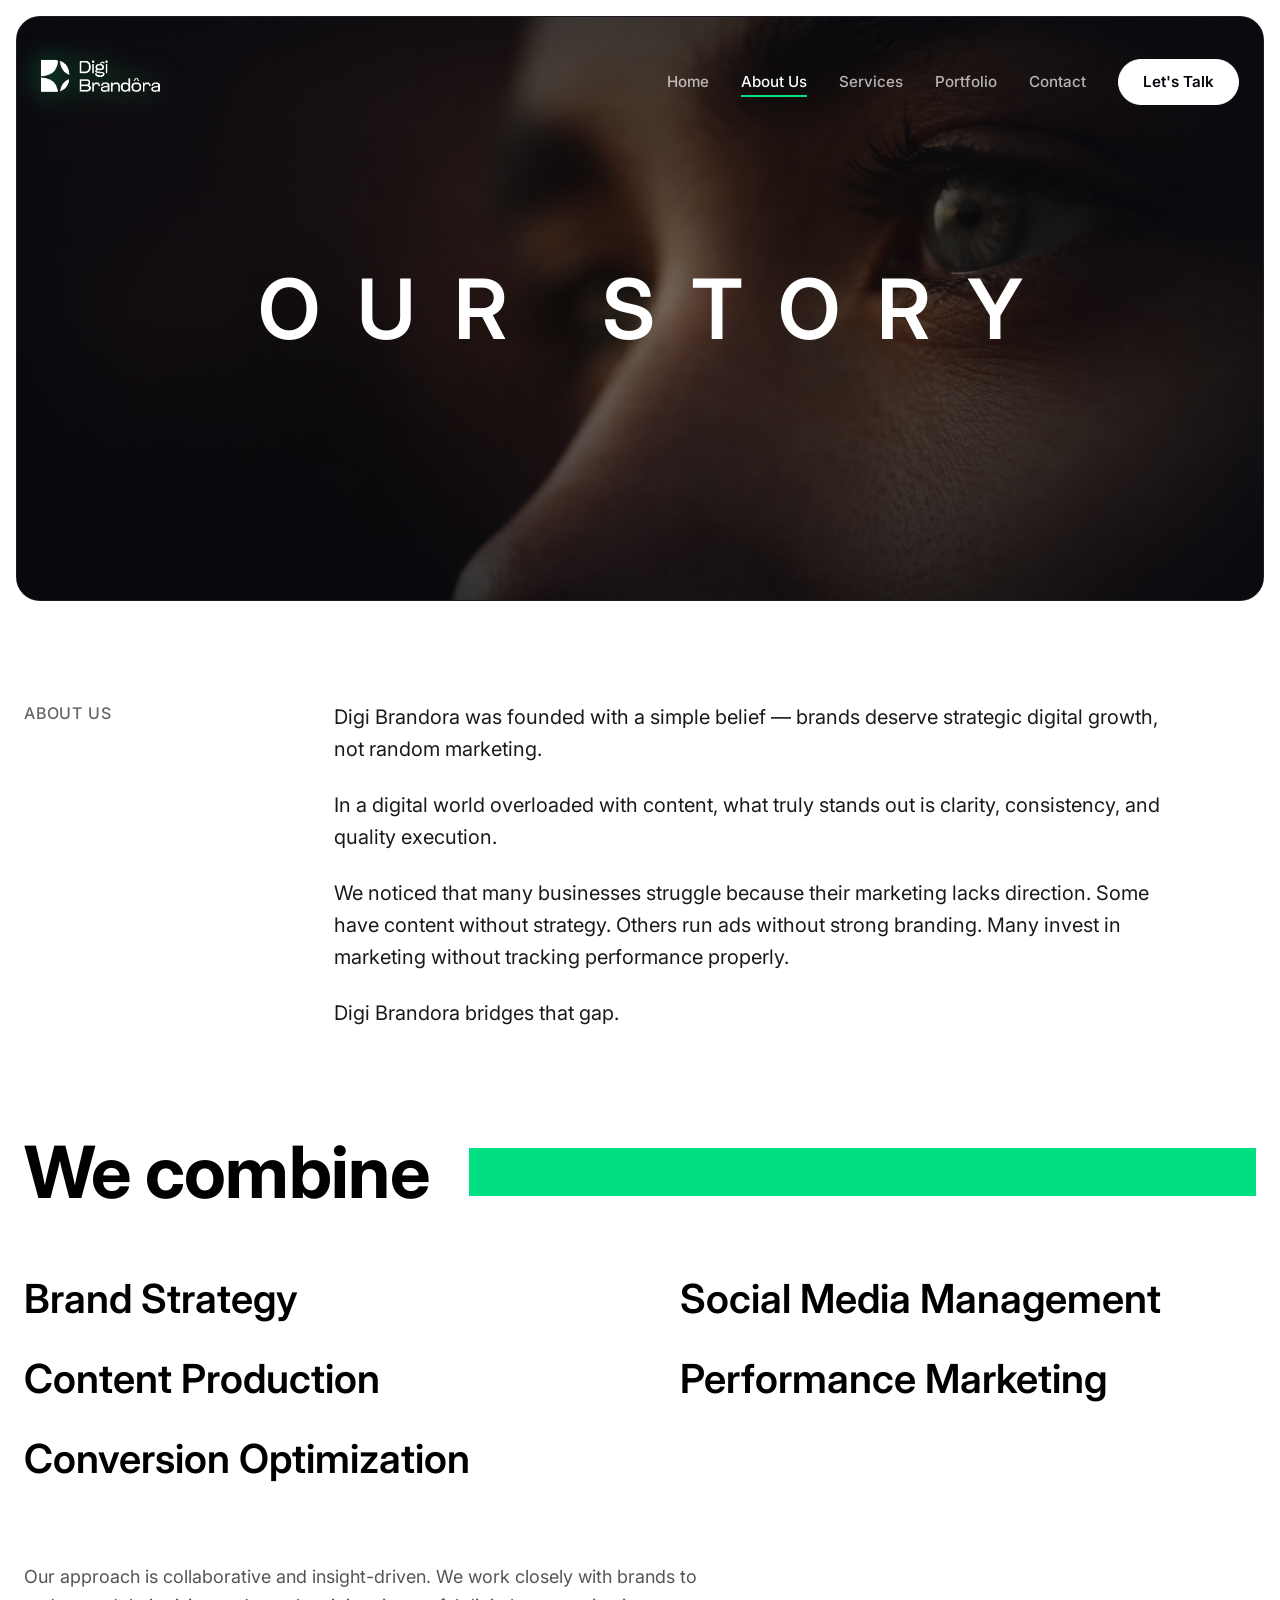
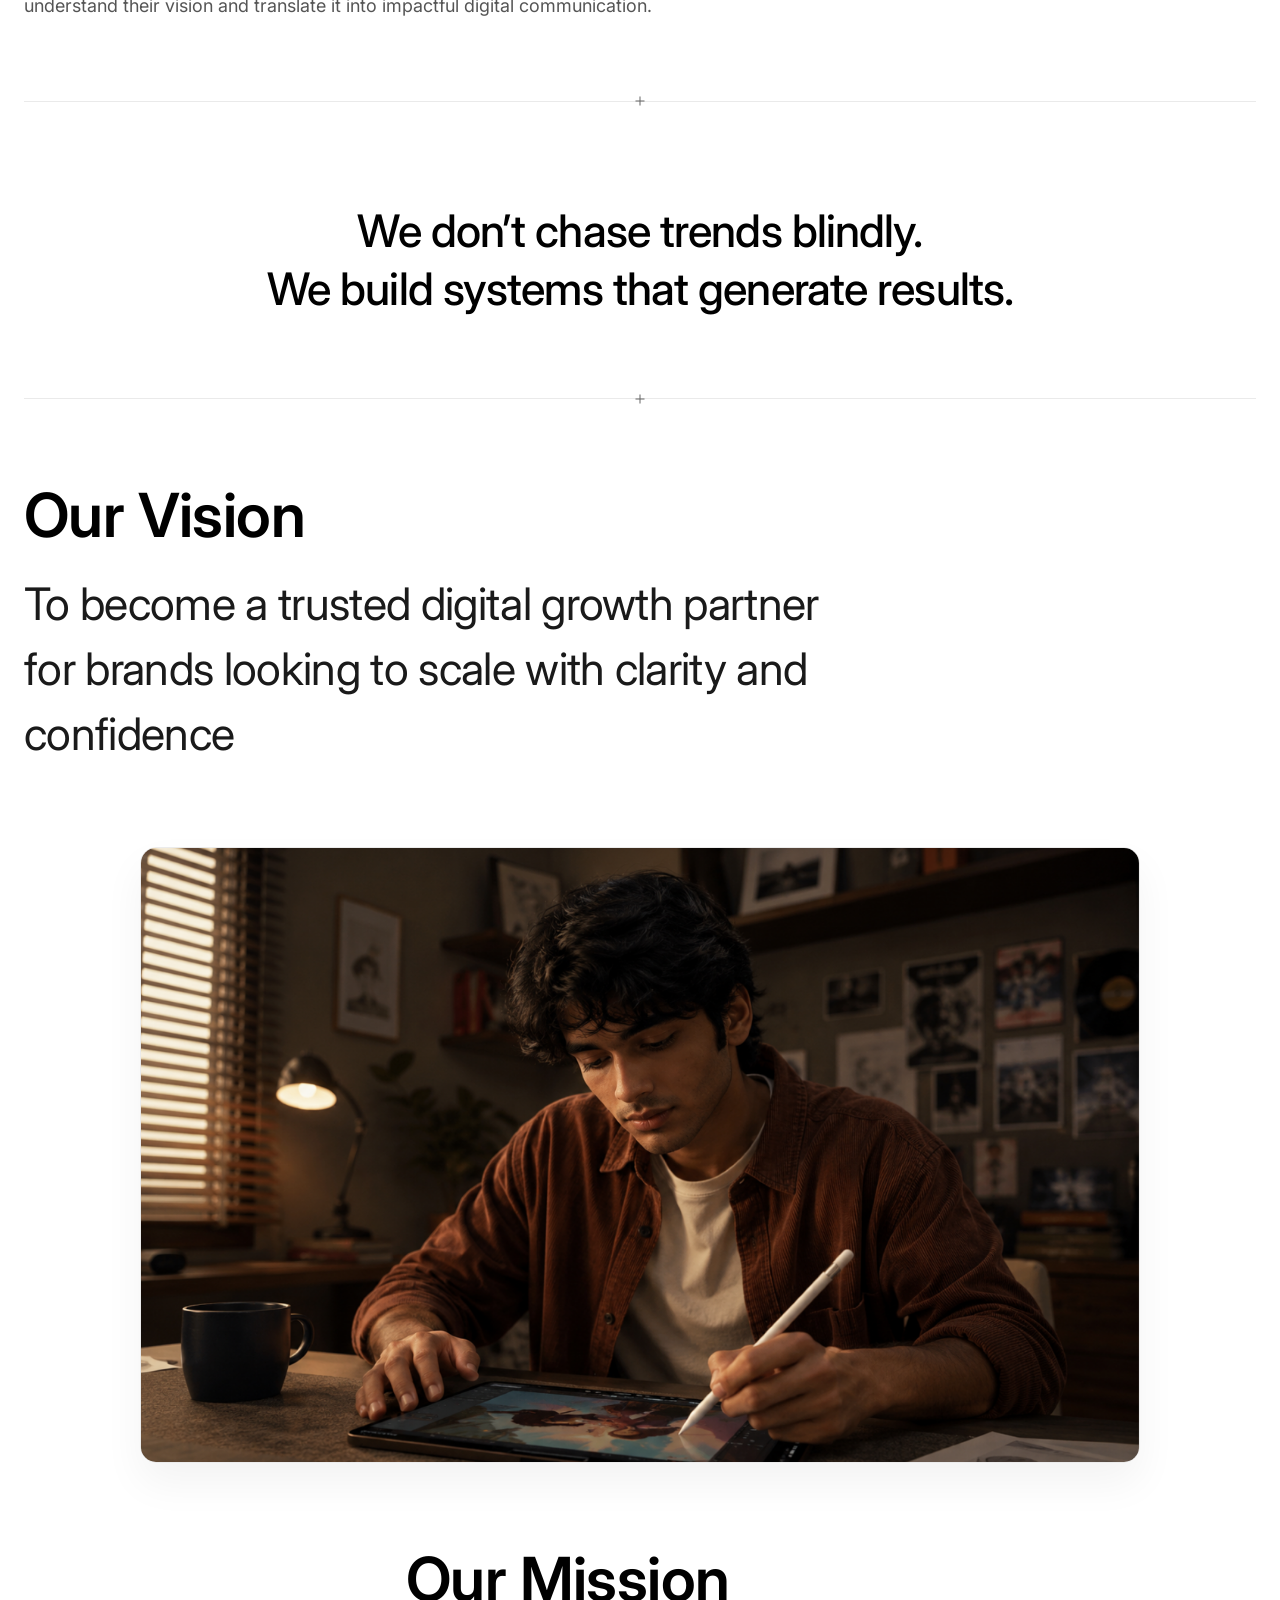
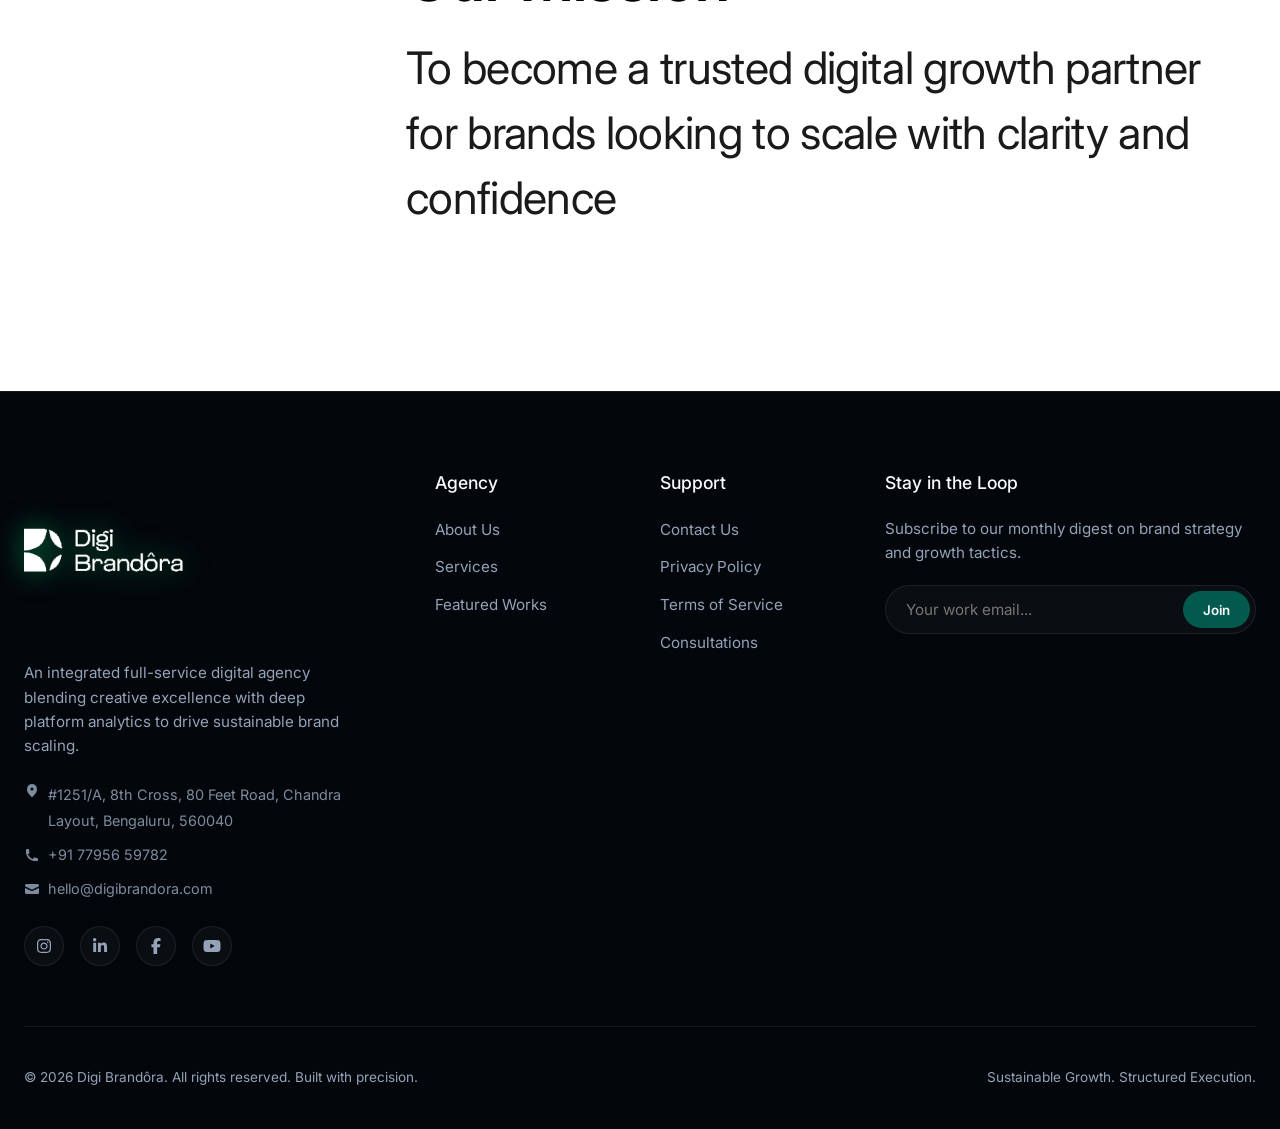
<file: about.html>
<!DOCTYPE html>
<html lang="en">
<head>
  <meta charset="UTF-8">
  <meta name="viewport" content="width=device-width, initial-scale=1.0">
  <meta name="description" content="Learn about Digi Brandora's origin story, our vision, and mission to deliver structured digital growth solutions for modern brands.">
  <title>About Us | Digi Brandora</title>
  <link rel="stylesheet" href="styles.css?v=2.7">
  <link rel="icon" type="image/svg+xml" href="data:image/svg+xml,<svg xmlns='http://www.w3.org/2000/svg' viewBox='0 0 32 32'><circle cx='16' cy='10' r='6' stroke='%2310b981' stroke-width='2.5' fill='none'/><circle cx='10' cy='18' r='6' stroke='%2310b981' stroke-width='2.5' fill='none'/><circle cx='22' cy='18' r='6' stroke='%2310b981' stroke-width='2.5' fill='none'/></svg>">
</head>
<body class="about-editorial-page ">
  

  <!-- --- HERO VIEWPORT CONTAINER CARD --- -->
  <div class="about-hero-container">
    <img src="Images/about-us-hero.avif" alt="Digi Brandora Story Hero" class="about-hero-bg">

    <!-- --- HEADER NAVBAR --- -->
    <header class="header" id="mainHeader">
      <div class="container">
        <a href="index.html" class="logo" id="logoLink">
          <span class="logo-icon">
            <img src="Images/logo.avif" alt="Digi Brandôra Logo" class="logo-img-mark">
          </span></a>
        
        <button class="menu-toggle" id="menuToggle" aria-label="Toggle Navigation Menu">
          <span></span>
          <span></span>
          <span></span>
        </button>

        <ul class="nav-menu" id="navMenu">
          <li><a href="index.html" class="nav-link">Home</a></li>
          <li><a href="about.html" class="nav-link active">About Us</a></li>
          <li><a href="services.html" class="nav-link">Services</a></li>
          <li><a href="portfolio.html" class="nav-link">Portfolio</a></li>
          <li><a href="contact.html" class="nav-link">Contact</a></li>
          <li><a href="#" class="btn btn-talk" data-open-modal="strategyModal">Let's Talk</a></li>
        </ul>
      </div>
    </header>

    <div class="about-hero-center">
      <h1 class="about-hero-title reveal">Our Story</h1>
    </div>
  </div>

  <!-- --- CORE EDITORIAL SECTION --- -->
  <section class="about-content-sec">
    <div class="container">
      
      <!-- Intro Grid Section -->
      <div class="about-intro-grid reveal">
        <div class="about-label">About us</div>
        <div class="about-intro-text-block">
          <p class="about-intro-desc">
            Digi Brandora was founded with a simple belief — brands deserve strategic digital growth, not random marketing.
          </p>
          <p class="about-intro-desc">
            In a digital world overloaded with content, what truly stands out is clarity, consistency, and quality execution.
          </p>
          <p class="about-intro-desc">
            We noticed that many businesses struggle because their marketing lacks direction. Some have content without strategy. Others run ads without strong branding. Many invest in marketing without tracking performance properly.
          </p>
          <p class="about-intro-desc">
            Digi Brandora bridges that gap.
          </p>
        </div>
      </div>

      <!-- "We combine" Section with solid green block -->
      <div class="we-combine-container reveal">
        <h2 class="we-combine-title">We combine</h2>
        <div class="we-combine-bar"></div>
      </div>

      <!-- 2-Column Pillars Grid -->
      <div class="about-pillars-grid reveal">
        <div class="about-pillar-item">Brand Strategy</div>
        <div class="about-pillar-item">Social Media Management</div>
        <div class="about-pillar-item">Content Production</div>
        <div class="about-pillar-item">Performance Marketing</div>
        <div class="about-pillar-item">Conversion Optimization</div>
      </div>

      <!-- Outro Paragraph -->
      <p class="about-outro-text reveal">
        Our approach is collaborative and insight-driven. We work closely with brands to understand their vision and translate it into impactful digital communication.
      </p>

      <!-- Blueprint Divider -->
      <div class="blueprint-line-x" style="margin: 80px 0;">
        <span class="blueprint-plus" style="left: 50%; transform: translate(-50%, -50%);"></span>
      </div>

      <!-- --- VISION & MISSION SECTION --- -->
      <div class="about-additions-sec reveal">
        <!-- Centered Main Quote -->
        <h2 class="about-additions-quote">
          We don’t chase trends blindly.<br>We build systems that generate results.
        </h2>

        <!-- Divider with centered plus -->
        <div class="blueprint-line-x" style="margin: 80px 0;">
          <span class="blueprint-plus" style="left: 50%; transform: translate(-50%, -50%);"></span>
        </div>

        <!-- Our Vision -->
        <div class="about-vision-sec">
          <h3 class="about-vision-title">Our Vision</h3>
          <p class="about-vision-desc">
            To become a trusted digital growth partner for brands looking to scale with clarity and confidence
          </p>
        </div>

        <!-- Centerpiece iPad man visual -->
        <div class="about-center-visual">
          <img src="Images/about-hero-figma.png" alt="Digi Brandora Core Vision Centerpiece" class="about-center-img">
        </div>

        <!-- Our Mission -->
        <div class="about-mission-sec" style="margin-bottom: 40px;">
          <h3 class="about-mission-title">Our Mission</h3>
          <p class="about-mission-desc">
            To become a trusted digital growth partner for brands looking to scale with clarity and confidence
          </p>
        </div>
      </div>

    </div>
  </section>

  <!-- --- FOOTER --- -->
  <footer class="footer">
    <div class="container">
      <div class="footer-grid">
        <div class="footer-brand">
          <a href="index.html" class="logo" style="color: var(--clr-text-light);">
            <span class="logo-icon">
              <img src="Images/logo.avif" alt="Digi Brandôra Logo" class="logo-img-mark">
            </span></a>
          <p>
            An integrated full-service digital agency blending creative excellence with deep platform analytics to drive sustainable brand scaling.
          </p>
                    <p style="margin-top: 15px; font-size: 0.9rem; opacity: 0.85; line-height: 1.8; display: flex; flex-direction: column; gap: 8px;">
            <span style="display: flex; align-items: flex-start; gap: 8px;">
              <svg xmlns="http://www.w3.org/2000/svg" viewBox="0 0 16 16" fill="currentColor" style="width: 16px; height: 16px; flex-shrink: 0;"><path fill-rule="evenodd" d="m7.539 14.841.003.003.002.002a.755.755 0 0 0 .912 0l.002-.002.003-.003.012-.009a5.57 5.57 0 0 0 .19-.153 15.588 15.588 0 0 0 2.046-2.082c1.101-1.362 2.291-3.342 2.291-5.597A5 5 0 0 0 3 7c0 2.255 1.19 4.235 2.292 5.597a15.591 15.591 0 0 0 2.046 2.082 8.916 8.916 0 0 0 .189.153l.012.01ZM8 8.5a1.5 1.5 0 1 0 0-3 1.5 1.5 0 0 0 0 3Z" clip-rule="evenodd" /></svg>
              <span>#1251/A, 8th Cross, 80 Feet Road, Chandra Layout, Bengaluru, 560040</span>
            </span>
            <span style="display: flex; align-items: center; gap: 8px;">
              <svg xmlns="http://www.w3.org/2000/svg" viewBox="0 0 16 16" fill="currentColor" style="width: 16px; height: 16px; flex-shrink: 0;"><path fill-rule="evenodd" d="m3.855 7.286 1.067-.534a1 1 0 0 0 .542-1.046l-.44-2.858A1 1 0 0 0 4.036 2H3a1 1 0 0 0-1 1v2c0 .709.082 1.4.238 2.062a9.012 9.012 0 0 0 6.7 6.7A9.024 9.024 0 0 0 11 14h2a1 1 0 0 0 1-1v-1.036a1 1 0 0 0-.848-.988l-2.858-.44a1 1 0 0 0-1.046.542l-.534 1.067a7.52 7.52 0 0 1-4.86-4.859Z" clip-rule="evenodd" /></svg>
              <a href="tel:7795659782" style="color: inherit;">+91 77956 59782</a>
            </span>
            <span style="display: flex; align-items: center; gap: 8px;">
              <svg xmlns="http://www.w3.org/2000/svg" viewBox="0 0 16 16" fill="currentColor" style="width: 16px; height: 16px; flex-shrink: 0;"><path d="M2.5 3A1.5 1.5 0 0 0 1 4.5v.793c.026.009.051.02.076.032L7.674 8.51c.206.1.446.1.652 0l6.598-3.185A.755.755 0 0 1 15 5.293V4.5A1.5 1.5 0 0 0 13.5 3h-11Z" /><path d="M15 6.954 8.978 9.86a2.25 2.25 0 0 1-1.956 0L1 6.954V11.5A1.5 1.5 0 0 0 2.5 13h11a1.5 1.5 0 0 0 1.5-1.5V6.954Z" /></svg>
              <a href="mailto:hello@digibrandora.com" style="color: inherit;">hello@digibrandora.com</a>
            </span>
          </p>
                    <div class="social-links">
            <a href="https://www.instagram.com/digi_brandora?igsh=MTI4Nm9yNnhmbGdydQ%3D%3D&utm_source=qr" class="social-link" aria-label="Instagram" target="_blank"><svg xmlns="http://www.w3.org/2000/svg" viewBox="0 0 640 640" fill="currentColor" style="width: 20px; height: 20px; flex-shrink: 0;"><path d="M320.3 205C256.8 204.8 205.2 256.2 205 319.7C204.8 383.2 256.2 434.8 319.7 435C383.2 435.2 434.8 383.8 435 320.3C435.2 256.8 383.8 205.2 320.3 205zM319.7 245.4C360.9 245.2 394.4 278.5 394.6 319.7C394.8 360.9 361.5 394.4 320.3 394.6C279.1 394.8 245.6 361.5 245.4 320.3C245.2 279.1 278.5 245.6 319.7 245.4zM413.1 200.3C413.1 185.5 425.1 173.5 439.9 173.5C454.7 173.5 466.7 185.5 466.7 200.3C466.7 215.1 454.7 227.1 439.9 227.1C425.1 227.1 413.1 215.1 413.1 200.3zM542.8 227.5C541.1 191.6 532.9 159.8 506.6 133.6C480.4 107.4 448.6 99.2 412.7 97.4C375.7 95.3 264.8 95.3 227.8 97.4C192 99.1 160.2 107.3 133.9 133.5C107.6 159.7 99.5 191.5 97.7 227.4C95.6 264.4 95.6 375.3 97.7 412.3C99.4 448.2 107.6 480 133.9 506.2C160.2 532.4 191.9 540.6 227.8 542.4C264.8 544.5 375.7 544.5 412.7 542.4C448.6 540.7 480.4 532.5 506.6 506.2C532.8 480 541 448.2 542.8 412.3C544.9 375.3 544.9 264.5 542.8 227.5zM495 452C487.2 471.6 472.1 486.7 452.4 494.6C422.9 506.3 352.9 503.6 320.3 503.6C287.7 503.6 217.6 506.2 188.2 494.6C168.6 486.8 153.5 471.7 145.6 452C133.9 422.5 136.6 352.5 136.6 319.9C136.6 287.3 134 217.2 145.6 187.8C153.4 168.2 168.5 153.1 188.2 145.2C217.7 133.5 287.7 136.2 320.3 136.2C352.9 136.2 423 133.6 452.4 145.2C472 153 487.1 168.1 495 187.8C506.7 217.3 504 287.3 504 319.9C504 352.5 506.7 422.6 495 452z"/></svg></a>
            <a href="https://www.linkedin.com/company/digi-brandora/" class="social-link" aria-label="LinkedIn" target="_blank"><svg xmlns="http://www.w3.org/2000/svg" viewBox="0 0 640 640" fill="currentColor" style="width: 20px; height: 20px; flex-shrink: 0;"><path d="M196.3 512L103.4 512L103.4 212.9L196.3 212.9L196.3 512zM149.8 172.1C120.1 172.1 96 147.5 96 117.8C96 103.5 101.7 89.9 111.8 79.8C121.9 69.7 135.6 64 149.8 64C164 64 177.7 69.7 187.8 79.8C197.9 89.9 203.6 103.6 203.6 117.8C203.6 147.5 179.5 172.1 149.8 172.1zM543.9 512L451.2 512L451.2 366.4C451.2 331.7 450.5 287.2 402.9 287.2C354.6 287.2 347.2 324.9 347.2 363.9L347.2 512L254.4 512L254.4 212.9L343.5 212.9L343.5 253.7L344.8 253.7C357.2 230.2 387.5 205.4 432.7 205.4C526.7 205.4 544 267.3 544 347.7L544 512L543.9 512z"/></svg></a>
            <a href="https://www.facebook.com/share/1Gtc6aXpwQ/?mibextid=wwXIfr" class="social-link" aria-label="Facebook" target="_blank"><svg xmlns="http://www.w3.org/2000/svg" viewBox="0 0 640 640" fill="currentColor" style="width: 20px; height: 20px; flex-shrink: 0;"><path d="M240 363.3L240 576L356 576L356 363.3L442.5 363.3L460.5 265.5L356 265.5L356 230.9C356 179.2 376.3 159.4 428.7 159.4C445 159.4 458.1 159.8 465.7 160.6L465.7 71.9C451.4 68 416.4 64 396.2 64C289.3 64 240 114.5 240 223.4L240 265.5L174 265.5L174 363.3L240 363.3z"/></svg></a>
            <a href="https://youtube.com/@digibrandora?si=7ONaBwd1D4lMhy1C" class="social-link" aria-label="YouTube" target="_blank"><svg xmlns="http://www.w3.org/2000/svg" viewBox="0 0 640 640" fill="currentColor" style="width: 20px; height: 20px; flex-shrink: 0;"><path d="M581.7 188.1C575.5 164.4 556.9 145.8 533.4 139.5C490.9 128 320.1 128 320.1 128C320.1 128 149.3 128 106.7 139.5C83.2 145.8 64.7 164.4 58.4 188.1C47 231 47 320.4 47 320.4C47 320.4 47 409.8 58.4 452.7C64.7 476.3 83.2 494.2 106.7 500.5C149.3 512 320.1 512 320.1 512C320.1 512 490.9 512 533.5 500.5C557 494.2 575.5 476.3 581.8 452.7C593.2 409.8 593.2 320.4 593.2 320.4C593.2 320.4 593.2 231 581.8 188.1zM264.2 401.6L264.2 239.2L406.9 320.4L264.2 401.6z"/></svg></a>
          </div>
        </div>

        <div class="footer-links">
          <h5>Agency</h5>
          <ul>
            <li><a href="about.html">About Us</a></li>
            <li><a href="services.html">Services</a></li>
            <li><a href="portfolio.html">Featured Works</a></li>
          </ul>
        </div>

        <div class="footer-links">
          <h5>Support</h5>
          <ul>
            <li><a href="contact.html">Contact Us</a></li>
            <li><a href="about.html">Privacy Policy</a></li>
            <li><a href="about.html">Terms of Service</a></li>
            <li><a href="contact.html">Consultations</a></li>
          </ul>
        </div>

        <div class="footer-newsletter">
          <h5>Stay in the Loop</h5>
          <p>Subscribe to our monthly digest on brand strategy and growth tactics.</p>
          <form class="newsletter-form">
            <input type="email" class="newsletter-input" placeholder="Your work email..." required>
            <button type="submit" class="newsletter-submit">Join</button>
          </form>
        </div>
      </div>

      <div class="footer-bottom">
        <p>&copy; 2026 Digi Brandôra. All rights reserved. Built with precision.</p>
        <p>Sustainable Growth. Structured Execution.</p>
      </div>
    </div>
  </footer>

  <!-- --- BOOKING CALENDAR MODAL --- -->
  <div class="modal-overlay" id="strategyModal">
    <div class="modal-box">
      <button class="modal-close-btn">&times;</button>
      <h3 class="modal-title">Book a Free Strategy Call</h3>
      <p class="modal-desc">Select a date and preferred slot below. Our strategist will align directly with you.</p>
      
      <div class="booking-calendar-wrapper">
        <div class="form-group">
          <label for="bookingDate" class="form-label">1. Preferred Date *</label>
          <input type="date" id="bookingDate" class="form-control" min="2026-05-30">
        </div>

        <div class="form-group">
          <label class="form-label">2. Preferred Time Slot (IST) *</label>
          <div class="time-slot-grid">
            <button class="time-slot-btn">10:00 AM</button>
            <button class="time-slot-btn">11:30 AM</button>
            <button class="time-slot-btn">01:00 PM</button>
            <button class="time-slot-btn">02:30 PM</button>
            <button class="time-slot-btn">04:00 PM</button>
            <button class="time-slot-btn">05:30 PM</button>
          </div>
        </div>

        <button class="btn btn-primary" id="bookConfirmBtn" style="margin-top: 20px; width: 100%;">Confirm Booking slot</button>
      </div>
    </div>
  </div>

  <!-- GSAP & SplitType -->
  <script src="app.js"></script>
</body>
</html>
</file>
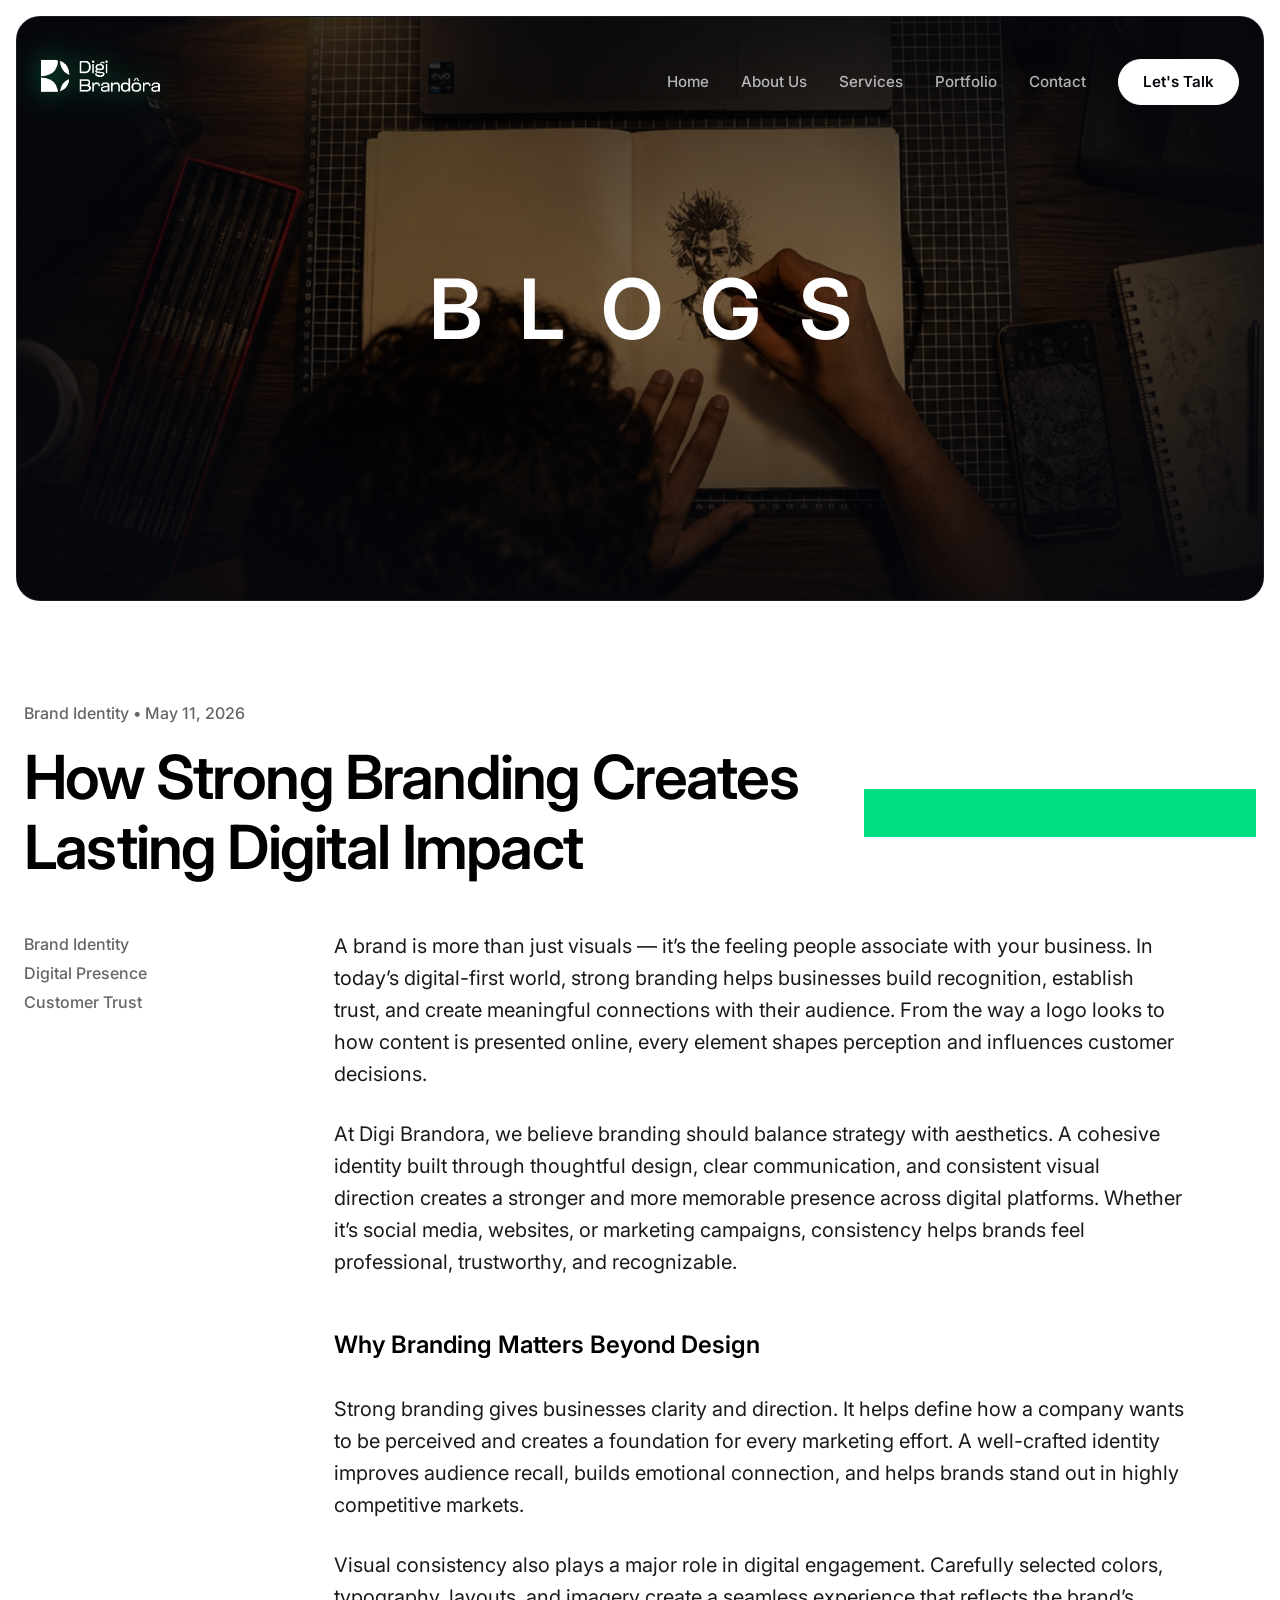
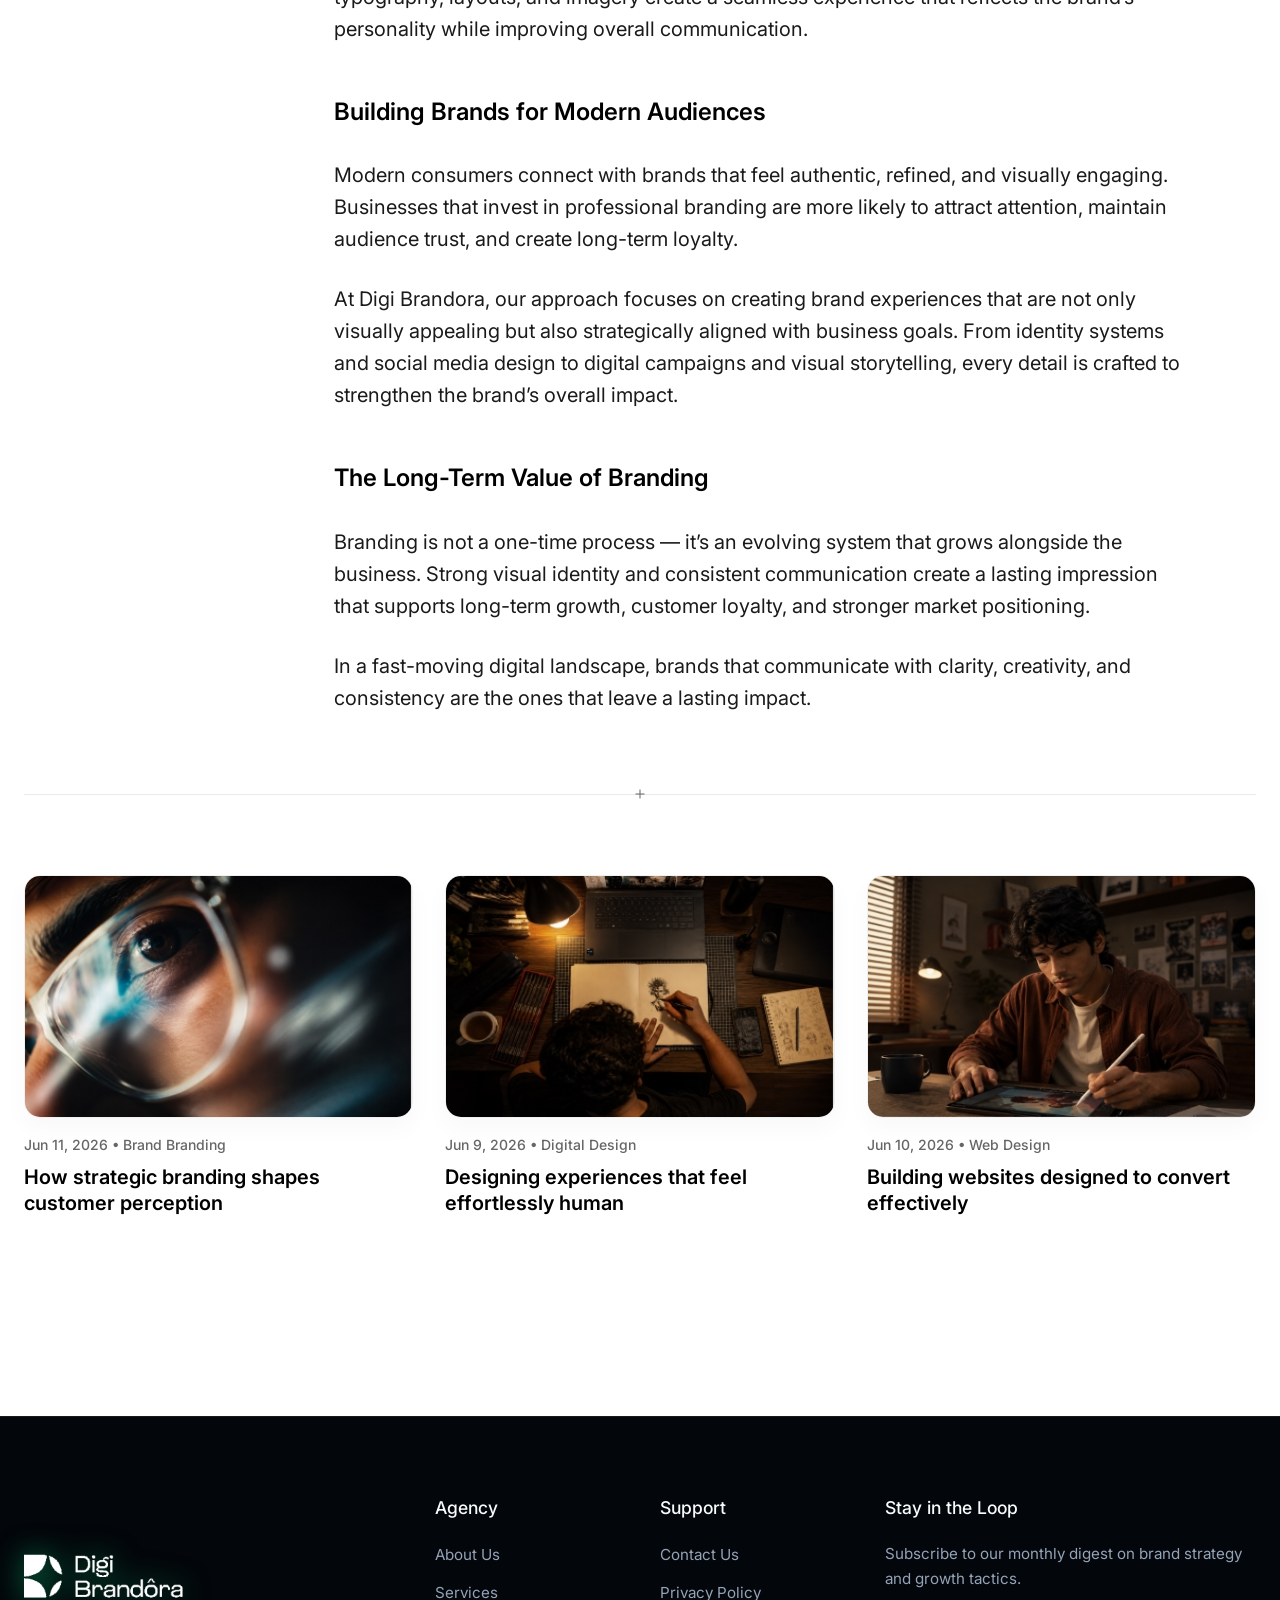
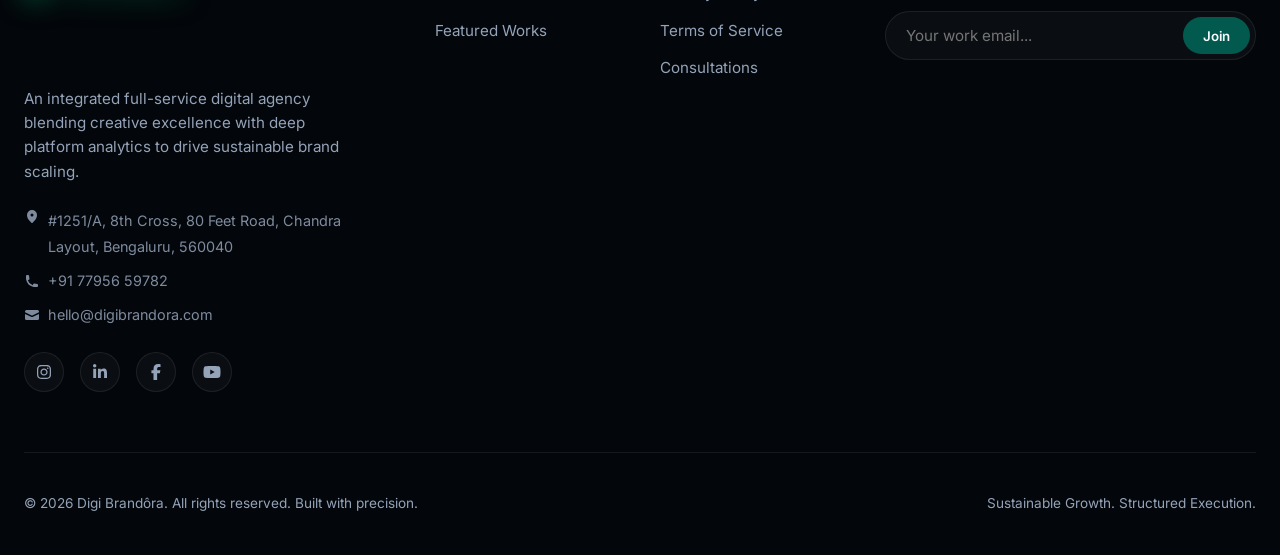
<file: blog.html>
<!DOCTYPE html>
<html lang="en">
<head>
  <meta charset="UTF-8">
  <meta name="viewport" content="width=device-width, initial-scale=1.0">
  <meta name="description" content="Explore Digi Brandora's insights on brand strategy, digital presence, visual production, and conversion design.">
  <title>Blog | Digi Brandora</title>
  <link rel="stylesheet" href="styles.css?v=2.7">
  <link rel="icon" type="image/svg+xml" href="data:image/svg+xml,<svg xmlns='http://www.w3.org/2000/svg' viewBox='0 0 32 32'><circle cx='16' cy='10' r='6' stroke='%2310b981' stroke-width='2.5' fill='none'/><circle cx='10' cy='18' r='6' stroke='%2310b981' stroke-width='2.5' fill='none'/><circle cx='22' cy='18' r='6' stroke='%2310b981' stroke-width='2.5' fill='none'/></svg>">
</head>
<body >
  

  <!-- --- BLOG HERO VIEWPORT CONTAINER CARD --- -->
  <div class="blog-hero-container">
    <img src="Images/Blog-page/blog-page-hero.avif" alt="Digi Brandora Insights Blog Hero" class="blog-hero-bg">

    <!-- --- HEADER NAVBAR --- -->
    <header class="header" id="mainHeader">
      <div class="container">
        <a href="index.html" class="logo" id="logoLink">
          <span class="logo-icon">
            <img src="Images/logo.avif" alt="Digi Brandôra Logo" class="logo-img-mark">
          </span></a>
        
        <button class="menu-toggle" id="menuToggle" aria-label="Toggle Navigation Menu">
          <span></span>
          <span></span>
          <span></span>
        </button>

        <ul class="nav-menu" id="navMenu">
          <li><a href="index.html" class="nav-link">Home</a></li>
          <li><a href="about.html" class="nav-link">About Us</a></li>
          <li><a href="services.html" class="nav-link">Services</a></li>
          <li><a href="portfolio.html" class="nav-link">Portfolio</a></li>
          <li><a href="contact.html" class="nav-link">Contact</a></li>
          <li><a href="#" class="btn btn-talk" data-open-modal="strategyModal">Let's Talk</a></li>
        </ul>
      </div>
    </header>

    <!-- Centered title -->
    <div class="blog-hero-center">
      <h1 class="blog-hero-title reveal">Blogs</h1>
    </div>
  </div>

  <!-- --- BLOG MAIN CONTENT SECTION --- -->
  <section class="blog-content-sec">
    <div class="container">
      
      <!-- Top Title Block with Green bar -->
      <div class="blog-header-block reveal">
        <span class="blog-meta-top">Brand Identity &bull; May 11, 2026</span>
        <div class="blog-title-row">
          <h1 class="blog-main-title">How Strong Branding Creates Lasting Digital Impact</h1>
          <div class="blog-green-bar"></div>
        </div>
      </div>

      <!-- Main Body Content Grid -->
      <div class="blog-body-grid reveal">
        
        <!-- Left: Meta categories stacked -->
        <div class="blog-sidebar-meta">
          <div>Brand Identity</div>
          <div>Digital Presence</div>
          <div>Customer Trust</div>
        </div>

        <!-- Right: Paragraph blocks -->
        <div class="blog-paragraphs">
          <p>
            A brand is more than just visuals — it’s the feeling people associate with your business. In today’s digital-first world, strong branding helps businesses build recognition, establish trust, and create meaningful connections with their audience. From the way a logo looks to how content is presented online, every element shapes perception and influences customer decisions.
          </p>
          <p>
            At Digi Brandora, we believe branding should balance strategy with aesthetics. A cohesive identity built through thoughtful design, clear communication, and consistent visual direction creates a stronger and more memorable presence across digital platforms. Whether it’s social media, websites, or marketing campaigns, consistency helps brands feel professional, trustworthy, and recognizable.
          </p>

          <strong>Why Branding Matters Beyond Design</strong>
          <p>
            Strong branding gives businesses clarity and direction. It helps define how a company wants to be perceived and creates a foundation for every marketing effort. A well-crafted identity improves audience recall, builds emotional connection, and helps brands stand out in highly competitive markets.
          </p>
          <p>
            Visual consistency also plays a major role in digital engagement. Carefully selected colors, typography, layouts, and imagery create a seamless experience that reflects the brand’s personality while improving overall communication.
          </p>

          <strong>Building Brands for Modern Audiences</strong>
          <p>
            Modern consumers connect with brands that feel authentic, refined, and visually engaging. Businesses that invest in professional branding are more likely to attract attention, maintain audience trust, and create long-term loyalty.
          </p>
          <p>
            At Digi Brandora, our approach focuses on creating brand experiences that are not only visually appealing but also strategically aligned with business goals. From identity systems and social media design to digital campaigns and visual storytelling, every detail is crafted to strengthen the brand’s overall impact.
          </p>

          <strong>The Long-Term Value of Branding</strong>
          <p>
            Branding is not a one-time process — it’s an evolving system that grows alongside the business. Strong visual identity and consistent communication create a lasting impression that supports long-term growth, customer loyalty, and stronger market positioning.
          </p>
          <p>
            In a fast-moving digital landscape, brands that communicate with clarity, creativity, and consistency are the ones that leave a lasting impact.
          </p>
        </div>

      </div>

      <!-- Blueprint Divider -->
      <div class="blueprint-line-x" style="margin: 80px 0;">
        <span class="blueprint-plus" style="left: 50%; transform: translate(-50%, -50%);"></span>
      </div>

      <!-- Bottom 3-Card Grid Showcase -->
      <div class="blog-posts-grid reveal">
        
        <!-- Post 1 -->
        <a href="#" class="blog-post-card">
          <div class="blog-post-img-frame">
            <img src="Images/Blog-page/blog-2.avif" alt="How strategic branding shapes customer perception" class="blog-post-img">
          </div>
          <div class="blog-post-meta">Jun 11, 2026 &bull; Brand Branding</div>
          <h4 class="blog-post-title">How strategic branding shapes customer perception</h4>
        </a>

        <!-- Post 2 -->
        <a href="#" class="blog-post-card">
          <div class="blog-post-img-frame">
            <img src="Images/Blog-page/blog-3.avif" alt="Designing experiences that feel effortlessly human" class="blog-post-img">
          </div>
          <div class="blog-post-meta">Jun 9, 2026 &bull; Digital Design</div>
          <h4 class="blog-post-title">Designing experiences that feel effortlessly human</h4>
        </a>

        <!-- Post 3 -->
        <a href="#" class="blog-post-card">
          <div class="blog-post-img-frame">
            <img src="Images/Blog-page/blog-4.avif" alt="Building websites designed to convert effectively" class="blog-post-img">
          </div>
          <div class="blog-post-meta">Jun 10, 2026 &bull; Web Design</div>
          <h4 class="blog-post-title">Building websites designed to convert effectively</h4>
        </a>

      </div>

    </div>
  </section>

  <!-- --- FOOTER --- -->
  <footer class="footer">
    <div class="container">
      <div class="footer-grid">
        <div class="footer-brand">
          <a href="index.html" class="logo" style="color: var(--clr-text-light);">
            <span class="logo-icon">
              <img src="Images/logo.avif" alt="Digi Brandôra Logo" class="logo-img-mark">
            </span></a>
          <p>
            An integrated full-service digital agency blending creative excellence with deep platform analytics to drive sustainable brand scaling.
          </p>
                    <p style="margin-top: 15px; font-size: 0.9rem; opacity: 0.85; line-height: 1.8; display: flex; flex-direction: column; gap: 8px;">
            <span style="display: flex; align-items: flex-start; gap: 8px;">
              <svg xmlns="http://www.w3.org/2000/svg" viewBox="0 0 16 16" fill="currentColor" style="width: 16px; height: 16px; flex-shrink: 0;"><path fill-rule="evenodd" d="m7.539 14.841.003.003.002.002a.755.755 0 0 0 .912 0l.002-.002.003-.003.012-.009a5.57 5.57 0 0 0 .19-.153 15.588 15.588 0 0 0 2.046-2.082c1.101-1.362 2.291-3.342 2.291-5.597A5 5 0 0 0 3 7c0 2.255 1.19 4.235 2.292 5.597a15.591 15.591 0 0 0 2.046 2.082 8.916 8.916 0 0 0 .189.153l.012.01ZM8 8.5a1.5 1.5 0 1 0 0-3 1.5 1.5 0 0 0 0 3Z" clip-rule="evenodd" /></svg>
              <span>#1251/A, 8th Cross, 80 Feet Road, Chandra Layout, Bengaluru, 560040</span>
            </span>
            <span style="display: flex; align-items: center; gap: 8px;">
              <svg xmlns="http://www.w3.org/2000/svg" viewBox="0 0 16 16" fill="currentColor" style="width: 16px; height: 16px; flex-shrink: 0;"><path fill-rule="evenodd" d="m3.855 7.286 1.067-.534a1 1 0 0 0 .542-1.046l-.44-2.858A1 1 0 0 0 4.036 2H3a1 1 0 0 0-1 1v2c0 .709.082 1.4.238 2.062a9.012 9.012 0 0 0 6.7 6.7A9.024 9.024 0 0 0 11 14h2a1 1 0 0 0 1-1v-1.036a1 1 0 0 0-.848-.988l-2.858-.44a1 1 0 0 0-1.046.542l-.534 1.067a7.52 7.52 0 0 1-4.86-4.859Z" clip-rule="evenodd" /></svg>
              <a href="tel:7795659782" style="color: inherit;">+91 77956 59782</a>
            </span>
            <span style="display: flex; align-items: center; gap: 8px;">
              <svg xmlns="http://www.w3.org/2000/svg" viewBox="0 0 16 16" fill="currentColor" style="width: 16px; height: 16px; flex-shrink: 0;"><path d="M2.5 3A1.5 1.5 0 0 0 1 4.5v.793c.026.009.051.02.076.032L7.674 8.51c.206.1.446.1.652 0l6.598-3.185A.755.755 0 0 1 15 5.293V4.5A1.5 1.5 0 0 0 13.5 3h-11Z" /><path d="M15 6.954 8.978 9.86a2.25 2.25 0 0 1-1.956 0L1 6.954V11.5A1.5 1.5 0 0 0 2.5 13h11a1.5 1.5 0 0 0 1.5-1.5V6.954Z" /></svg>
              <a href="mailto:hello@digibrandora.com" style="color: inherit;">hello@digibrandora.com</a>
            </span>
          </p>
                    <div class="social-links">
            <a href="https://www.instagram.com/digi_brandora?igsh=MTI4Nm9yNnhmbGdydQ%3D%3D&utm_source=qr" class="social-link" aria-label="Instagram" target="_blank"><svg xmlns="http://www.w3.org/2000/svg" viewBox="0 0 640 640" fill="currentColor" style="width: 20px; height: 20px; flex-shrink: 0;"><path d="M320.3 205C256.8 204.8 205.2 256.2 205 319.7C204.8 383.2 256.2 434.8 319.7 435C383.2 435.2 434.8 383.8 435 320.3C435.2 256.8 383.8 205.2 320.3 205zM319.7 245.4C360.9 245.2 394.4 278.5 394.6 319.7C394.8 360.9 361.5 394.4 320.3 394.6C279.1 394.8 245.6 361.5 245.4 320.3C245.2 279.1 278.5 245.6 319.7 245.4zM413.1 200.3C413.1 185.5 425.1 173.5 439.9 173.5C454.7 173.5 466.7 185.5 466.7 200.3C466.7 215.1 454.7 227.1 439.9 227.1C425.1 227.1 413.1 215.1 413.1 200.3zM542.8 227.5C541.1 191.6 532.9 159.8 506.6 133.6C480.4 107.4 448.6 99.2 412.7 97.4C375.7 95.3 264.8 95.3 227.8 97.4C192 99.1 160.2 107.3 133.9 133.5C107.6 159.7 99.5 191.5 97.7 227.4C95.6 264.4 95.6 375.3 97.7 412.3C99.4 448.2 107.6 480 133.9 506.2C160.2 532.4 191.9 540.6 227.8 542.4C264.8 544.5 375.7 544.5 412.7 542.4C448.6 540.7 480.4 532.5 506.6 506.2C532.8 480 541 448.2 542.8 412.3C544.9 375.3 544.9 264.5 542.8 227.5zM495 452C487.2 471.6 472.1 486.7 452.4 494.6C422.9 506.3 352.9 503.6 320.3 503.6C287.7 503.6 217.6 506.2 188.2 494.6C168.6 486.8 153.5 471.7 145.6 452C133.9 422.5 136.6 352.5 136.6 319.9C136.6 287.3 134 217.2 145.6 187.8C153.4 168.2 168.5 153.1 188.2 145.2C217.7 133.5 287.7 136.2 320.3 136.2C352.9 136.2 423 133.6 452.4 145.2C472 153 487.1 168.1 495 187.8C506.7 217.3 504 287.3 504 319.9C504 352.5 506.7 422.6 495 452z"/></svg></a>
            <a href="https://www.linkedin.com/company/digi-brandora/" class="social-link" aria-label="LinkedIn" target="_blank"><svg xmlns="http://www.w3.org/2000/svg" viewBox="0 0 640 640" fill="currentColor" style="width: 20px; height: 20px; flex-shrink: 0;"><path d="M196.3 512L103.4 512L103.4 212.9L196.3 212.9L196.3 512zM149.8 172.1C120.1 172.1 96 147.5 96 117.8C96 103.5 101.7 89.9 111.8 79.8C121.9 69.7 135.6 64 149.8 64C164 64 177.7 69.7 187.8 79.8C197.9 89.9 203.6 103.6 203.6 117.8C203.6 147.5 179.5 172.1 149.8 172.1zM543.9 512L451.2 512L451.2 366.4C451.2 331.7 450.5 287.2 402.9 287.2C354.6 287.2 347.2 324.9 347.2 363.9L347.2 512L254.4 512L254.4 212.9L343.5 212.9L343.5 253.7L344.8 253.7C357.2 230.2 387.5 205.4 432.7 205.4C526.7 205.4 544 267.3 544 347.7L544 512L543.9 512z"/></svg></a>
            <a href="https://www.facebook.com/share/1Gtc6aXpwQ/?mibextid=wwXIfr" class="social-link" aria-label="Facebook" target="_blank"><svg xmlns="http://www.w3.org/2000/svg" viewBox="0 0 640 640" fill="currentColor" style="width: 20px; height: 20px; flex-shrink: 0;"><path d="M240 363.3L240 576L356 576L356 363.3L442.5 363.3L460.5 265.5L356 265.5L356 230.9C356 179.2 376.3 159.4 428.7 159.4C445 159.4 458.1 159.8 465.7 160.6L465.7 71.9C451.4 68 416.4 64 396.2 64C289.3 64 240 114.5 240 223.4L240 265.5L174 265.5L174 363.3L240 363.3z"/></svg></a>
            <a href="https://youtube.com/@digibrandora?si=7ONaBwd1D4lMhy1C" class="social-link" aria-label="YouTube" target="_blank"><svg xmlns="http://www.w3.org/2000/svg" viewBox="0 0 640 640" fill="currentColor" style="width: 20px; height: 20px; flex-shrink: 0;"><path d="M581.7 188.1C575.5 164.4 556.9 145.8 533.4 139.5C490.9 128 320.1 128 320.1 128C320.1 128 149.3 128 106.7 139.5C83.2 145.8 64.7 164.4 58.4 188.1C47 231 47 320.4 47 320.4C47 320.4 47 409.8 58.4 452.7C64.7 476.3 83.2 494.2 106.7 500.5C149.3 512 320.1 512 320.1 512C320.1 512 490.9 512 533.5 500.5C557 494.2 575.5 476.3 581.8 452.7C593.2 409.8 593.2 320.4 593.2 320.4C593.2 320.4 593.2 231 581.8 188.1zM264.2 401.6L264.2 239.2L406.9 320.4L264.2 401.6z"/></svg></a>
          </div>
        </div>

        <div class="footer-links">
          <h5>Agency</h5>
          <ul>
            <li><a href="about.html">About Us</a></li>
            <li><a href="services.html">Services</a></li>
            <li><a href="portfolio.html">Featured Works</a></li>
          </ul>
        </div>

        <div class="footer-links">
          <h5>Support</h5>
          <ul>
            <li><a href="contact.html">Contact Us</a></li>
            <li><a href="about.html">Privacy Policy</a></li>
            <li><a href="about.html">Terms of Service</a></li>
            <li><a href="contact.html">Consultations</a></li>
          </ul>
        </div>

        <div class="footer-newsletter">
          <h5>Stay in the Loop</h5>
          <p>Subscribe to our monthly digest on brand strategy and growth tactics.</p>
          <form class="newsletter-form">
            <input type="email" class="newsletter-input" placeholder="Your work email..." required>
            <button type="submit" class="newsletter-submit">Join</button>
          </form>
        </div>
      </div>

      <div class="footer-bottom">
        <p>&copy; 2026 Digi Brandôra. All rights reserved. Built with precision.</p>
        <p>Sustainable Growth. Structured Execution.</p>
      </div>
    </div>
  </footer>

  <!-- --- BOOKING CALENDAR MODAL --- -->
  <div class="modal-overlay" id="strategyModal">
    <div class="modal-box">
      <button class="modal-close-btn">&times;</button>
      <h3 class="modal-title">Book a Free Strategy Call</h3>
      <p class="modal-desc">Select a date and preferred slot below. Our strategist will align directly with you.</p>
      
      <div class="booking-calendar-wrapper">
        <div class="form-group">
          <label for="bookingDate" class="form-label">1. Preferred Date *</label>
          <input type="date" id="bookingDate" class="form-control" min="2026-05-30">
        </div>

        <div class="form-group">
          <label class="form-label">2. Preferred Time Slot (IST) *</label>
          <div class="time-slot-grid">
            <button class="time-slot-btn">10:00 AM</button>
            <button class="time-slot-btn">11:30 AM</button>
            <button class="time-slot-btn">01:00 PM</button>
            <button class="time-slot-btn">02:30 PM</button>
            <button class="time-slot-btn">04:00 PM</button>
            <button class="time-slot-btn">05:30 PM</button>
          </div>
        </div>

        <button class="btn btn-primary" id="bookConfirmBtn" style="margin-top: 20px; width: 100%;">Confirm Booking slot</button>
      </div>
    </div>
  </div>

  <!-- GSAP & SplitType -->
  <script src="app.js"></script>
</body>
</html>
</file>
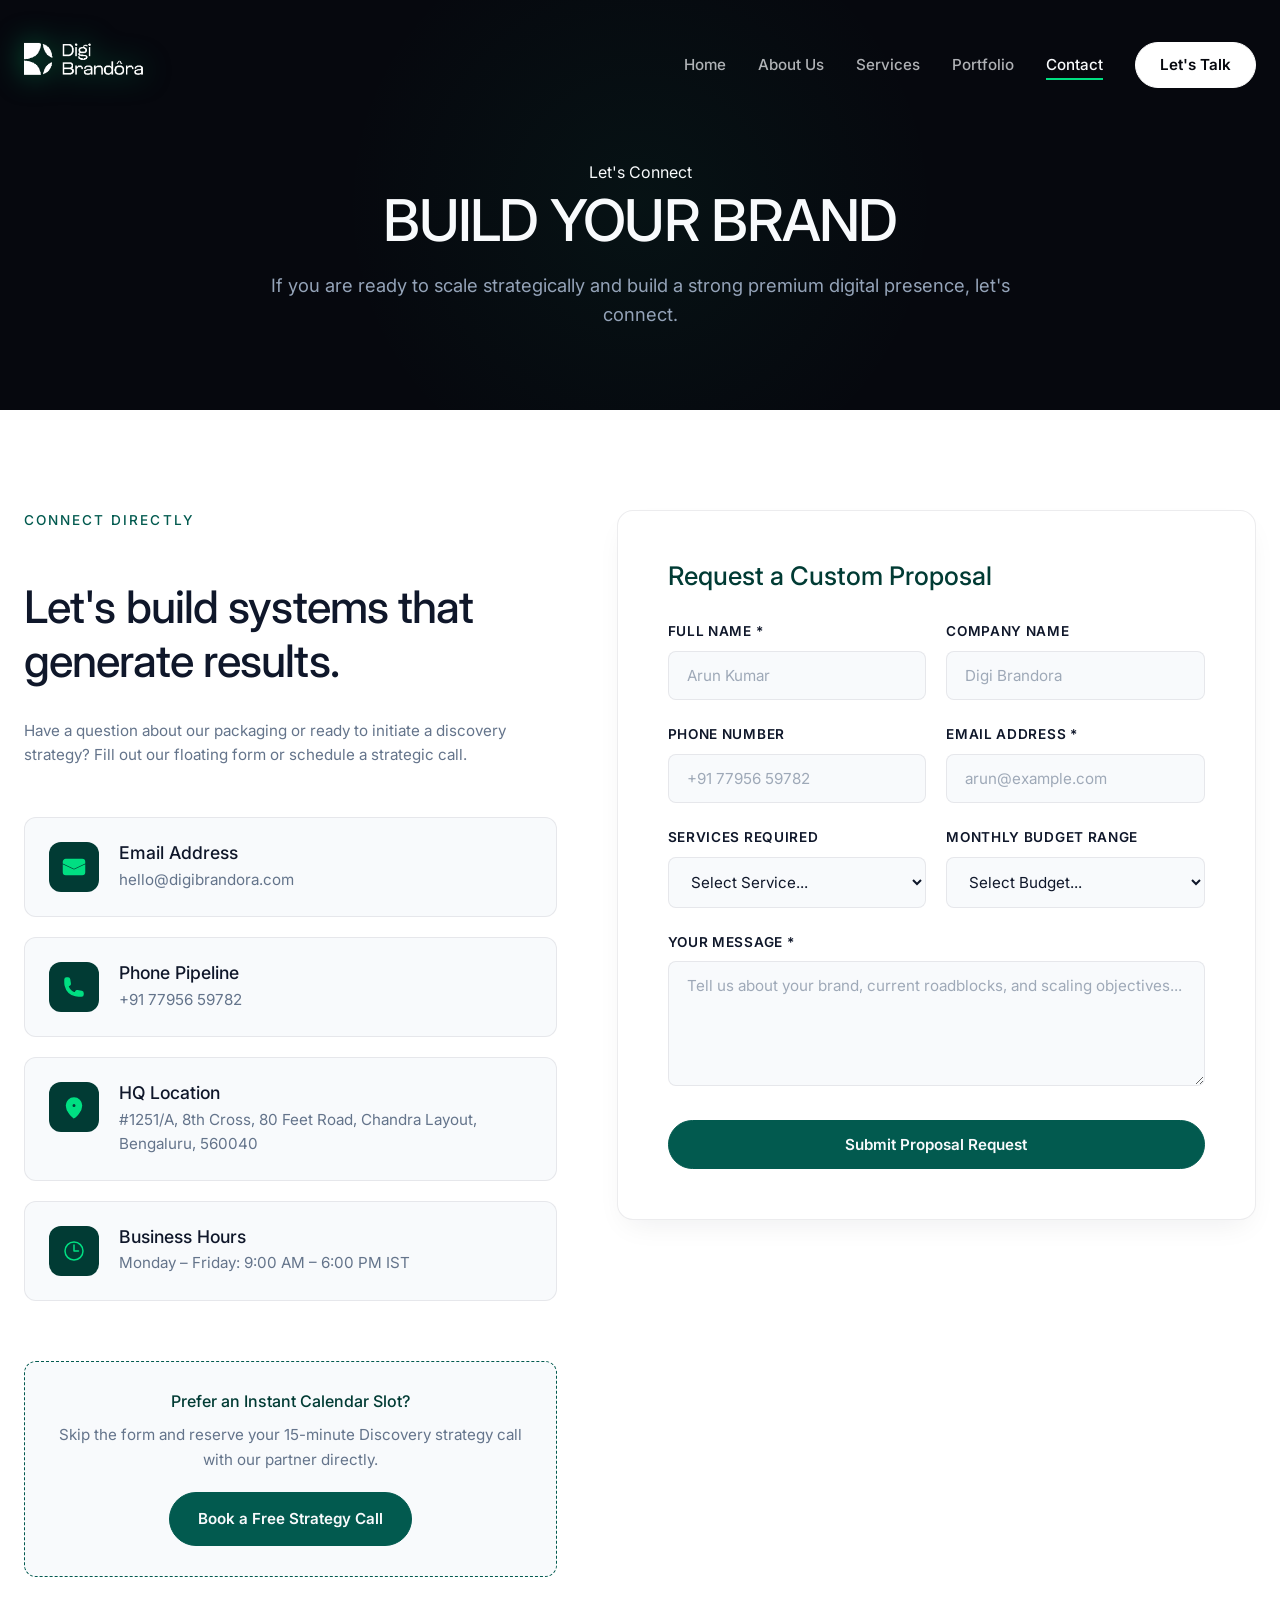
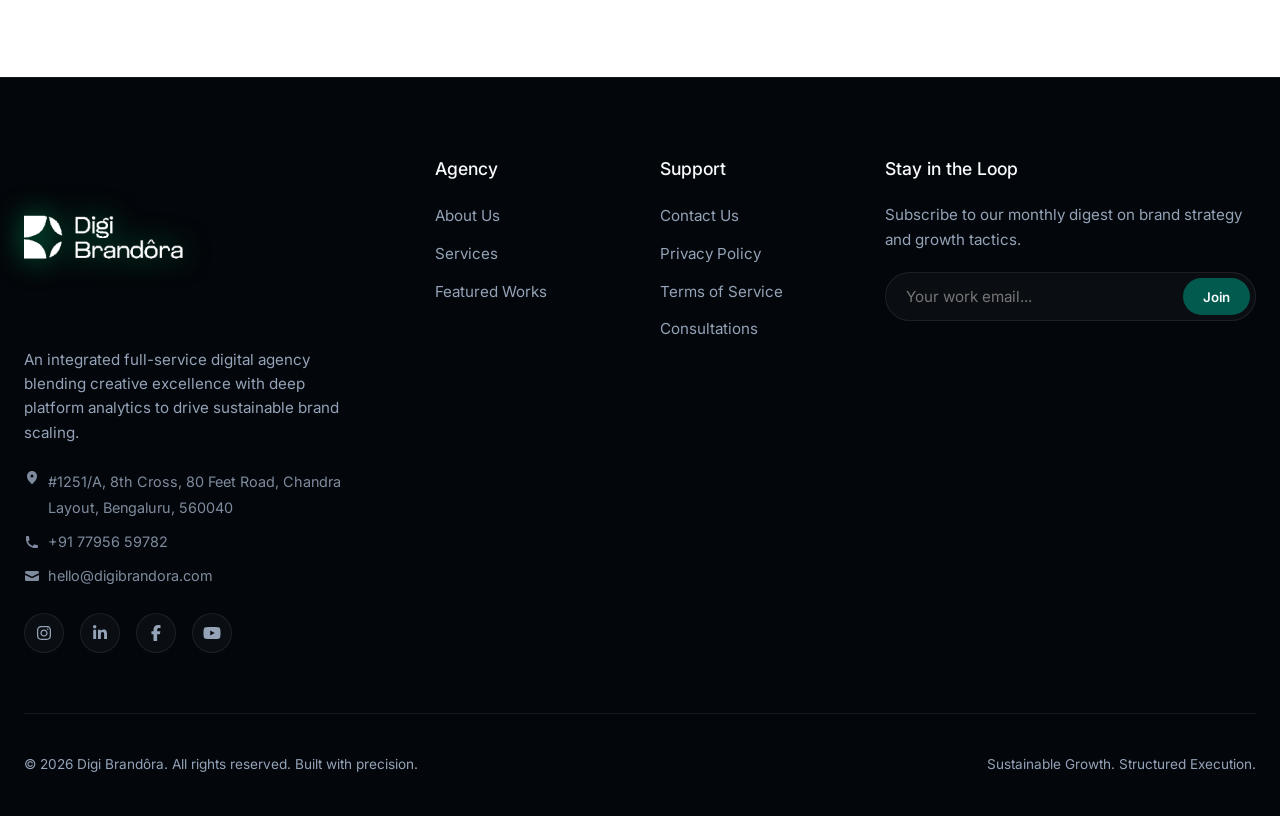
<file: contact.html>
<!DOCTYPE html>
<html lang="en">

<head>
  <meta charset="UTF-8">
  <meta name="viewport" content="width=device-width, initial-scale=1.0">
  <meta name="description"
    content="Get in touch with Digi Brandora's digital strategists and request your custom performance marketing roadmap.">
  <title>Contact Us | Digi Brandora</title>
  <link rel="stylesheet" href="styles.css?v=2.0">
  <link rel="icon" type="image/svg+xml"
    href="data:image/svg+xml,<svg xmlns='http://www.w3.org/2000/svg' viewBox='0 0 32 32'><circle cx='16' cy='10' r='6' stroke='%2310b981' stroke-width='2.5' fill='none'/><circle cx='10' cy='18' r='6' stroke='%2310b981' stroke-width='2.5' fill='none'/><circle cx='22' cy='18' r='6' stroke='%2310b981' stroke-width='2.5' fill='none'/></svg>">
</head>

<body >
  

  <!-- --- HEADER NAVBAR --- -->
  <header class="header scrolled" id="mainHeader">
    <div class="container">
      <a href="index.html" class="logo" id="logoLink">
        <span class="logo-icon">
          <img src="Images/logo.avif" alt="Digi Brandôra Logo" class="logo-img-mark">
        </span></a>

      <button class="menu-toggle" id="menuToggle" aria-label="Toggle Navigation Menu">
        <span></span>
        <span></span>
        <span></span>
      </button>

      <ul class="nav-menu" id="navMenu">
        <li><a href="index.html" class="nav-link">Home</a></li>
        <li><a href="about.html" class="nav-link">About Us</a></li>
        <li><a href="services.html" class="nav-link">Services</a></li>
        <li><a href="portfolio.html" class="nav-link">Portfolio</a></li>
        <li><a href="contact.html" class="nav-link active">Contact</a></li>
        <li><a href="#" class="btn btn-talk" data-open-modal="strategyModal">Let's Talk</a></li>
      </ul>
    </div>
  </header>

  <!-- --- PAGE BANNER --- -->
  <section class="page-banner">
    <div class="page-banner-glow"></div>
    <div class="container">
      <div class="page-banner-content">
        <span class="hero-sub" style="animation: none;">Let's Connect</span>
        <h1>Build Your Brand</h1>
        <p>If you are ready to scale strategically and build a strong premium digital presence, let's connect.</p>
      </div>
    </div>
  </section>

  <!-- --- CONTACT CONTENT GRID --- -->
  <section class="contact-section-padding section-padding">
    <div class="container">
      <div class="contact-grid">

        <!-- Left Side: Details & Live Location Details -->
        <div class="contact-info-block reveal-left">
          <span class="section-label">Connect Directly</span>
          <h2>Let's build systems that generate results.</h2>
          <p style="color: var(--clr-text-muted-dark); margin-bottom: 20px;">
            Have a question about our packaging or ready to initiate a discovery strategy? Fill out our floating form or
            schedule a strategic call.
          </p>

          <div style="display: flex; flex-direction: column; gap: 20px;">

            <div class="contact-method-card">
              <div class="contact-method-icon"><svg xmlns="http://www.w3.org/2000/svg" viewBox="0 0 16 16" fill="currentColor" stroke="none"><path d="M2.5 3A1.5 1.5 0 0 0 1 4.5v.793c.026.009.051.02.076.032L7.674 8.51c.206.1.446.1.652 0l6.598-3.185A.755.755 0 0 1 15 5.293V4.5A1.5 1.5 0 0 0 13.5 3h-11Z" /><path d="M15 6.954 8.978 9.86a2.25 2.25 0 0 1-1.956 0L1 6.954V11.5A1.5 1.5 0 0 0 2.5 13h11a1.5 1.5 0 0 0 1.5-1.5V6.954Z" /></svg></div>
              <div class="contact-method-text">
                <h4>Email Address</h4>
                <p><a href="mailto:hello@digibrandora.com">hello@digibrandora.com</a></p>
              </div>
            </div>

            <div class="contact-method-card">
              <div class="contact-method-icon"><svg xmlns="http://www.w3.org/2000/svg" viewBox="0 0 16 16" fill="currentColor" stroke="none"><path fill-rule="evenodd" d="m3.855 7.286 1.067-.534a1 1 0 0 0 .542-1.046l-.44-2.858A1 1 0 0 0 4.036 2H3a1 1 0 0 0-1 1v2c0 .709.082 1.4.238 2.062a9.012 9.012 0 0 0 6.7 6.7A9.024 9.024 0 0 0 11 14h2a1 1 0 0 0 1-1v-1.036a1 1 0 0 0-.848-.988l-2.858-.44a1 1 0 0 0-1.046.542l-.534 1.067a7.52 7.52 0 0 1-4.86-4.859Z" clip-rule="evenodd" /></svg></div>
              <div class="contact-method-text">
                <h4>Phone Pipeline</h4>
                <p><a href="tel:7795659782">+91 77956 59782</a></p>
              </div>
            </div>

            <div class="contact-method-card">
              <div class="contact-method-icon"><svg xmlns="http://www.w3.org/2000/svg" viewBox="0 0 16 16" fill="currentColor" stroke="none"><path fill-rule="evenodd" d="m7.539 14.841.003.003.002.002a.755.755 0 0 0 .912 0l.002-.002.003-.003.012-.009a5.57 5.57 0 0 0 .19-.153 15.588 15.588 0 0 0 2.046-2.082c1.101-1.362 2.291-3.342 2.291-5.597A5 5 0 0 0 3 7c0 2.255 1.19 4.235 2.292 5.597a15.591 15.591 0 0 0 2.046 2.082 8.916 8.916 0 0 0 .189.153l.012.01ZM8 8.5a1.5 1.5 0 1 0 0-3 1.5 1.5 0 0 0 0 3Z" clip-rule="evenodd" /></svg></div>
              <div class="contact-method-text">
                <h4>HQ Location</h4>
                <p>#1251/A, 8th Cross, 80 Feet Road, Chandra Layout, Bengaluru, 560040</p>
              </div>
            </div>

            <div class="contact-method-card">
              <div class="contact-method-icon"><svg xmlns="http://www.w3.org/2000/svg" fill="none" viewBox="0 0 24 24" stroke-width="1.5" stroke="currentColor"><path stroke-linecap="round" stroke-linejoin="round" d="M12 6v6h4.5m4.5 0a9 9 0 1 1-18 0 9 9 0 0 1 18 0Z" /></svg></div>
              <div class="contact-method-text">
                <h4>Business Hours</h4>
                <p>Monday – Friday: 9:00 AM – 6:00 PM IST</p>
              </div>
            </div>

          </div>

          <!-- Strategy CTA button -->
          <div
            style="margin-top: 30px; background-color: var(--clr-bg-slate); border: 1px dashed var(--clr-primary); padding: 30px; border-radius: 12px; text-align: center;">
            <h4 style="margin-bottom: 12px; color: var(--clr-primary-dark);">Prefer an Instant Calendar Slot?</h4>
            <p style="font-size: 0.95rem; color: var(--clr-text-muted-dark); margin-bottom: 20px;">Skip the form and
              reserve your 15-minute Discovery strategy call with our partner directly.</p>
            <a href="#" class="btn btn-primary" data-open-modal="strategyModal">Book a Free Strategy Call</a>
          </div>
        </div>

        <!-- Right Side: Stunning Floating Form -->
        <div class="reveal-right delay-200">
          <div class="contact-form-card">
            <h3 style="margin-bottom: 30px; color: var(--clr-primary-dark);">Request a Custom Proposal</h3>

            <form class="contact-form" id="contactForm">

              <div class="form-group-row">
                <div class="form-group">
                  <label for="contactName" class="form-label">Full Name *</label>
                  <input type="text" id="contactName" class="form-control" placeholder="Arun Kumar" required>
                </div>
                <div class="form-group">
                  <label for="contactCompany" class="form-label">Company Name</label>
                  <input type="text" id="contactCompany" class="form-control" placeholder="Digi Brandora">
                </div>
              </div>

              <div class="form-group-row">
                <div class="form-group">
                  <label for="contactPhone" class="form-label">Phone Number</label>
                  <input type="tel" id="contactPhone" class="form-control" placeholder="+91 77956 59782">
                </div>
                <div class="form-group">
                  <label for="contactEmail" class="form-label">Email Address *</label>
                  <input type="email" id="contactEmail" class="form-control" placeholder="arun@example.com" required>
                </div>
              </div>

              <div class="form-group-row">
                <div class="form-group">
                  <label for="contactService" class="form-label">Services Required</label>
                  <select id="contactService" class="form-control">
                    <option value="">Select Service...</option>
                    <option value="strategy">Strategy & Brand Development</option>
                    <option value="photography">Photography & Visual Production</option>
                    <option value="video">Video Production</option>
                    <option value="social">Social Media Marketing</option>
                    <option value="performance">Performance Ad Campaigns</option>
                    <option value="web">Website Optimization</option>
                    <option value="omnichannel">Complete Integrated Growth (All)</option>
                  </select>
                </div>
                <div class="form-group">
                  <label for="contactBudget" class="form-label">Monthly Budget Range</label>
                  <select id="contactBudget" class="form-control">
                    <option value="">Select Budget...</option>
                    <option value="starter">₹75,000 – ₹2,00,000 / mo</option>
                    <option value="growth">₹2,00,000 – ₹4,00,000 / mo</option>
                    <option value="enterprise">₹4,00,000 – ₹8,00,000 / mo</option>
                    <option value="leader">₹8,00,000+ / mo</option>
                  </select>
                </div>
              </div>

              <div class="form-group">
                <label for="contactMessage" class="form-label">Your Message *</label>
                <textarea id="contactMessage" class="form-control" rows="5"
                  placeholder="Tell us about your brand, current roadblocks, and scaling objectives..."
                  required></textarea>
              </div>

              <button type="submit" class="btn btn-primary" style="margin-top: 10px; width: 100%;">Submit Proposal
                Request</button>

            </form>
          </div>
        </div>

      </div>
    </div>
  </section>

  <!-- --- FOOTER --- -->
  <footer class="footer">
    <div class="container">
      <div class="footer-grid">
        <div class="footer-brand">
          <a href="index.html" class="logo" style="color: var(--clr-text-light);">
            <span class="logo-icon">
              <img src="Images/logo.avif" alt="Digi Brandôra Logo" class="logo-img-mark">
            </span></a>
          <p>
            An integrated full-service digital agency blending creative excellence with deep platform analytics to drive
            sustainable brand scaling.
          </p>
                    <p style="margin-top: 15px; font-size: 0.9rem; opacity: 0.85; line-height: 1.8; display: flex; flex-direction: column; gap: 8px;">
            <span style="display: flex; align-items: flex-start; gap: 8px;">
              <svg xmlns="http://www.w3.org/2000/svg" viewBox="0 0 16 16" fill="currentColor" style="width: 16px; height: 16px; flex-shrink: 0;"><path fill-rule="evenodd" d="m7.539 14.841.003.003.002.002a.755.755 0 0 0 .912 0l.002-.002.003-.003.012-.009a5.57 5.57 0 0 0 .19-.153 15.588 15.588 0 0 0 2.046-2.082c1.101-1.362 2.291-3.342 2.291-5.597A5 5 0 0 0 3 7c0 2.255 1.19 4.235 2.292 5.597a15.591 15.591 0 0 0 2.046 2.082 8.916 8.916 0 0 0 .189.153l.012.01ZM8 8.5a1.5 1.5 0 1 0 0-3 1.5 1.5 0 0 0 0 3Z" clip-rule="evenodd" /></svg>
              <span>#1251/A, 8th Cross, 80 Feet Road, Chandra Layout, Bengaluru, 560040</span>
            </span>
            <span style="display: flex; align-items: center; gap: 8px;">
              <svg xmlns="http://www.w3.org/2000/svg" viewBox="0 0 16 16" fill="currentColor" style="width: 16px; height: 16px; flex-shrink: 0;"><path fill-rule="evenodd" d="m3.855 7.286 1.067-.534a1 1 0 0 0 .542-1.046l-.44-2.858A1 1 0 0 0 4.036 2H3a1 1 0 0 0-1 1v2c0 .709.082 1.4.238 2.062a9.012 9.012 0 0 0 6.7 6.7A9.024 9.024 0 0 0 11 14h2a1 1 0 0 0 1-1v-1.036a1 1 0 0 0-.848-.988l-2.858-.44a1 1 0 0 0-1.046.542l-.534 1.067a7.52 7.52 0 0 1-4.86-4.859Z" clip-rule="evenodd" /></svg>
              <a href="tel:7795659782" style="color: inherit;">+91 77956 59782</a>
            </span>
            <span style="display: flex; align-items: center; gap: 8px;">
              <svg xmlns="http://www.w3.org/2000/svg" viewBox="0 0 16 16" fill="currentColor" style="width: 16px; height: 16px; flex-shrink: 0;"><path d="M2.5 3A1.5 1.5 0 0 0 1 4.5v.793c.026.009.051.02.076.032L7.674 8.51c.206.1.446.1.652 0l6.598-3.185A.755.755 0 0 1 15 5.293V4.5A1.5 1.5 0 0 0 13.5 3h-11Z" /><path d="M15 6.954 8.978 9.86a2.25 2.25 0 0 1-1.956 0L1 6.954V11.5A1.5 1.5 0 0 0 2.5 13h11a1.5 1.5 0 0 0 1.5-1.5V6.954Z" /></svg>
              <a href="mailto:hello@digibrandora.com" style="color: inherit;">hello@digibrandora.com</a>
            </span>
          </p>
                    <div class="social-links">
            <a href="https://www.instagram.com/digi_brandora?igsh=MTI4Nm9yNnhmbGdydQ%3D%3D&utm_source=qr" class="social-link" aria-label="Instagram" target="_blank"><svg xmlns="http://www.w3.org/2000/svg" viewBox="0 0 640 640" fill="currentColor" style="width: 20px; height: 20px; flex-shrink: 0;"><path d="M320.3 205C256.8 204.8 205.2 256.2 205 319.7C204.8 383.2 256.2 434.8 319.7 435C383.2 435.2 434.8 383.8 435 320.3C435.2 256.8 383.8 205.2 320.3 205zM319.7 245.4C360.9 245.2 394.4 278.5 394.6 319.7C394.8 360.9 361.5 394.4 320.3 394.6C279.1 394.8 245.6 361.5 245.4 320.3C245.2 279.1 278.5 245.6 319.7 245.4zM413.1 200.3C413.1 185.5 425.1 173.5 439.9 173.5C454.7 173.5 466.7 185.5 466.7 200.3C466.7 215.1 454.7 227.1 439.9 227.1C425.1 227.1 413.1 215.1 413.1 200.3zM542.8 227.5C541.1 191.6 532.9 159.8 506.6 133.6C480.4 107.4 448.6 99.2 412.7 97.4C375.7 95.3 264.8 95.3 227.8 97.4C192 99.1 160.2 107.3 133.9 133.5C107.6 159.7 99.5 191.5 97.7 227.4C95.6 264.4 95.6 375.3 97.7 412.3C99.4 448.2 107.6 480 133.9 506.2C160.2 532.4 191.9 540.6 227.8 542.4C264.8 544.5 375.7 544.5 412.7 542.4C448.6 540.7 480.4 532.5 506.6 506.2C532.8 480 541 448.2 542.8 412.3C544.9 375.3 544.9 264.5 542.8 227.5zM495 452C487.2 471.6 472.1 486.7 452.4 494.6C422.9 506.3 352.9 503.6 320.3 503.6C287.7 503.6 217.6 506.2 188.2 494.6C168.6 486.8 153.5 471.7 145.6 452C133.9 422.5 136.6 352.5 136.6 319.9C136.6 287.3 134 217.2 145.6 187.8C153.4 168.2 168.5 153.1 188.2 145.2C217.7 133.5 287.7 136.2 320.3 136.2C352.9 136.2 423 133.6 452.4 145.2C472 153 487.1 168.1 495 187.8C506.7 217.3 504 287.3 504 319.9C504 352.5 506.7 422.6 495 452z"/></svg></a>
            <a href="https://www.linkedin.com/company/digi-brandora/" class="social-link" aria-label="LinkedIn" target="_blank"><svg xmlns="http://www.w3.org/2000/svg" viewBox="0 0 640 640" fill="currentColor" style="width: 20px; height: 20px; flex-shrink: 0;"><path d="M196.3 512L103.4 512L103.4 212.9L196.3 212.9L196.3 512zM149.8 172.1C120.1 172.1 96 147.5 96 117.8C96 103.5 101.7 89.9 111.8 79.8C121.9 69.7 135.6 64 149.8 64C164 64 177.7 69.7 187.8 79.8C197.9 89.9 203.6 103.6 203.6 117.8C203.6 147.5 179.5 172.1 149.8 172.1zM543.9 512L451.2 512L451.2 366.4C451.2 331.7 450.5 287.2 402.9 287.2C354.6 287.2 347.2 324.9 347.2 363.9L347.2 512L254.4 512L254.4 212.9L343.5 212.9L343.5 253.7L344.8 253.7C357.2 230.2 387.5 205.4 432.7 205.4C526.7 205.4 544 267.3 544 347.7L544 512L543.9 512z"/></svg></a>
            <a href="https://www.facebook.com/share/1Gtc6aXpwQ/?mibextid=wwXIfr" class="social-link" aria-label="Facebook" target="_blank"><svg xmlns="http://www.w3.org/2000/svg" viewBox="0 0 640 640" fill="currentColor" style="width: 20px; height: 20px; flex-shrink: 0;"><path d="M240 363.3L240 576L356 576L356 363.3L442.5 363.3L460.5 265.5L356 265.5L356 230.9C356 179.2 376.3 159.4 428.7 159.4C445 159.4 458.1 159.8 465.7 160.6L465.7 71.9C451.4 68 416.4 64 396.2 64C289.3 64 240 114.5 240 223.4L240 265.5L174 265.5L174 363.3L240 363.3z"/></svg></a>
            <a href="https://youtube.com/@digibrandora?si=7ONaBwd1D4lMhy1C" class="social-link" aria-label="YouTube" target="_blank"><svg xmlns="http://www.w3.org/2000/svg" viewBox="0 0 640 640" fill="currentColor" style="width: 20px; height: 20px; flex-shrink: 0;"><path d="M581.7 188.1C575.5 164.4 556.9 145.8 533.4 139.5C490.9 128 320.1 128 320.1 128C320.1 128 149.3 128 106.7 139.5C83.2 145.8 64.7 164.4 58.4 188.1C47 231 47 320.4 47 320.4C47 320.4 47 409.8 58.4 452.7C64.7 476.3 83.2 494.2 106.7 500.5C149.3 512 320.1 512 320.1 512C320.1 512 490.9 512 533.5 500.5C557 494.2 575.5 476.3 581.8 452.7C593.2 409.8 593.2 320.4 593.2 320.4C593.2 320.4 593.2 231 581.8 188.1zM264.2 401.6L264.2 239.2L406.9 320.4L264.2 401.6z"/></svg></a>
          </div>
        </div>

        <div class="footer-links">
          <h5>Agency</h5>
          <ul>
            <li><a href="about.html">About Us</a></li>
            <li><a href="services.html">Services</a></li>
            <li><a href="portfolio.html">Featured Works</a></li>
          </ul>
        </div>

        <div class="footer-links">
          <h5>Support</h5>
          <ul>
            <li><a href="contact.html">Contact Us</a></li>
            <li><a href="about.html">Privacy Policy</a></li>
            <li><a href="about.html">Terms of Service</a></li>
            <li><a href="contact.html">Consultations</a></li>
          </ul>
        </div>

        <div class="footer-newsletter">
          <h5>Stay in the Loop</h5>
          <p>Subscribe to our monthly digest on brand strategy and growth tactics.</p>
          <form class="newsletter-form">
            <input type="email" class="newsletter-input" placeholder="Your work email..." required>
            <button type="submit" class="newsletter-submit">Join</button>
          </form>
        </div>
      </div>

      <div class="footer-bottom">
        <p>&copy; 2026 Digi Brandôra. All rights reserved. Built with precision.</p>
        <p>Sustainable Growth. Structured Execution.</p>
      </div>
    </div>
  </footer>

  <!-- --- BOOKING CALENDAR MODAL --- -->
  <div class="modal-overlay" id="strategyModal">
    <div class="modal-box">
      <button class="modal-close-btn">&times;</button>
      <h3 class="modal-title">Book a Free Strategy Call</h3>
      <p class="modal-desc">Select a date and preferred slot below. Our strategist will align directly with you.</p>

      <div class="booking-calendar-wrapper">
        <div class="form-group">
          <label for="bookingDate" class="form-label">1. Preferred Date *</label>
          <input type="date" id="bookingDate" class="form-control" min="2026-05-30">
        </div>

        <div class="form-group">
          <label class="form-label">2. Preferred Time Slot (IST) *</label>
          <div class="time-slot-grid">
            <button class="time-slot-btn">10:00 AM</button>
            <button class="time-slot-btn">11:30 AM</button>
            <button class="time-slot-btn">01:00 PM</button>
            <button class="time-slot-btn">02:30 PM</button>
            <button class="time-slot-btn">04:00 PM</button>
            <button class="time-slot-btn">05:30 PM</button>
          </div>
        </div>

        <button class="btn btn-primary" id="bookConfirmBtn" style="margin-top: 20px; width: 100%;">Confirm Booking
          slot</button>
      </div>
    </div>
  </div>

  <!-- GSAP & SplitType -->
  <script src="app.js"></script>
</body>

</html>
</file>
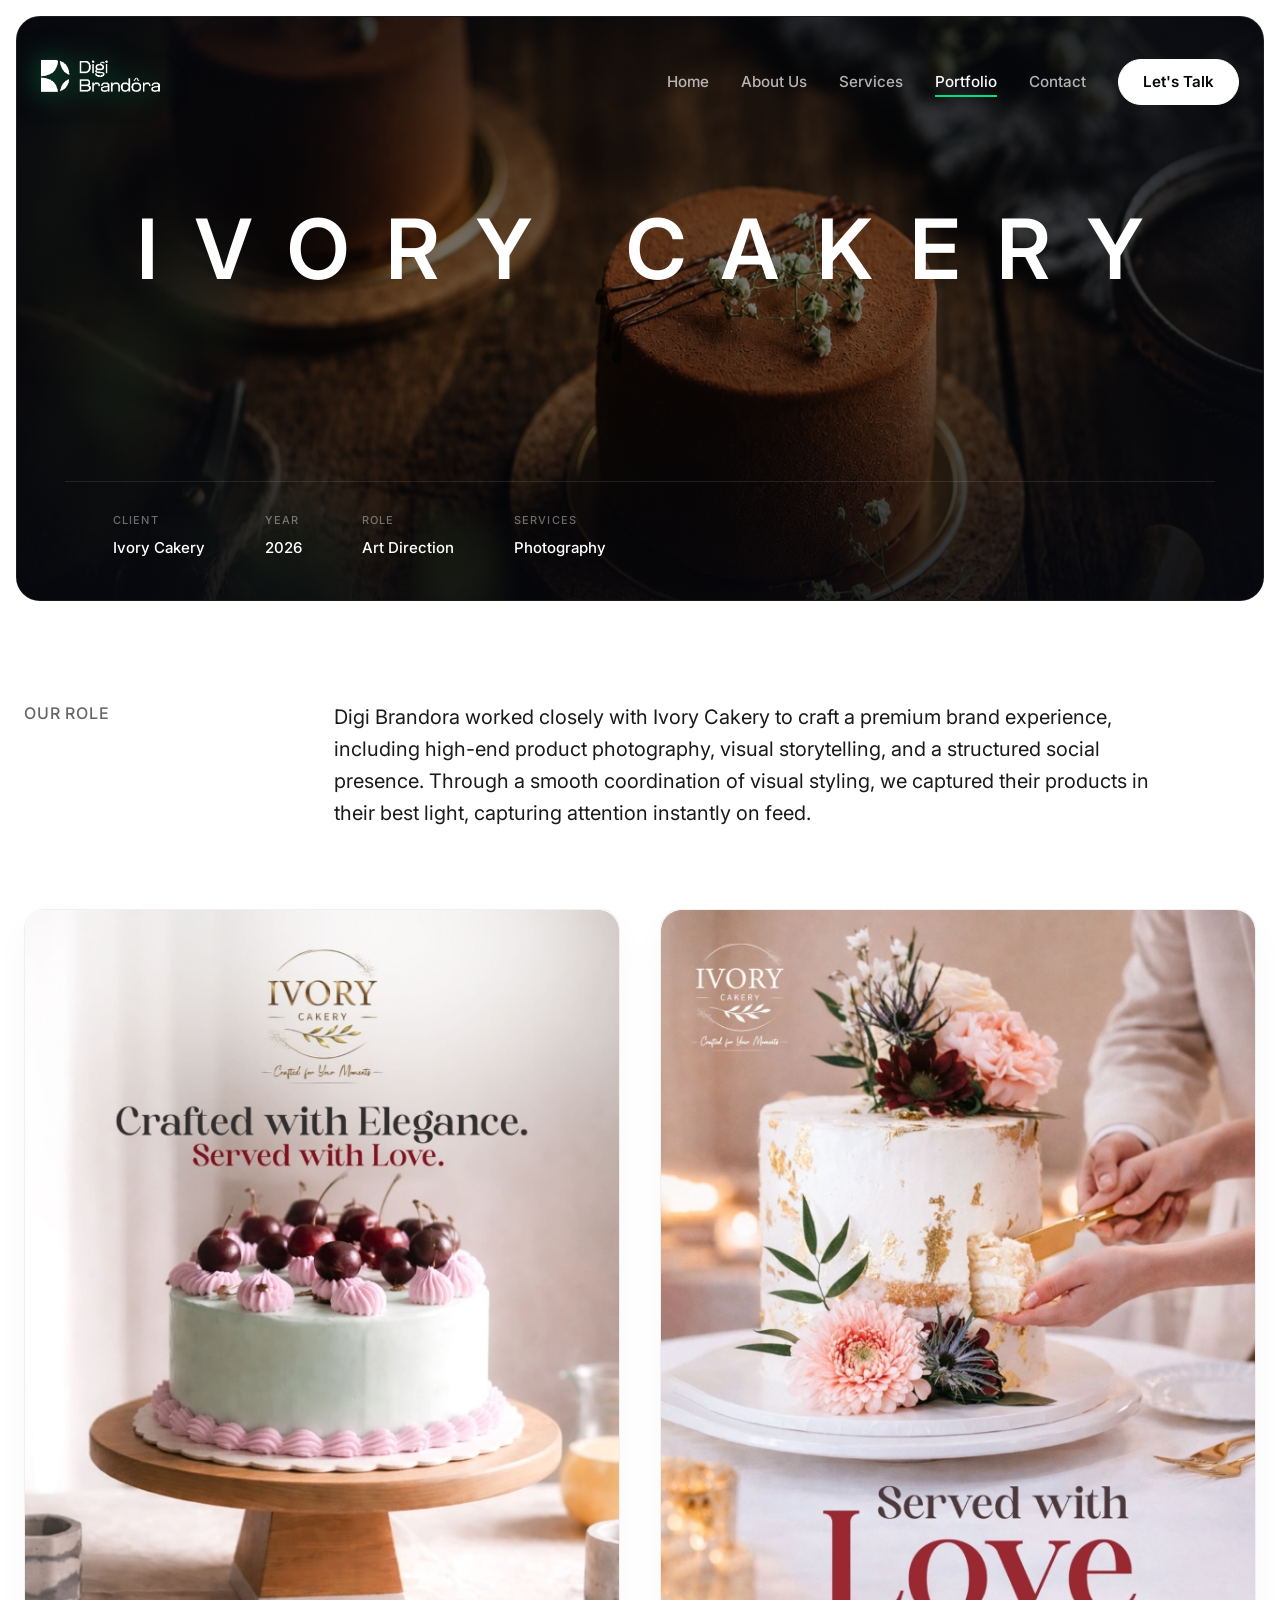
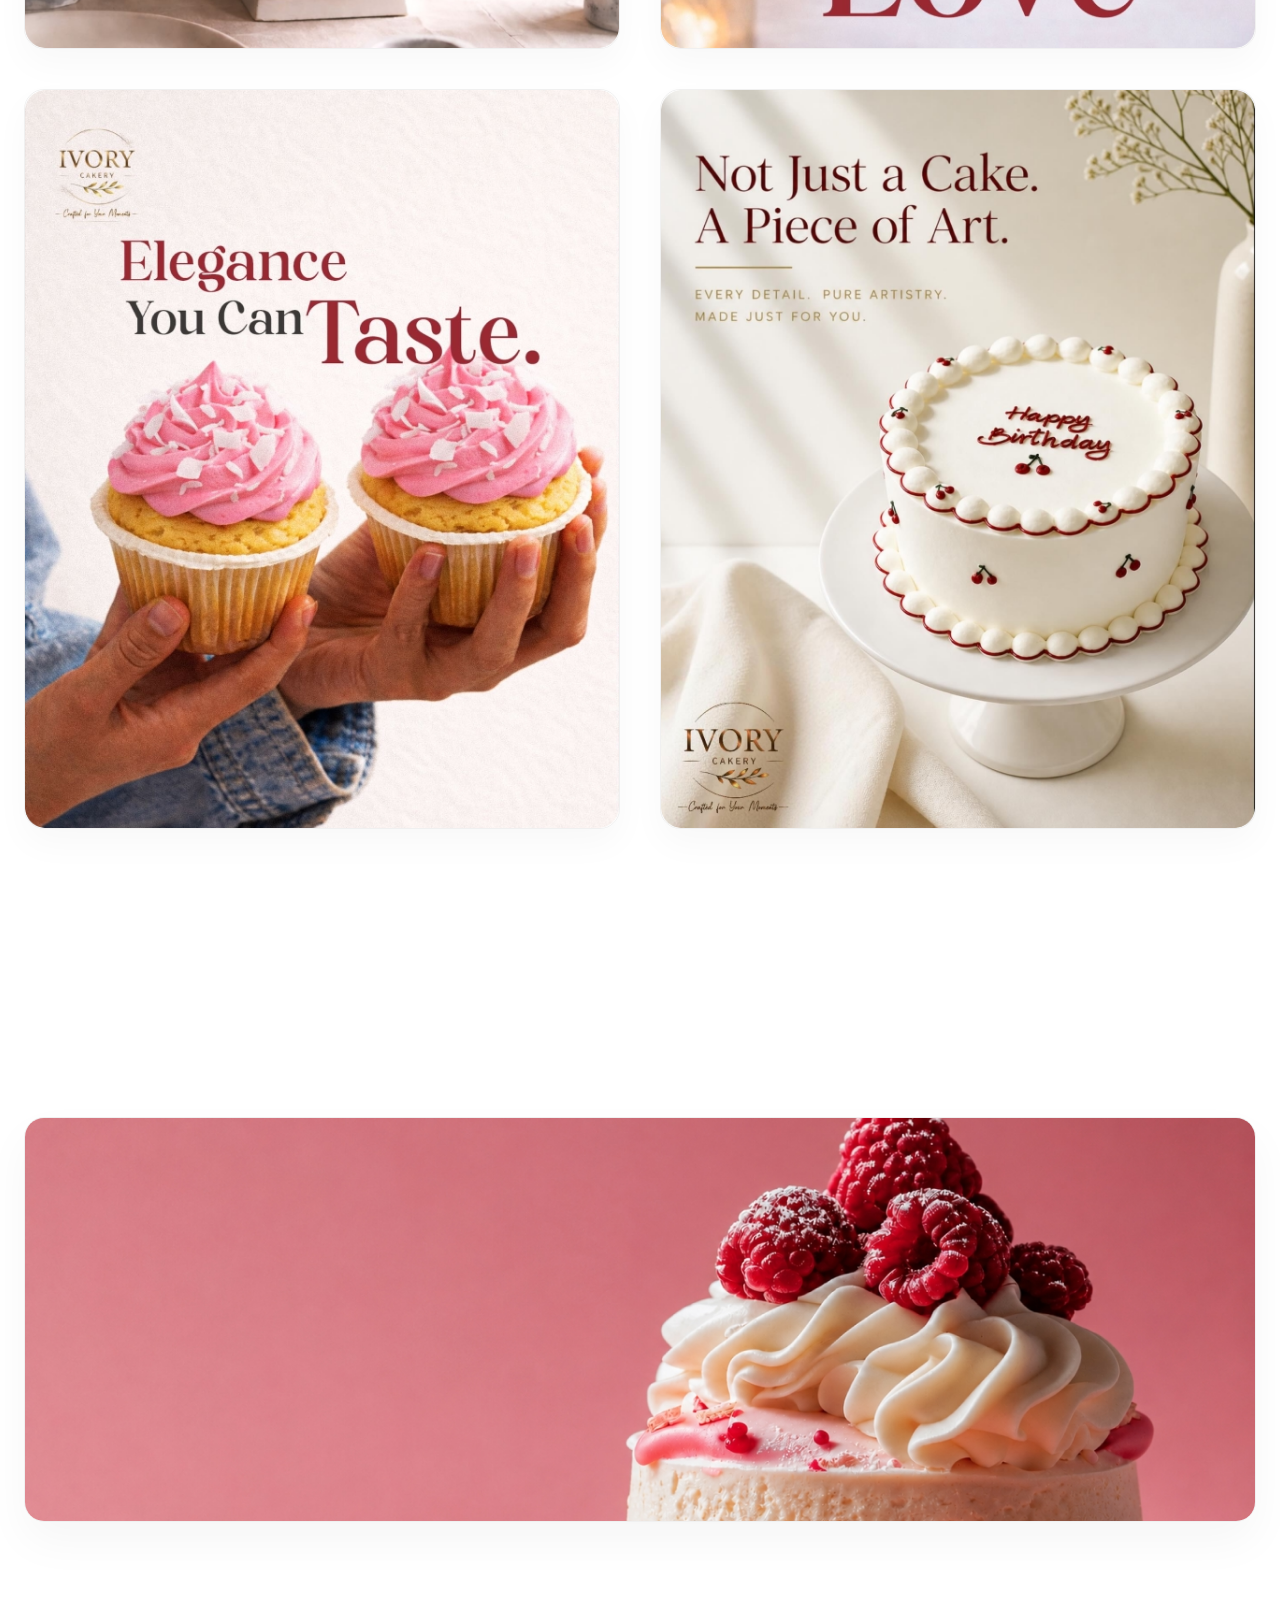
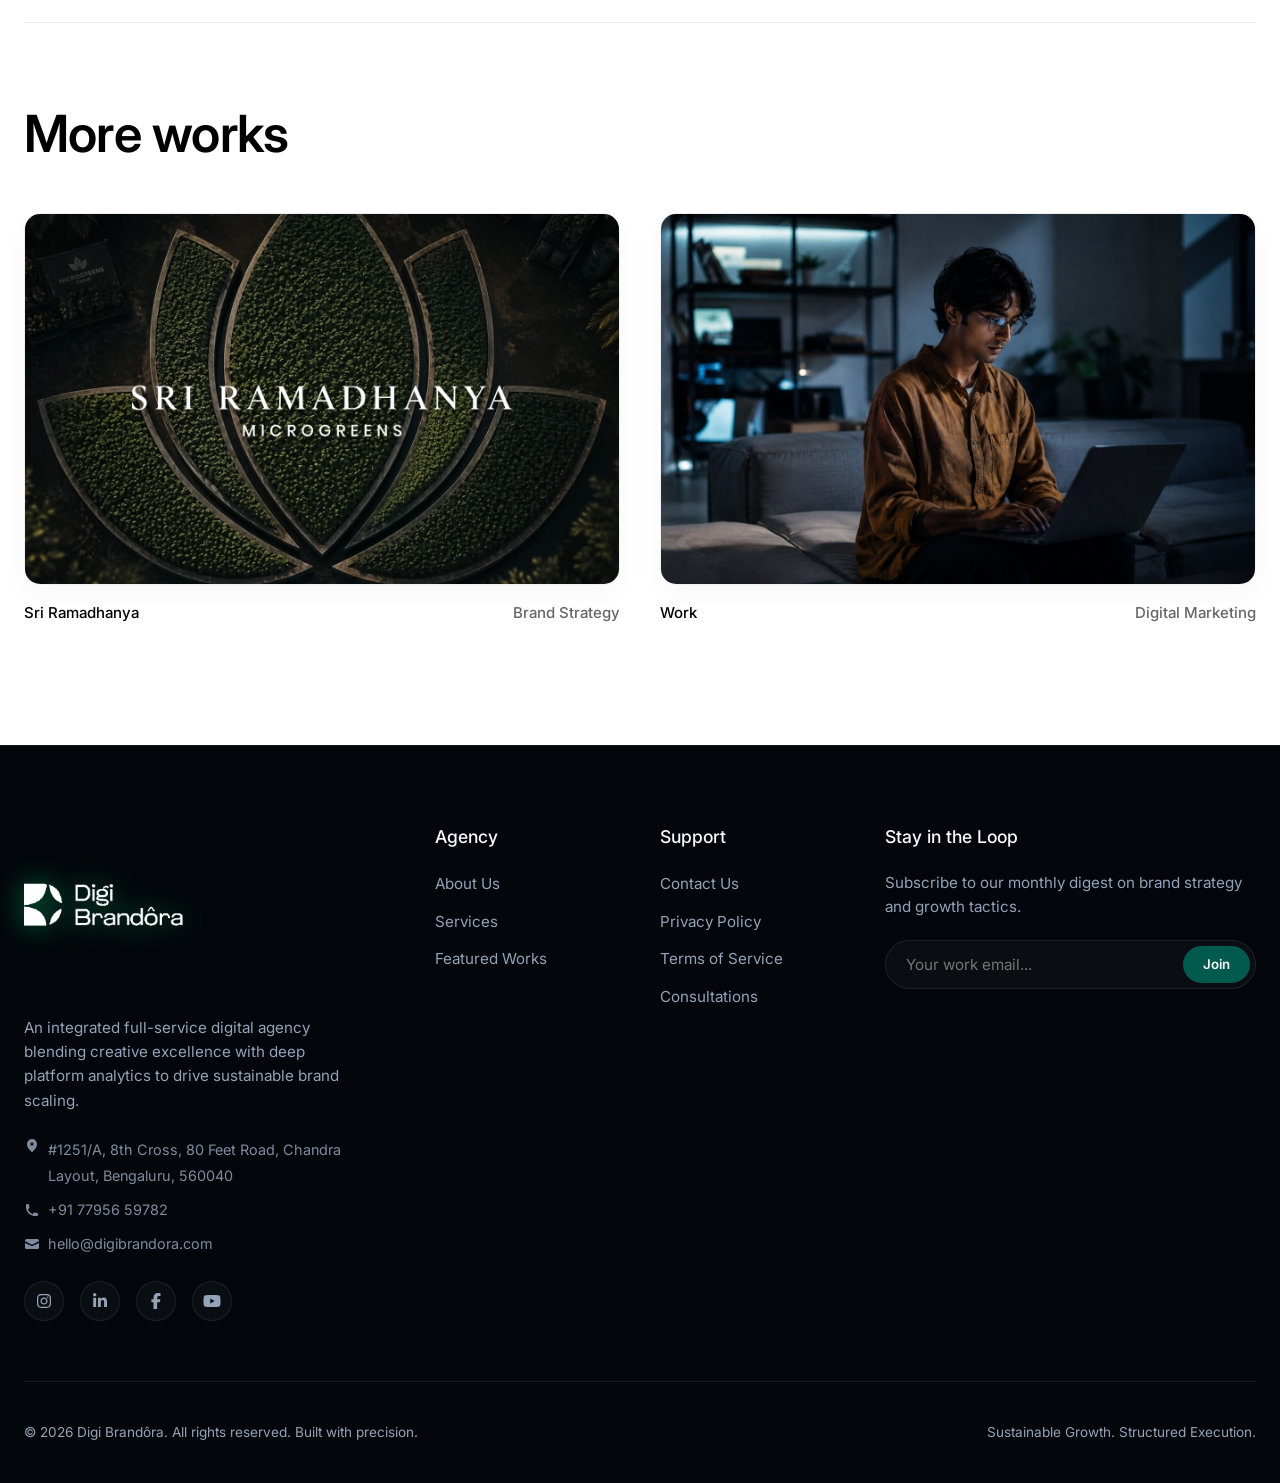
<file: portfolio.html>
<!DOCTYPE html>
<html lang="en">
<head>
  <meta charset="UTF-8">
  <meta name="viewport" content="width=device-width, initial-scale=1.0">
  <meta name="description" content="Explore Digi Brandora's portfolio, showcasing real digital growth campaigns, visual production, brand strategies, and websites.">
  <title>Portfolio | Digi Brandora</title>
  <link rel="stylesheet" href="styles.css?v=2.7">
  <link rel="icon" type="image/svg+xml" href="data:image/svg+xml,<svg xmlns='http://www.w3.org/2000/svg' viewBox='0 0 32 32'><circle cx='16' cy='10' r='6' stroke='%2310b981' stroke-width='2.5' fill='none'/><circle cx='10' cy='18' r='6' stroke='%2310b981' stroke-width='2.5' fill='none'/><circle cx='22' cy='18' r='6' stroke='%2310b981' stroke-width='2.5' fill='none'/></svg>">
</head>
<body >
  

  <!-- --- PORTFOLIO HERO VIEWPORT CONTAINER CARD --- -->
  <div class="portfolio-hero-container">
    <img src="Images/portfolio-page-images/portfolio-page-hero.avif" alt="Ivory Cakery Case Study Hero" class="portfolio-hero-bg">

    <!-- --- HEADER NAVBAR --- -->
    <header class="header" id="mainHeader">
      <div class="container">
        <a href="index.html" class="logo" id="logoLink">
          <span class="logo-icon">
            <img src="Images/logo.avif" alt="Digi Brandôra Logo" class="logo-img-mark">
          </span></a>
        
        <button class="menu-toggle" id="menuToggle" aria-label="Toggle Navigation Menu">
          <span></span>
          <span></span>
          <span></span>
        </button>

        <ul class="nav-menu" id="navMenu">
          <li><a href="index.html" class="nav-link">Home</a></li>
          <li><a href="about.html" class="nav-link">About Us</a></li>
          <li><a href="services.html" class="nav-link">Services</a></li>
          <li><a href="portfolio.html" class="nav-link active">Portfolio</a></li>
          <li><a href="contact.html" class="nav-link">Contact</a></li>
          <li><a href="#" class="btn btn-talk" data-open-modal="strategyModal">Let's Talk</a></li>
        </ul>
      </div>
    </header>

    <!-- Centered giant title -->
    <div class="portfolio-hero-center">
      <h1 class="portfolio-hero-title reveal">Ivory Cakery</h1>
    </div>

    <!-- Metadata Bottom Bar -->
    <div class="portfolio-hero-meta reveal">
      <div class="portfolio-meta-item">
        <span class="portfolio-meta-label">Client</span>
        <span class="portfolio-meta-value">Ivory Cakery</span>
      </div>
      <div class="portfolio-meta-item">
        <span class="portfolio-meta-label">Year</span>
        <span class="portfolio-meta-value">2026</span>
      </div>
      <div class="portfolio-meta-item">
        <span class="portfolio-meta-label">Role</span>
        <span class="portfolio-meta-value">Art Direction</span>
      </div>
      <div class="portfolio-meta-item">
        <span class="portfolio-meta-label">Services</span>
        <span class="portfolio-meta-value">Photography</span>
      </div>
    </div>
  </div>

  <!-- --- PORTFOLIO CONTENT SECTION --- -->
  <section class="portfolio-content-sec">
    <div class="container">
      
      <!-- Introduction Section -->
      <div class="portfolio-intro-grid reveal">
        <div class="portfolio-label">Our Role</div>
        <p class="portfolio-intro-desc">
          Digi Brandora worked closely with Ivory Cakery to craft a premium brand experience, including high-end product photography, visual storytelling, and a structured social presence. Through a smooth coordination of visual styling, we captured their products in their best light, capturing attention instantly on feed.
        </p>
      </div>

      <!-- 4-Image Grid Showcase -->
      <div class="portfolio-showcase-grid reveal">
        <div class="portfolio-showcase-card">
          <img src="Images/portfolio-page-images/frame-2.avif" alt="Ivory Cakery Cake - Crafted with Elegance" class="portfolio-showcase-img">
        </div>
        <div class="portfolio-showcase-card">
          <img src="Images/portfolio-page-images/frame-3.avif" alt="Ivory Cakery - Served with Love" class="portfolio-showcase-img">
        </div>
        <div class="portfolio-showcase-card">
          <img src="Images/portfolio-page-images/frame-4.avif" alt="Ivory Cakery Cupcakes - Elegance You Can Taste" class="portfolio-showcase-img">
        </div>
        <div class="portfolio-showcase-card">
          <img src="Images/portfolio-page-images/frame-5.avif" alt="Ivory Cakery Cakes - A Piece of Art" class="portfolio-showcase-img">
        </div>
      </div>

      <!-- Campaign Section (Same text block) -->
      <div class="portfolio-intro-grid reveal">
        <div class="portfolio-label">Campaign</div>
        <p class="portfolio-intro-desc">
          Digi Brandora worked closely with Ivory Cakery to craft a premium brand experience, including high-end product photography, visual storytelling, and a structured social presence. Through a smooth coordination of visual styling, we captured their products in their best light, capturing attention instantly on feed.
        </p>
      </div>

      <!-- Wide Panoramic Raspberry Cake Banner -->
      <div class="portfolio-banner-container reveal">
        <img src="Images/portfolio-page-images/frame-6.avif" alt="Ivory Cakery Raspberry Cake Showcase" class="portfolio-banner-img">
      </div>

      <!-- "More works" Gallery Grid -->
      <div class="more-works-sec reveal">
        <h3 class="more-works-title">More works</h3>
        
        <div class="more-works-grid">
          
          <!-- More Work 1: Sri Ramadhanya -->
          <a href="#" class="more-works-item">
            <div class="more-works-img-frame">
              <img src="Images/portfolio-page-images/image-thumbnail-xekyvbvzfr75so5bpe2x8dadtrcwebp.avif" alt="Sri Ramadhanya brand visual" class="more-works-img">
            </div>
            <div class="more-works-caption">
              <span class="more-works-client">Sri Ramadhanya</span>
              <span class="more-works-cat">Brand Strategy</span>
            </div>
          </a>

          <!-- More Work 2: Laptop Work -->
          <a href="#" class="more-works-item">
            <div class="more-works-img-frame">
              <img src="Images/portfolio-page-images/thumbnail.avif" alt="Digital Marketing Campaign overview" class="more-works-img">
            </div>
            <div class="more-works-caption">
              <span class="more-works-client">Work</span>
              <span class="more-works-cat">Digital Marketing</span>
            </div>
          </a>

        </div>
      </div>

    </div>
  </section>

  <!-- --- FOOTER --- -->
  <footer class="footer">
    <div class="container">
      <div class="footer-grid">
        <div class="footer-brand">
          <a href="index.html" class="logo" style="color: var(--clr-text-light);">
            <span class="logo-icon">
              <img src="Images/logo.avif" alt="Digi Brandôra Logo" class="logo-img-mark">
            </span></a>
          <p>
            An integrated full-service digital agency blending creative excellence with deep platform analytics to drive sustainable brand scaling.
          </p>
                    <p style="margin-top: 15px; font-size: 0.9rem; opacity: 0.85; line-height: 1.8; display: flex; flex-direction: column; gap: 8px;">
            <span style="display: flex; align-items: flex-start; gap: 8px;">
              <svg xmlns="http://www.w3.org/2000/svg" viewBox="0 0 16 16" fill="currentColor" style="width: 16px; height: 16px; flex-shrink: 0;"><path fill-rule="evenodd" d="m7.539 14.841.003.003.002.002a.755.755 0 0 0 .912 0l.002-.002.003-.003.012-.009a5.57 5.57 0 0 0 .19-.153 15.588 15.588 0 0 0 2.046-2.082c1.101-1.362 2.291-3.342 2.291-5.597A5 5 0 0 0 3 7c0 2.255 1.19 4.235 2.292 5.597a15.591 15.591 0 0 0 2.046 2.082 8.916 8.916 0 0 0 .189.153l.012.01ZM8 8.5a1.5 1.5 0 1 0 0-3 1.5 1.5 0 0 0 0 3Z" clip-rule="evenodd" /></svg>
              <span>#1251/A, 8th Cross, 80 Feet Road, Chandra Layout, Bengaluru, 560040</span>
            </span>
            <span style="display: flex; align-items: center; gap: 8px;">
              <svg xmlns="http://www.w3.org/2000/svg" viewBox="0 0 16 16" fill="currentColor" style="width: 16px; height: 16px; flex-shrink: 0;"><path fill-rule="evenodd" d="m3.855 7.286 1.067-.534a1 1 0 0 0 .542-1.046l-.44-2.858A1 1 0 0 0 4.036 2H3a1 1 0 0 0-1 1v2c0 .709.082 1.4.238 2.062a9.012 9.012 0 0 0 6.7 6.7A9.024 9.024 0 0 0 11 14h2a1 1 0 0 0 1-1v-1.036a1 1 0 0 0-.848-.988l-2.858-.44a1 1 0 0 0-1.046.542l-.534 1.067a7.52 7.52 0 0 1-4.86-4.859Z" clip-rule="evenodd" /></svg>
              <a href="tel:7795659782" style="color: inherit;">+91 77956 59782</a>
            </span>
            <span style="display: flex; align-items: center; gap: 8px;">
              <svg xmlns="http://www.w3.org/2000/svg" viewBox="0 0 16 16" fill="currentColor" style="width: 16px; height: 16px; flex-shrink: 0;"><path d="M2.5 3A1.5 1.5 0 0 0 1 4.5v.793c.026.009.051.02.076.032L7.674 8.51c.206.1.446.1.652 0l6.598-3.185A.755.755 0 0 1 15 5.293V4.5A1.5 1.5 0 0 0 13.5 3h-11Z" /><path d="M15 6.954 8.978 9.86a2.25 2.25 0 0 1-1.956 0L1 6.954V11.5A1.5 1.5 0 0 0 2.5 13h11a1.5 1.5 0 0 0 1.5-1.5V6.954Z" /></svg>
              <a href="mailto:hello@digibrandora.com" style="color: inherit;">hello@digibrandora.com</a>
            </span>
          </p>
                    <div class="social-links">
            <a href="https://www.instagram.com/digi_brandora?igsh=MTI4Nm9yNnhmbGdydQ%3D%3D&utm_source=qr" class="social-link" aria-label="Instagram" target="_blank"><svg xmlns="http://www.w3.org/2000/svg" viewBox="0 0 640 640" fill="currentColor" style="width: 20px; height: 20px; flex-shrink: 0;"><path d="M320.3 205C256.8 204.8 205.2 256.2 205 319.7C204.8 383.2 256.2 434.8 319.7 435C383.2 435.2 434.8 383.8 435 320.3C435.2 256.8 383.8 205.2 320.3 205zM319.7 245.4C360.9 245.2 394.4 278.5 394.6 319.7C394.8 360.9 361.5 394.4 320.3 394.6C279.1 394.8 245.6 361.5 245.4 320.3C245.2 279.1 278.5 245.6 319.7 245.4zM413.1 200.3C413.1 185.5 425.1 173.5 439.9 173.5C454.7 173.5 466.7 185.5 466.7 200.3C466.7 215.1 454.7 227.1 439.9 227.1C425.1 227.1 413.1 215.1 413.1 200.3zM542.8 227.5C541.1 191.6 532.9 159.8 506.6 133.6C480.4 107.4 448.6 99.2 412.7 97.4C375.7 95.3 264.8 95.3 227.8 97.4C192 99.1 160.2 107.3 133.9 133.5C107.6 159.7 99.5 191.5 97.7 227.4C95.6 264.4 95.6 375.3 97.7 412.3C99.4 448.2 107.6 480 133.9 506.2C160.2 532.4 191.9 540.6 227.8 542.4C264.8 544.5 375.7 544.5 412.7 542.4C448.6 540.7 480.4 532.5 506.6 506.2C532.8 480 541 448.2 542.8 412.3C544.9 375.3 544.9 264.5 542.8 227.5zM495 452C487.2 471.6 472.1 486.7 452.4 494.6C422.9 506.3 352.9 503.6 320.3 503.6C287.7 503.6 217.6 506.2 188.2 494.6C168.6 486.8 153.5 471.7 145.6 452C133.9 422.5 136.6 352.5 136.6 319.9C136.6 287.3 134 217.2 145.6 187.8C153.4 168.2 168.5 153.1 188.2 145.2C217.7 133.5 287.7 136.2 320.3 136.2C352.9 136.2 423 133.6 452.4 145.2C472 153 487.1 168.1 495 187.8C506.7 217.3 504 287.3 504 319.9C504 352.5 506.7 422.6 495 452z"/></svg></a>
            <a href="https://www.linkedin.com/company/digi-brandora/" class="social-link" aria-label="LinkedIn" target="_blank"><svg xmlns="http://www.w3.org/2000/svg" viewBox="0 0 640 640" fill="currentColor" style="width: 20px; height: 20px; flex-shrink: 0;"><path d="M196.3 512L103.4 512L103.4 212.9L196.3 212.9L196.3 512zM149.8 172.1C120.1 172.1 96 147.5 96 117.8C96 103.5 101.7 89.9 111.8 79.8C121.9 69.7 135.6 64 149.8 64C164 64 177.7 69.7 187.8 79.8C197.9 89.9 203.6 103.6 203.6 117.8C203.6 147.5 179.5 172.1 149.8 172.1zM543.9 512L451.2 512L451.2 366.4C451.2 331.7 450.5 287.2 402.9 287.2C354.6 287.2 347.2 324.9 347.2 363.9L347.2 512L254.4 512L254.4 212.9L343.5 212.9L343.5 253.7L344.8 253.7C357.2 230.2 387.5 205.4 432.7 205.4C526.7 205.4 544 267.3 544 347.7L544 512L543.9 512z"/></svg></a>
            <a href="https://www.facebook.com/share/1Gtc6aXpwQ/?mibextid=wwXIfr" class="social-link" aria-label="Facebook" target="_blank"><svg xmlns="http://www.w3.org/2000/svg" viewBox="0 0 640 640" fill="currentColor" style="width: 20px; height: 20px; flex-shrink: 0;"><path d="M240 363.3L240 576L356 576L356 363.3L442.5 363.3L460.5 265.5L356 265.5L356 230.9C356 179.2 376.3 159.4 428.7 159.4C445 159.4 458.1 159.8 465.7 160.6L465.7 71.9C451.4 68 416.4 64 396.2 64C289.3 64 240 114.5 240 223.4L240 265.5L174 265.5L174 363.3L240 363.3z"/></svg></a>
            <a href="https://youtube.com/@digibrandora?si=7ONaBwd1D4lMhy1C" class="social-link" aria-label="YouTube" target="_blank"><svg xmlns="http://www.w3.org/2000/svg" viewBox="0 0 640 640" fill="currentColor" style="width: 20px; height: 20px; flex-shrink: 0;"><path d="M581.7 188.1C575.5 164.4 556.9 145.8 533.4 139.5C490.9 128 320.1 128 320.1 128C320.1 128 149.3 128 106.7 139.5C83.2 145.8 64.7 164.4 58.4 188.1C47 231 47 320.4 47 320.4C47 320.4 47 409.8 58.4 452.7C64.7 476.3 83.2 494.2 106.7 500.5C149.3 512 320.1 512 320.1 512C320.1 512 490.9 512 533.5 500.5C557 494.2 575.5 476.3 581.8 452.7C593.2 409.8 593.2 320.4 593.2 320.4C593.2 320.4 593.2 231 581.8 188.1zM264.2 401.6L264.2 239.2L406.9 320.4L264.2 401.6z"/></svg></a>
          </div>
        </div>

        <div class="footer-links">
          <h5>Agency</h5>
          <ul>
            <li><a href="about.html">About Us</a></li>
            <li><a href="services.html">Services</a></li>
            <li><a href="portfolio.html">Featured Works</a></li>
          </ul>
        </div>

        <div class="footer-links">
          <h5>Support</h5>
          <ul>
            <li><a href="contact.html">Contact Us</a></li>
            <li><a href="about.html">Privacy Policy</a></li>
            <li><a href="about.html">Terms of Service</a></li>
            <li><a href="contact.html">Consultations</a></li>
          </ul>
        </div>

        <div class="footer-newsletter">
          <h5>Stay in the Loop</h5>
          <p>Subscribe to our monthly digest on brand strategy and growth tactics.</p>
          <form class="newsletter-form">
            <input type="email" class="newsletter-input" placeholder="Your work email..." required>
            <button type="submit" class="newsletter-submit">Join</button>
          </form>
        </div>
      </div>

      <div class="footer-bottom">
        <p>&copy; 2026 Digi Brandôra. All rights reserved. Built with precision.</p>
        <p>Sustainable Growth. Structured Execution.</p>
      </div>
    </div>
  </footer>

  <!-- --- BOOKING CALENDAR MODAL --- -->
  <div class="modal-overlay" id="strategyModal">
    <div class="modal-box">
      <button class="modal-close-btn">&times;</button>
      <h3 class="modal-title">Book a Free Strategy Call</h3>
      <p class="modal-desc">Select a date and preferred slot below. Our strategist will align directly with you.</p>
      
      <div class="booking-calendar-wrapper">
        <div class="form-group">
          <label for="bookingDate" class="form-label">1. Preferred Date *</label>
          <input type="date" id="bookingDate" class="form-control" min="2026-05-30">
        </div>

        <div class="form-group">
          <label class="form-label">2. Preferred Time Slot (IST) *</label>
          <div class="time-slot-grid">
            <button class="time-slot-btn">10:00 AM</button>
            <button class="time-slot-btn">11:30 AM</button>
            <button class="time-slot-btn">01:00 PM</button>
            <button class="time-slot-btn">02:30 PM</button>
            <button class="time-slot-btn">04:00 PM</button>
            <button class="time-slot-btn">05:30 PM</button>
          </div>
        </div>

        <button class="btn btn-primary" id="bookConfirmBtn" style="margin-top: 20px; width: 100%;">Confirm Booking slot</button>
      </div>
    </div>
  </div>

  <!-- GSAP & SplitType -->
  <script src="app.js"></script>
</body>
</html>
</file>
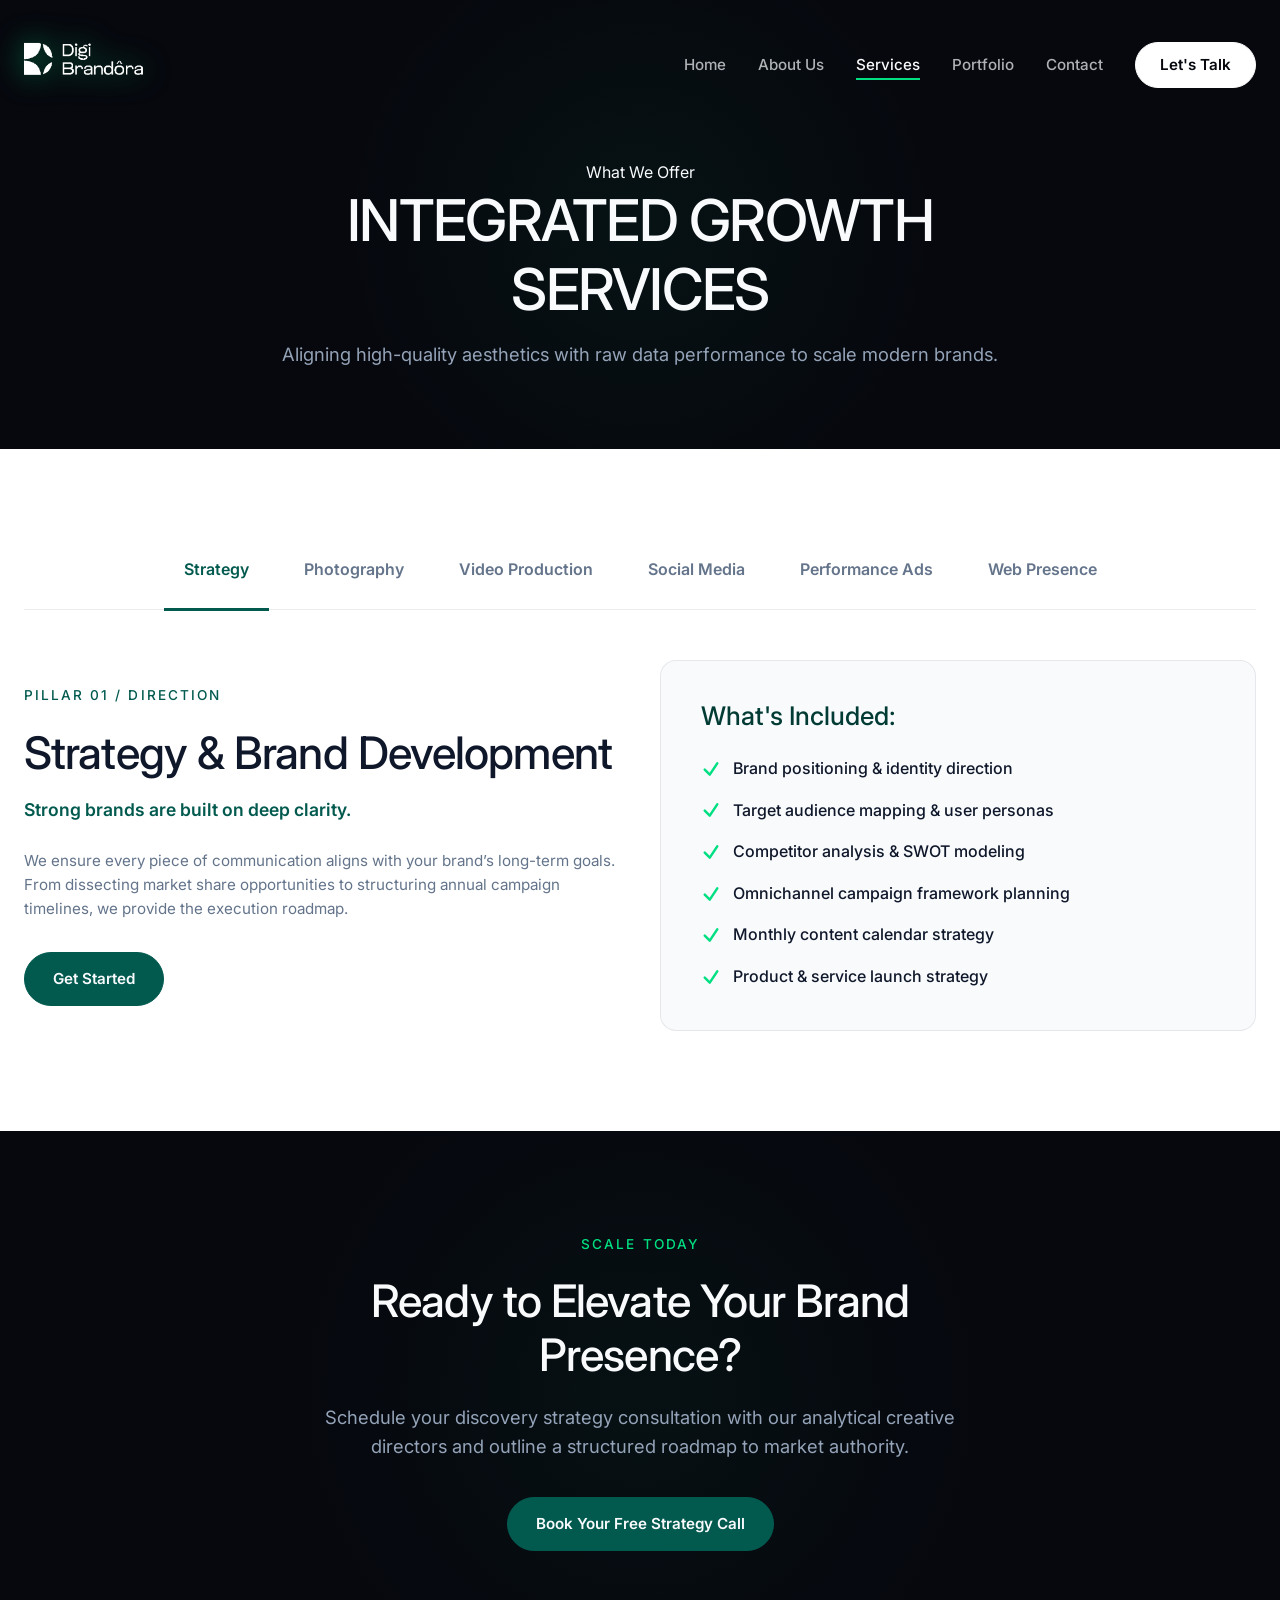
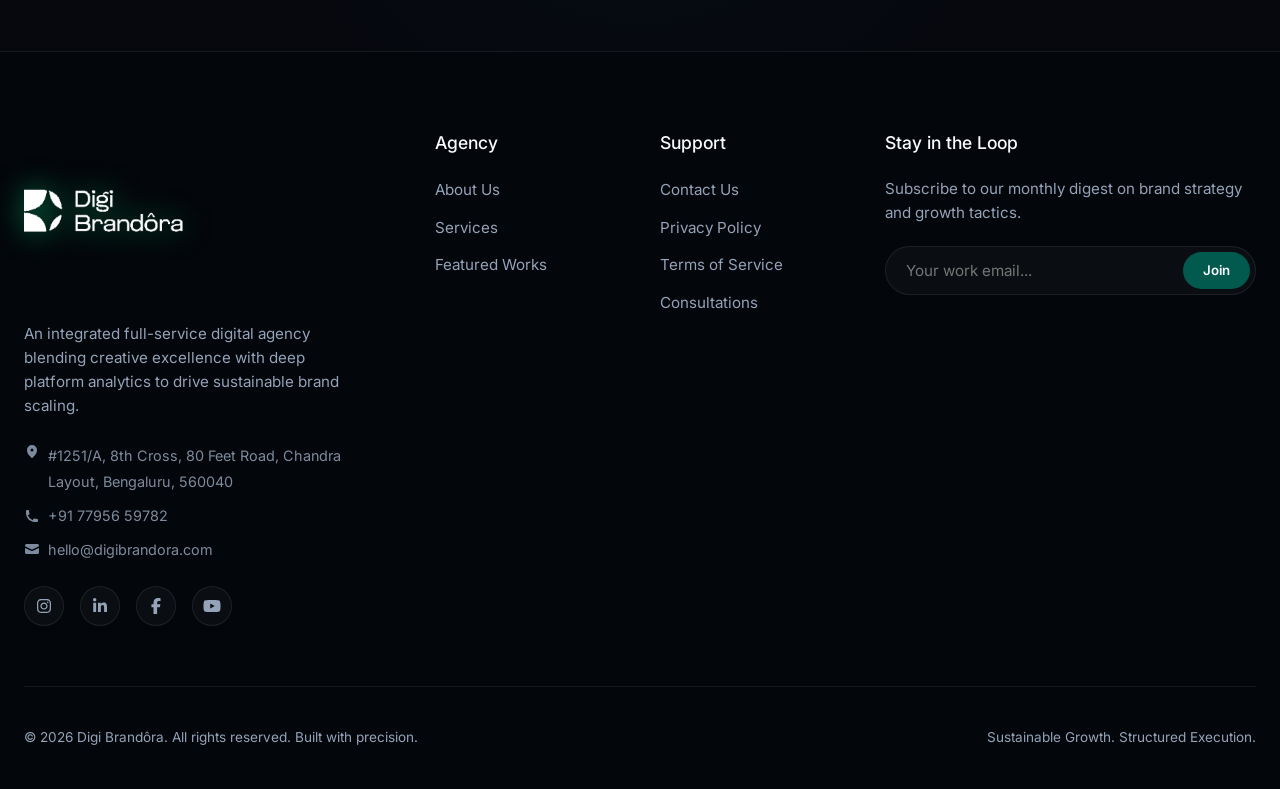
<file: services.html>
<!DOCTYPE html>
<html lang="en">
<head>
  <meta charset="UTF-8">
  <meta name="viewport" content="width=device-width, initial-scale=1.0">
  <meta name="description" content="Discover our full suite of integrated digital services, including brand strategy, photography, video production, social media, ads, and website conversions.">
  <title>Services | Digi Brandora</title>
  <link rel="stylesheet" href="styles.css?v=2.0">
  <link rel="icon" type="image/svg+xml" href="data:image/svg+xml,<svg xmlns='http://www.w3.org/2000/svg' viewBox='0 0 32 32'><circle cx='16' cy='10' r='6' stroke='%2310b981' stroke-width='2.5' fill='none'/><circle cx='10' cy='18' r='6' stroke='%2310b981' stroke-width='2.5' fill='none'/><circle cx='22' cy='18' r='6' stroke='%2310b981' stroke-width='2.5' fill='none'/></svg>">
</head>
<body >
  

  <!-- --- HEADER NAVBAR --- -->
  <header class="header scrolled" id="mainHeader">
    <div class="container">
      <a href="index.html" class="logo" id="logoLink">
        <span class="logo-icon">
          <img src="Images/logo.avif" alt="Digi Brandôra Logo" class="logo-img-mark">
        </span></a>
      
      <button class="menu-toggle" id="menuToggle" aria-label="Toggle Navigation Menu">
        <span></span>
        <span></span>
        <span></span>
      </button>

      <ul class="nav-menu" id="navMenu">
        <li><a href="index.html" class="nav-link">Home</a></li>
        <li><a href="about.html" class="nav-link">About Us</a></li>
        <li><a href="services.html" class="nav-link active">Services</a></li>
        <li><a href="portfolio.html" class="nav-link">Portfolio</a></li>
        <li><a href="contact.html" class="nav-link">Contact</a></li>
        <li><a href="#" class="btn btn-talk" data-open-modal="strategyModal">Let's Talk</a></li>
      </ul>
    </div>
  </header>

  <!-- --- PAGE BANNER --- -->
  <section class="page-banner">
    <div class="page-banner-glow"></div>
    <div class="container">
      <div class="page-banner-content">
        <span class="hero-sub" style="animation: none;">What We Offer</span>
        <h1>Integrated Growth Services</h1>
        <p>Aligning high-quality aesthetics with raw data performance to scale modern brands.</p>
      </div>
    </div>
  </section>

  <!-- --- SERVICES TABS SECTION --- -->
  <section class="services-details-section section-padding">
    <div class="container">
      
      <!-- Interactive Navigation Tabs -->
      <div class="tabs-nav reveal">
        <button class="tab-btn active" data-tab="tab-strategy">Strategy</button>
        <button class="tab-btn" data-tab="tab-photography">Photography</button>
        <button class="tab-btn" data-tab="tab-video">Video Production</button>
        <button class="tab-btn" data-tab="tab-social">Social Media</button>
        <button class="tab-btn" data-tab="tab-performance">Performance Ads</button>
        <button class="tab-btn" data-tab="tab-web">Web Presence</button>
      </div>

      <!-- Tab Panes Content -->
      <div class="tabs-content">
        
        <!-- Pillar 1: Strategy -->
        <div class="tab-pane active" id="tab-strategy">
          <div class="grid-2">
            <div class="reveal-left" style="display: flex; flex-direction: column; justify-content: center;">
              <span class="section-label">Pillar 01 / Direction</span>
              <h2>Strategy & Brand Development</h2>
              <p class="section-header-desc" style="color: var(--clr-primary); font-weight: 600; margin-bottom: 24px;">
                Strong brands are built on deep clarity.
              </p>
              <p style="color: var(--clr-text-muted-dark); margin-bottom: 30px;">
                We ensure every piece of communication aligns with your brand’s long-term goals. From dissecting market share opportunities to structuring annual campaign timelines, we provide the execution roadmap.
              </p>
              <a href="contact.html" class="btn btn-primary" style="align-self: flex-start;">Get Started</a>
            </div>
            
            <div class="reveal-right delay-200">
              <div style="background-color: var(--clr-bg-slate); border: 1px solid var(--clr-border-light); border-radius: 16px; padding: 40px;">
                <h3 style="margin-bottom: 24px; color: var(--clr-primary-dark);">What's Included:</h3>
                <ul style="list-style: none; display: flex; flex-direction: column; gap: 16px;">
                  <li style="display: flex; align-items: center; gap: 12px; font-weight: 500;">
                    <svg xmlns="http://www.w3.org/2000/svg" fill="none" viewBox="0 0 24 24" stroke-width="3" stroke="var(--clr-accent)" style="width: 20px; height: 20px; flex-shrink: 0;"><path stroke-linecap="round" stroke-linejoin="round" d="m4.5 12.75 6 6 9-13.5" /></svg>
                    Brand positioning & identity direction
                  </li>
                  <li style="display: flex; align-items: center; gap: 12px; font-weight: 500;">
                    <svg xmlns="http://www.w3.org/2000/svg" fill="none" viewBox="0 0 24 24" stroke-width="3" stroke="var(--clr-accent)" style="width: 20px; height: 20px; flex-shrink: 0;"><path stroke-linecap="round" stroke-linejoin="round" d="m4.5 12.75 6 6 9-13.5" /></svg>
                    Target audience mapping & user personas
                  </li>
                  <li style="display: flex; align-items: center; gap: 12px; font-weight: 500;">
                    <svg xmlns="http://www.w3.org/2000/svg" fill="none" viewBox="0 0 24 24" stroke-width="3" stroke="var(--clr-accent)" style="width: 20px; height: 20px; flex-shrink: 0;"><path stroke-linecap="round" stroke-linejoin="round" d="m4.5 12.75 6 6 9-13.5" /></svg>
                    Competitor analysis & SWOT modeling
                  </li>
                  <li style="display: flex; align-items: center; gap: 12px; font-weight: 500;">
                    <svg xmlns="http://www.w3.org/2000/svg" fill="none" viewBox="0 0 24 24" stroke-width="3" stroke="var(--clr-accent)" style="width: 20px; height: 20px; flex-shrink: 0;"><path stroke-linecap="round" stroke-linejoin="round" d="m4.5 12.75 6 6 9-13.5" /></svg>
                    Omnichannel campaign framework planning
                  </li>
                  <li style="display: flex; align-items: center; gap: 12px; font-weight: 500;">
                    <svg xmlns="http://www.w3.org/2000/svg" fill="none" viewBox="0 0 24 24" stroke-width="3" stroke="var(--clr-accent)" style="width: 20px; height: 20px; flex-shrink: 0;"><path stroke-linecap="round" stroke-linejoin="round" d="m4.5 12.75 6 6 9-13.5" /></svg>
                    Monthly content calendar strategy
                  </li>
                  <li style="display: flex; align-items: center; gap: 12px; font-weight: 500;">
                    <svg xmlns="http://www.w3.org/2000/svg" fill="none" viewBox="0 0 24 24" stroke-width="3" stroke="var(--clr-accent)" style="width: 20px; height: 20px; flex-shrink: 0;"><path stroke-linecap="round" stroke-linejoin="round" d="m4.5 12.75 6 6 9-13.5" /></svg>
                    Product & service launch strategy
                  </li>
                </ul>
              </div>
            </div>
          </div>
        </div>

        <!-- Pillar 2: Photography -->
        <div class="tab-pane" id="tab-photography">
          <div class="grid-2">
            <div style="display: flex; flex-direction: column; justify-content: center;">
              <span class="section-label">Pillar 02 / Visuals</span>
              <h2>Photography & Visual Production</h2>
              <p class="section-header-desc" style="color: var(--clr-primary); font-weight: 600; margin-bottom: 24px;">
                Perception is shaped by premium visuals.
              </p>
              <p style="color: var(--clr-text-muted-dark); margin-bottom: 30px;">
                Our high-end visual production is designed not only for luxury aesthetics but also directly engineered for digital marketing performance, capturing attention within microseconds.
              </p>
              <a href="contact.html" class="btn btn-primary" style="align-self: flex-start;">Get Started</a>
            </div>
            
            <div>
              <div style="background-color: var(--clr-bg-slate); border: 1px solid var(--clr-border-light); border-radius: 16px; padding: 40px;">
                <h3 style="margin-bottom: 24px; color: var(--clr-primary-dark);">What's Included:</h3>
                <ul style="list-style: none; display: flex; flex-direction: column; gap: 16px;">
                  <li style="display: flex; align-items: center; gap: 12px; font-weight: 500;">
                    <svg xmlns="http://www.w3.org/2000/svg" fill="none" viewBox="0 0 24 24" stroke-width="3" stroke="var(--clr-accent)" style="width: 20px; height: 20px; flex-shrink: 0;"><path stroke-linecap="round" stroke-linejoin="round" d="m4.5 12.75 6 6 9-13.5" /></svg>
                    High-end product photography
                  </li>
                  <li style="display: flex; align-items: center; gap: 12px; font-weight: 500;">
                    <svg xmlns="http://www.w3.org/2000/svg" fill="none" viewBox="0 0 24 24" stroke-width="3" stroke="var(--clr-accent)" style="width: 20px; height: 20px; flex-shrink: 0;"><path stroke-linecap="round" stroke-linejoin="round" d="m4.5 12.75 6 6 9-13.5" /></svg>
                    Lifestyle & brand narrative shoots
                  </li>
                  <li style="display: flex; align-items: center; gap: 12px; font-weight: 500;">
                    <svg xmlns="http://www.w3.org/2000/svg" fill="none" viewBox="0 0 24 24" stroke-width="3" stroke="var(--clr-accent)" style="width: 20px; height: 20px; flex-shrink: 0;"><path stroke-linecap="round" stroke-linejoin="round" d="m4.5 12.75 6 6 9-13.5" /></svg>
                    E-commerce catalog & asset production
                  </li>
                  <li style="display: flex; align-items: center; gap: 12px; font-weight: 500;">
                    <svg xmlns="http://www.w3.org/2000/svg" fill="none" viewBox="0 0 24 24" stroke-width="3" stroke="var(--clr-accent)" style="width: 20px; height: 20px; flex-shrink: 0;"><path stroke-linecap="round" stroke-linejoin="round" d="m4.5 12.75 6 6 9-13.5" /></svg>
                    Creative studio concept shoots
                  </li>
                  <li style="display: flex; align-items: center; gap: 12px; font-weight: 500;">
                    <svg xmlns="http://www.w3.org/2000/svg" fill="none" viewBox="0 0 24 24" stroke-width="3" stroke="var(--clr-accent)" style="width: 20px; height: 20px; flex-shrink: 0;"><path stroke-linecap="round" stroke-linejoin="round" d="m4.5 12.75 6 6 9-13.5" /></svg>
                    Professional editing & retouching suites
                  </li>
                </ul>
              </div>
            </div>
          </div>
        </div>

        <!-- Pillar 3: Video -->
        <div class="tab-pane" id="tab-video">
          <div class="grid-2">
            <div style="display: flex; flex-direction: column; justify-content: center;">
              <span class="section-label">Pillar 03 / Cinema</span>
              <h2>Video Production</h2>
              <p class="section-header-desc" style="color: var(--clr-primary); font-weight: 600; margin-bottom: 24px;">
                Video content builds deeper audience connection.
              </p>
              <p style="color: var(--clr-text-muted-dark); margin-bottom: 30px;">
                From pre-production strategy and scripting to post-production sound design and visual grading, we handle everything with a strategic layout optimized for native social feeds.
              </p>
              <a href="contact.html" class="btn btn-primary" style="align-self: flex-start;">Get Started</a>
            </div>
            
            <div>
              <div style="background-color: var(--clr-bg-slate); border: 1px solid var(--clr-border-light); border-radius: 16px; padding: 40px;">
                <h3 style="margin-bottom: 24px; color: var(--clr-primary-dark);">What's Included:</h3>
                <ul style="list-style: none; display: flex; flex-direction: column; gap: 16px;">
                  <li style="display: flex; align-items: center; gap: 12px; font-weight: 500;">
                    <svg xmlns="http://www.w3.org/2000/svg" fill="none" viewBox="0 0 24 24" stroke-width="3" stroke="var(--clr-accent)" style="width: 20px; height: 20px; flex-shrink: 0;"><path stroke-linecap="round" stroke-linejoin="round" d="m4.5 12.75 6 6 9-13.5" /></svg>
                    Cinematic Brand Films
                  </li>
                  <li style="display: flex; align-items: center; gap: 12px; font-weight: 500;">
                    <svg xmlns="http://www.w3.org/2000/svg" fill="none" viewBox="0 0 24 24" stroke-width="3" stroke="var(--clr-accent)" style="width: 20px; height: 20px; flex-shrink: 0;"><path stroke-linecap="round" stroke-linejoin="round" d="m4.5 12.75 6 6 9-13.5" /></svg>
                    High-impact promotional videos
                  </li>
                  <li style="display: flex; align-items: center; gap: 12px; font-weight: 500;">
                    <svg xmlns="http://www.w3.org/2000/svg" fill="none" viewBox="0 0 24 24" stroke-width="3" stroke="var(--clr-accent)" style="width: 20px; height: 20px; flex-shrink: 0;"><path stroke-linecap="round" stroke-linejoin="round" d="m4.5 12.75 6 6 9-13.5" /></svg>
                    Mobile-optimized short-form reels & TikToks
                  </li>
                  <li style="display: flex; align-items: center; gap: 12px; font-weight: 500;">
                    <svg xmlns="http://www.w3.org/2000/svg" fill="none" viewBox="0 0 24 24" stroke-width="3" stroke="var(--clr-accent)" style="width: 20px; height: 20px; flex-shrink: 0;"><path stroke-linecap="round" stroke-linejoin="round" d="m4.5 12.75 6 6 9-13.5" /></svg>
                    Social media ad creative variants
                  </li>
                  <li style="display: flex; align-items: center; gap: 12px; font-weight: 500;">
                    <svg xmlns="http://www.w3.org/2000/svg" fill="none" viewBox="0 0 24 24" stroke-width="3" stroke="var(--clr-accent)" style="width: 20px; height: 20px; flex-shrink: 0;"><path stroke-linecap="round" stroke-linejoin="round" d="m4.5 12.75 6 6 9-13.5" /></svg>
                    Corporate overview & profile videos
                  </li>
                  <li style="display: flex; align-items: center; gap: 12px; font-weight: 500;">
                    <svg xmlns="http://www.w3.org/2000/svg" fill="none" viewBox="0 0 24 24" stroke-width="3" stroke="var(--clr-accent)" style="width: 20px; height: 20px; flex-shrink: 0;"><path stroke-linecap="round" stroke-linejoin="round" d="m4.5 12.75 6 6 9-13.5" /></svg>
                    Professional script development & editing
                  </li>
                </ul>
              </div>
            </div>
          </div>
        </div>

        <!-- Pillar 4: Social Media -->
        <div class="tab-pane" id="tab-social">
          <div class="grid-2">
            <div style="display: flex; flex-direction: column; justify-content: center;">
              <span class="section-label">Pillar 04 / Engagement</span>
              <h2>Social Media Marketing</h2>
              <p class="section-header-desc" style="color: var(--clr-primary); font-weight: 600; margin-bottom: 24px;">
                Social media is more than posting — it’s brand equity.
              </p>
              <p style="color: var(--clr-text-muted-dark); margin-bottom: 30px;">
                We focus on consistent metric growth, organic algorithm hacking, community building, and active audience engagement instead of silent grid spaces.
              </p>
              <a href="contact.html" class="btn btn-primary" style="align-self: flex-start;">Get Started</a>
            </div>
            
            <div>
              <div style="background-color: var(--clr-bg-slate); border: 1px solid var(--clr-border-light); border-radius: 16px; padding: 40px;">
                <h3 style="margin-bottom: 24px; color: var(--clr-primary-dark);">What's Included:</h3>
                <ul style="list-style: none; display: flex; flex-direction: column; gap: 16px;">
                  <li style="display: flex; align-items: center; gap: 12px; font-weight: 500;">
                    <svg xmlns="http://www.w3.org/2000/svg" fill="none" viewBox="0 0 24 24" stroke-width="3" stroke="var(--clr-accent)" style="width: 20px; height: 20px; flex-shrink: 0;"><path stroke-linecap="round" stroke-linejoin="round" d="m4.5 12.75 6 6 9-13.5" /></svg>
                    Content creation, publishing, and scheduling
                  </li>
                  <li style="display: flex; align-items: center; gap: 12px; font-weight: 500;">
                    <svg xmlns="http://www.w3.org/2000/svg" fill="none" viewBox="0 0 24 24" stroke-width="3" stroke="var(--clr-accent)" style="width: 20px; height: 20px; flex-shrink: 0;"><path stroke-linecap="round" stroke-linejoin="round" d="m4.5 12.75 6 6 9-13.5" /></svg>
                    Instagram, Facebook & LinkedIn management
                  </li>
                  <li style="display: flex; align-items: center; gap: 12px; font-weight: 500;">
                    <svg xmlns="http://www.w3.org/2000/svg" fill="none" viewBox="0 0 24 24" stroke-width="3" stroke="var(--clr-accent)" style="width: 20px; height: 20px; flex-shrink: 0;"><path stroke-linecap="round" stroke-linejoin="round" d="m4.5 12.75 6 6 9-13.5" /></svg>
                    Community engagement & comment moderation
                  </li>
                  <li style="display: flex; align-items: center; gap: 12px; font-weight: 500;">
                    <svg xmlns="http://www.w3.org/2000/svg" fill="none" viewBox="0 0 24 24" stroke-width="3" stroke="var(--clr-accent)" style="width: 20px; height: 20px; flex-shrink: 0;"><path stroke-linecap="round" stroke-linejoin="round" d="m4.5 12.75 6 6 9-13.5" /></svg>
                    Custom copywriting & optimized hashtag strategies
                  </li>
                  <li style="display: flex; align-items: center; gap: 12px; font-weight: 500;">
                    <svg xmlns="http://www.w3.org/2000/svg" fill="none" viewBox="0 0 24 24" stroke-width="3" stroke="var(--clr-accent)" style="width: 20px; height: 20px; flex-shrink: 0;"><path stroke-linecap="round" stroke-linejoin="round" d="m4.5 12.75 6 6 9-13.5" /></svg>
                    Monthly content calendar planning
                  </li>
                  <li style="display: flex; align-items: center; gap: 12px; font-weight: 500;">
                    <svg xmlns="http://www.w3.org/2000/svg" fill="none" viewBox="0 0 24 24" stroke-width="3" stroke="var(--clr-accent)" style="width: 20px; height: 20px; flex-shrink: 0;"><path stroke-linecap="round" stroke-linejoin="round" d="m4.5 12.75 6 6 9-13.5" /></svg>
                    Granular platform analytics & monthly reporting
                  </li>
                </ul>
              </div>
            </div>
          </div>
        </div>

        <!-- Pillar 5: Performance Ads -->
        <div class="tab-pane" id="tab-performance">
          <div class="grid-2">
            <div style="display: flex; flex-direction: column; justify-content: center;">
              <span class="section-label">Pillar 05 / Ads</span>
              <h2>Performance Marketing & Digital Advertising</h2>
              <p class="section-header-desc" style="color: var(--clr-primary); font-weight: 600; margin-bottom: 24px;">
                Growth requires precision.
              </p>
              <p style="color: var(--clr-text-muted-dark); margin-bottom: 30px;">
                Every campaign is designed to deliver measurable ROI. We configure high-conversion funnels, launch optimized platform ads, and scale retargeting structures with surgical precision.
              </p>
              <a href="contact.html" class="btn btn-primary" style="align-self: flex-start;">Get Started</a>
            </div>
            
            <div>
              <div style="background-color: var(--clr-bg-slate); border: 1px solid var(--clr-border-light); border-radius: 16px; padding: 40px;">
                <h3 style="margin-bottom: 24px; color: var(--clr-primary-dark);">What's Included:</h3>
                <ul style="list-style: none; display: flex; flex-direction: column; gap: 16px;">
                  <li style="display: flex; align-items: center; gap: 12px; font-weight: 500;">
                    <svg xmlns="http://www.w3.org/2000/svg" fill="none" viewBox="0 0 24 24" stroke-width="3" stroke="var(--clr-accent)" style="width: 20px; height: 20px; flex-shrink: 0;"><path stroke-linecap="round" stroke-linejoin="round" d="m4.5 12.75 6 6 9-13.5" /></svg>
                    Meta Ads (Facebook & Instagram campaigns)
                  </li>
                  <li style="display: flex; align-items: center; gap: 12px; font-weight: 500;">
                    <svg xmlns="http://www.w3.org/2000/svg" fill="none" viewBox="0 0 24 24" stroke-width="3" stroke="var(--clr-accent)" style="width: 20px; height: 20px; flex-shrink: 0;"><path stroke-linecap="round" stroke-linejoin="round" d="m4.5 12.75 6 6 9-13.5" /></svg>
                    Google Search, Shopping & Display Ads
                  </li>
                  <li style="display: flex; align-items: center; gap: 12px; font-weight: 500;">
                    <svg xmlns="http://www.w3.org/2000/svg" fill="none" viewBox="0 0 24 24" stroke-width="3" stroke="var(--clr-accent)" style="width: 20px; height: 20px; flex-shrink: 0;"><path stroke-linecap="round" stroke-linejoin="round" d="m4.5 12.75 6 6 9-13.5" /></svg>
                    Structured lead generation campaigns
                  </li>
                  <li style="display: flex; align-items: center; gap: 12px; font-weight: 500;">
                    <svg xmlns="http://www.w3.org/2000/svg" fill="none" viewBox="0 0 24 24" stroke-width="3" stroke="var(--clr-accent)" style="width: 20px; height: 20px; flex-shrink: 0;"><path stroke-linecap="round" stroke-linejoin="round" d="m4.5 12.75 6 6 9-13.5" /></svg>
                    Conversion-focused e-commerce funnels
                  </li>
                  <li style="display: flex; align-items: center; gap: 12px; font-weight: 500;">
                    <svg xmlns="http://www.w3.org/2000/svg" fill="none" viewBox="0 0 24 24" stroke-width="3" stroke="var(--clr-accent)" style="width: 20px; height: 20px; flex-shrink: 0;"><path stroke-linecap="round" stroke-linejoin="round" d="m4.5 12.75 6 6 9-13.5" /></svg>
                    Multi-tier retargeting & lookalike setups
                  </li>
                  <li style="display: flex; align-items: center; gap: 12px; font-weight: 500;">
                    <svg xmlns="http://www.w3.org/2000/svg" fill="none" viewBox="0 0 24 24" stroke-width="3" stroke="var(--clr-accent)" style="width: 20px; height: 20px; flex-shrink: 0;"><path stroke-linecap="round" stroke-linejoin="round" d="m4.5 12.75 6 6 9-13.5" /></svg>
                    Continuous performance analysis & asset testing
                  </li>
                </ul>
              </div>
            </div>
          </div>
        </div>

        <!-- Pillar 6: Web Presence -->
        <div class="tab-pane" id="tab-web">
          <div class="grid-2">
            <div style="display: flex; flex-direction: column; justify-content: center;">
              <span class="section-label">Pillar 06 / Foundation</span>
              <h2>Website & Digital Presence</h2>
              <p class="section-header-desc" style="color: var(--clr-primary); font-weight: 600; margin-bottom: 24px;">
                Your website is your digital foundation.
              </p>
              <p style="color: var(--clr-text-muted-dark); margin-bottom: 30px;">
                We ensure your website directly supports your marketing objectives. We optimize layouts for fast speed, configure user funnels, write highly persuasive copy, and implement clean SEO patterns.
              </p>
              <a href="contact.html" class="btn btn-primary" style="align-self: flex-start;">Get Started</a>
            </div>
            
            <div>
              <div style="background-color: var(--clr-bg-slate); border: 1px solid var(--clr-border-light); border-radius: 16px; padding: 40px;">
                <h3 style="margin-bottom: 24px; color: var(--clr-primary-dark);">What's Included:</h3>
                <ul style="list-style: none; display: flex; flex-direction: column; gap: 16px;">
                  <li style="display: flex; align-items: center; gap: 12px; font-weight: 500;">
                    <svg xmlns="http://www.w3.org/2000/svg" fill="none" viewBox="0 0 24 24" stroke-width="3" stroke="var(--clr-accent)" style="width: 20px; height: 20px; flex-shrink: 0;"><path stroke-linecap="round" stroke-linejoin="round" d="m4.5 12.75 6 6 9-13.5" /></svg>
                    Website content architecture & planning
                  </li>
                  <li style="display: flex; align-items: center; gap: 12px; font-weight: 500;">
                    <svg xmlns="http://www.w3.org/2000/svg" fill="none" viewBox="0 0 24 24" stroke-width="3" stroke="var(--clr-accent)" style="width: 20px; height: 20px; flex-shrink: 0;"><path stroke-linecap="round" stroke-linejoin="round" d="m4.5 12.75 6 6 9-13.5" /></svg>
                    Landing page conversion optimization
                  </li>
                  <li style="display: flex; align-items: center; gap: 12px; font-weight: 500;">
                    <svg xmlns="http://www.w3.org/2000/svg" fill="none" viewBox="0 0 24 24" stroke-width="3" stroke="var(--clr-accent)" style="width: 20px; height: 20px; flex-shrink: 0;"><path stroke-linecap="round" stroke-linejoin="round" d="m4.5 12.75 6 6 9-13.5" /></svg>
                    Persuasive conversion-focused copywriting
                  </li>
                  <li style="display: flex; align-items: center; gap: 12px; font-weight: 500;">
                    <svg xmlns="http://www.w3.org/2000/svg" fill="none" viewBox="0 0 24 24" stroke-width="3" stroke="var(--clr-accent)" style="width: 20px; height: 20px; flex-shrink: 0;"><path stroke-linecap="round" stroke-linejoin="round" d="m4.5 12.75 6 6 9-13.5" /></svg>
                    Interactive funnel structure mapping
                  </li>
                  <li style="display: flex; align-items: center; gap: 12px; font-weight: 500;">
                    <svg xmlns="http://www.w3.org/2000/svg" fill="none" viewBox="0 0 24 24" stroke-width="3" stroke="var(--clr-accent)" style="width: 20px; height: 20px; flex-shrink: 0;"><path stroke-linecap="round" stroke-linejoin="round" d="m4.5 12.75 6 6 9-13.5" /></svg>
                    SEO-friendly tag structure & speed planning
                  </li>
                </ul>
              </div>
            </div>
          </div>
        </div>

      </div>
    </div>
  </section>

  <!-- --- CTA SECTION --- -->
  <section class="services-cta section-padding dark-theme-section" style="position:relative; overflow:hidden; text-align:center;">
    <div class="testimonials-glow-overlay"></div>
    <div class="container" style="position:relative; z-index:1;">
      <div class="reveal" style="max-width: 700px; margin: 0 auto;">
        <span class="section-label" style="color:var(--clr-accent);">Scale Today</span>
        <h2 style="margin-bottom: 20px;">Ready to Elevate Your Brand Presence?</h2>
        <p style="color: var(--clr-text-muted-light); margin-bottom: 35px; font-size: 1.15rem;">
          Schedule your discovery strategy consultation with our analytical creative directors and outline a structured roadmap to market authority.
        </p>
        <a href="#" class="btn btn-primary" data-open-modal="strategyModal">Book Your Free Strategy Call</a>
      </div>
    </div>
  </section>

  <!-- --- FOOTER --- -->
  <footer class="footer">
    <div class="container">
      <div class="footer-grid">
        <div class="footer-brand">
          <a href="index.html" class="logo" style="color: var(--clr-text-light);">
            <span class="logo-icon">
              <img src="Images/logo.avif" alt="Digi Brandôra Logo" class="logo-img-mark">
            </span></a>
          <p>
            An integrated full-service digital agency blending creative excellence with deep platform analytics to drive sustainable brand scaling.
          </p>
                    <p style="margin-top: 15px; font-size: 0.9rem; opacity: 0.85; line-height: 1.8; display: flex; flex-direction: column; gap: 8px;">
            <span style="display: flex; align-items: flex-start; gap: 8px;">
              <svg xmlns="http://www.w3.org/2000/svg" viewBox="0 0 16 16" fill="currentColor" style="width: 16px; height: 16px; flex-shrink: 0;"><path fill-rule="evenodd" d="m7.539 14.841.003.003.002.002a.755.755 0 0 0 .912 0l.002-.002.003-.003.012-.009a5.57 5.57 0 0 0 .19-.153 15.588 15.588 0 0 0 2.046-2.082c1.101-1.362 2.291-3.342 2.291-5.597A5 5 0 0 0 3 7c0 2.255 1.19 4.235 2.292 5.597a15.591 15.591 0 0 0 2.046 2.082 8.916 8.916 0 0 0 .189.153l.012.01ZM8 8.5a1.5 1.5 0 1 0 0-3 1.5 1.5 0 0 0 0 3Z" clip-rule="evenodd" /></svg>
              <span>#1251/A, 8th Cross, 80 Feet Road, Chandra Layout, Bengaluru, 560040</span>
            </span>
            <span style="display: flex; align-items: center; gap: 8px;">
              <svg xmlns="http://www.w3.org/2000/svg" viewBox="0 0 16 16" fill="currentColor" style="width: 16px; height: 16px; flex-shrink: 0;"><path fill-rule="evenodd" d="m3.855 7.286 1.067-.534a1 1 0 0 0 .542-1.046l-.44-2.858A1 1 0 0 0 4.036 2H3a1 1 0 0 0-1 1v2c0 .709.082 1.4.238 2.062a9.012 9.012 0 0 0 6.7 6.7A9.024 9.024 0 0 0 11 14h2a1 1 0 0 0 1-1v-1.036a1 1 0 0 0-.848-.988l-2.858-.44a1 1 0 0 0-1.046.542l-.534 1.067a7.52 7.52 0 0 1-4.86-4.859Z" clip-rule="evenodd" /></svg>
              <a href="tel:7795659782" style="color: inherit;">+91 77956 59782</a>
            </span>
            <span style="display: flex; align-items: center; gap: 8px;">
              <svg xmlns="http://www.w3.org/2000/svg" viewBox="0 0 16 16" fill="currentColor" style="width: 16px; height: 16px; flex-shrink: 0;"><path d="M2.5 3A1.5 1.5 0 0 0 1 4.5v.793c.026.009.051.02.076.032L7.674 8.51c.206.1.446.1.652 0l6.598-3.185A.755.755 0 0 1 15 5.293V4.5A1.5 1.5 0 0 0 13.5 3h-11Z" /><path d="M15 6.954 8.978 9.86a2.25 2.25 0 0 1-1.956 0L1 6.954V11.5A1.5 1.5 0 0 0 2.5 13h11a1.5 1.5 0 0 0 1.5-1.5V6.954Z" /></svg>
              <a href="mailto:hello@digibrandora.com" style="color: inherit;">hello@digibrandora.com</a>
            </span>
          </p>
                    <div class="social-links">
            <a href="https://www.instagram.com/digi_brandora?igsh=MTI4Nm9yNnhmbGdydQ%3D%3D&utm_source=qr" class="social-link" aria-label="Instagram" target="_blank"><svg xmlns="http://www.w3.org/2000/svg" viewBox="0 0 640 640" fill="currentColor" style="width: 20px; height: 20px; flex-shrink: 0;"><path d="M320.3 205C256.8 204.8 205.2 256.2 205 319.7C204.8 383.2 256.2 434.8 319.7 435C383.2 435.2 434.8 383.8 435 320.3C435.2 256.8 383.8 205.2 320.3 205zM319.7 245.4C360.9 245.2 394.4 278.5 394.6 319.7C394.8 360.9 361.5 394.4 320.3 394.6C279.1 394.8 245.6 361.5 245.4 320.3C245.2 279.1 278.5 245.6 319.7 245.4zM413.1 200.3C413.1 185.5 425.1 173.5 439.9 173.5C454.7 173.5 466.7 185.5 466.7 200.3C466.7 215.1 454.7 227.1 439.9 227.1C425.1 227.1 413.1 215.1 413.1 200.3zM542.8 227.5C541.1 191.6 532.9 159.8 506.6 133.6C480.4 107.4 448.6 99.2 412.7 97.4C375.7 95.3 264.8 95.3 227.8 97.4C192 99.1 160.2 107.3 133.9 133.5C107.6 159.7 99.5 191.5 97.7 227.4C95.6 264.4 95.6 375.3 97.7 412.3C99.4 448.2 107.6 480 133.9 506.2C160.2 532.4 191.9 540.6 227.8 542.4C264.8 544.5 375.7 544.5 412.7 542.4C448.6 540.7 480.4 532.5 506.6 506.2C532.8 480 541 448.2 542.8 412.3C544.9 375.3 544.9 264.5 542.8 227.5zM495 452C487.2 471.6 472.1 486.7 452.4 494.6C422.9 506.3 352.9 503.6 320.3 503.6C287.7 503.6 217.6 506.2 188.2 494.6C168.6 486.8 153.5 471.7 145.6 452C133.9 422.5 136.6 352.5 136.6 319.9C136.6 287.3 134 217.2 145.6 187.8C153.4 168.2 168.5 153.1 188.2 145.2C217.7 133.5 287.7 136.2 320.3 136.2C352.9 136.2 423 133.6 452.4 145.2C472 153 487.1 168.1 495 187.8C506.7 217.3 504 287.3 504 319.9C504 352.5 506.7 422.6 495 452z"/></svg></a>
            <a href="https://www.linkedin.com/company/digi-brandora/" class="social-link" aria-label="LinkedIn" target="_blank"><svg xmlns="http://www.w3.org/2000/svg" viewBox="0 0 640 640" fill="currentColor" style="width: 20px; height: 20px; flex-shrink: 0;"><path d="M196.3 512L103.4 512L103.4 212.9L196.3 212.9L196.3 512zM149.8 172.1C120.1 172.1 96 147.5 96 117.8C96 103.5 101.7 89.9 111.8 79.8C121.9 69.7 135.6 64 149.8 64C164 64 177.7 69.7 187.8 79.8C197.9 89.9 203.6 103.6 203.6 117.8C203.6 147.5 179.5 172.1 149.8 172.1zM543.9 512L451.2 512L451.2 366.4C451.2 331.7 450.5 287.2 402.9 287.2C354.6 287.2 347.2 324.9 347.2 363.9L347.2 512L254.4 512L254.4 212.9L343.5 212.9L343.5 253.7L344.8 253.7C357.2 230.2 387.5 205.4 432.7 205.4C526.7 205.4 544 267.3 544 347.7L544 512L543.9 512z"/></svg></a>
            <a href="https://www.facebook.com/share/1Gtc6aXpwQ/?mibextid=wwXIfr" class="social-link" aria-label="Facebook" target="_blank"><svg xmlns="http://www.w3.org/2000/svg" viewBox="0 0 640 640" fill="currentColor" style="width: 20px; height: 20px; flex-shrink: 0;"><path d="M240 363.3L240 576L356 576L356 363.3L442.5 363.3L460.5 265.5L356 265.5L356 230.9C356 179.2 376.3 159.4 428.7 159.4C445 159.4 458.1 159.8 465.7 160.6L465.7 71.9C451.4 68 416.4 64 396.2 64C289.3 64 240 114.5 240 223.4L240 265.5L174 265.5L174 363.3L240 363.3z"/></svg></a>
            <a href="https://youtube.com/@digibrandora?si=7ONaBwd1D4lMhy1C" class="social-link" aria-label="YouTube" target="_blank"><svg xmlns="http://www.w3.org/2000/svg" viewBox="0 0 640 640" fill="currentColor" style="width: 20px; height: 20px; flex-shrink: 0;"><path d="M581.7 188.1C575.5 164.4 556.9 145.8 533.4 139.5C490.9 128 320.1 128 320.1 128C320.1 128 149.3 128 106.7 139.5C83.2 145.8 64.7 164.4 58.4 188.1C47 231 47 320.4 47 320.4C47 320.4 47 409.8 58.4 452.7C64.7 476.3 83.2 494.2 106.7 500.5C149.3 512 320.1 512 320.1 512C320.1 512 490.9 512 533.5 500.5C557 494.2 575.5 476.3 581.8 452.7C593.2 409.8 593.2 320.4 593.2 320.4C593.2 320.4 593.2 231 581.8 188.1zM264.2 401.6L264.2 239.2L406.9 320.4L264.2 401.6z"/></svg></a>
          </div>
        </div>

        <div class="footer-links">
          <h5>Agency</h5>
          <ul>
            <li><a href="about.html">About Us</a></li>
            <li><a href="services.html">Services</a></li>
            <li><a href="portfolio.html">Featured Works</a></li>
          </ul>
        </div>

        <div class="footer-links">
          <h5>Support</h5>
          <ul>
            <li><a href="contact.html">Contact Us</a></li>
            <li><a href="about.html">Privacy Policy</a></li>
            <li><a href="about.html">Terms of Service</a></li>
            <li><a href="contact.html">Consultations</a></li>
          </ul>
        </div>

        <div class="footer-newsletter">
          <h5>Stay in the Loop</h5>
          <p>Subscribe to our monthly digest on brand strategy and growth tactics.</p>
          <form class="newsletter-form">
            <input type="email" class="newsletter-input" placeholder="Your work email..." required>
            <button type="submit" class="newsletter-submit">Join</button>
          </form>
        </div>
      </div>

      <div class="footer-bottom">
        <p>&copy; 2026 Digi Brandôra. All rights reserved. Built with precision.</p>
        <p>Sustainable Growth. Structured Execution.</p>
      </div>
    </div>
  </footer>

  <!-- --- BOOKING CALENDAR MODAL --- -->
  <div class="modal-overlay" id="strategyModal">
    <div class="modal-box">
      <button class="modal-close-btn">&times;</button>
      <h3 class="modal-title">Book a Free Strategy Call</h3>
      <p class="modal-desc">Select a date and preferred slot below. Our strategist will align directly with you.</p>
      
      <div class="booking-calendar-wrapper">
        <div class="form-group">
          <label for="bookingDate" class="form-label">1. Preferred Date *</label>
          <input type="date" id="bookingDate" class="form-control" min="2026-05-30">
        </div>

        <div class="form-group">
          <label class="form-label">2. Preferred Time Slot (IST) *</label>
          <div class="time-slot-grid">
            <button class="time-slot-btn">10:00 AM</button>
            <button class="time-slot-btn">11:30 AM</button>
            <button class="time-slot-btn">01:00 PM</button>
            <button class="time-slot-btn">02:30 PM</button>
            <button class="time-slot-btn">04:00 PM</button>
            <button class="time-slot-btn">05:30 PM</button>
          </div>
        </div>

        <button class="btn btn-primary" id="bookConfirmBtn" style="margin-top: 20px; width: 100%;">Confirm Booking slot</button>
      </div>
    </div>
  </div>

  <!-- GSAP & SplitType -->
  <script src="app.js"></script>
</body>
</html>
</file>
<file: styles.css>
@font-face {
  font-family: 'Inter';
  src: url('font/Inter-VariableFont_opsz,wght.ttf') format('truetype-variations'),
       url('font/Inter-VariableFont_opsz,wght.ttf') format('truetype');
  font-weight: 100 900;
  font-stretch: 75% 125%;
  font-style: normal;
  font-display: swap;
}

@font-face {
  font-family: 'Inter';
  src: url('font/Inter-Italic-VariableFont_opsz,wght.ttf') format('truetype-variations'),
       url('font/Inter-Italic-VariableFont_opsz,wght.ttf') format('truetype');
  font-weight: 100 900;
  font-stretch: 75% 125%;
  font-style: italic;
  font-display: swap;
}

/* --- CUSTOM VARIABLES & DESIGN SYSTEM --- */
:root {
  --font-body: 'Inter', sans-serif;
  --font-heading: 'Inter', sans-serif;

  /* Color Palette - Premium Emerald & Deep Charcoal */
  --clr-bg-dark: #06080e;
  --clr-bg-card-dark: rgba(11, 15, 25, 0.85);
  --clr-bg-light: #ffffff;
  --clr-bg-slate: #f8fafc;
  
  --clr-primary: #025a4f;      /* Classic Editorial Forest Green */
  --clr-primary-light: #037567;
  --clr-primary-dark: #013b34;
  --clr-accent: #00DF82;       /* Vibrant Emerald Mint -> Updated to #00DF82 Accent Color */
  --clr-accent-glow: rgba(0, 223, 130, 0.4);
  
  --clr-text-dark: #0f172a;
  --clr-text-light: #f8fafc;
  --clr-text-muted-dark: #64748b;
  --clr-text-muted-light: #94a3b8;
  
  --clr-border-light: rgba(15, 23, 42, 0.08);
  --clr-border-dark: rgba(248, 250, 252, 0.08);
  --clr-border-glow: rgba(0, 223, 130, 0.2);

  /* Transitions & Shadows */
  --transition-smooth: all 0.5s cubic-bezier(0.16, 1, 0.3, 1);
  --transition-fast: all 0.25s cubic-bezier(0.4, 0, 0.2, 1);
  
  --shadow-sm: 0 2px 8px -2px rgba(15, 23, 42, 0.05);
  --shadow-md: 0 12px 30px -10px rgba(15, 23, 42, 0.08);
  --shadow-lg: 0 20px 50px -12px rgba(15, 23, 42, 0.12);
  --shadow-glow: 0 0 25px 0 rgba(0, 223, 130, 0.25);
  
  --header-height: 130px;
  --container-width: 1280px;
}

/* --- RESET & BASIC STYLES --- */
*, *::before, *::after {
  box-sizing: border-box;
  margin: 0;
  padding: 0;
}

html {
  scroll-behavior: smooth;
  font-size: 16px;
  -webkit-font-smoothing: antialiased;
}

body {
  font-family: var(--font-body);
  background-color: var(--clr-bg-light);
  color: var(--clr-text-dark);
  line-height: 1.6;
  overflow-x: hidden;
}

/* Dark mode section overrides */
.dark-theme-section {
  background-color: var(--clr-bg-dark);
  color: var(--clr-text-light);
}

/* --- TYPOGRAPHY --- */
h1, h2, h3, h4, h5, h6 {
  font-family: var(--font-heading);
  font-weight: 500;
  line-height: 1.2;
}

h1 {
  font-size: clamp(2.5rem, 5vw, 4.5rem);
  letter-spacing: -0.03em;
}

h2 {
  font-size: clamp(2rem, 3.5vw, 3rem);
  letter-spacing: -0.02em;
}

h3 {
  font-size: clamp(1.25rem, 2vw, 1.75rem);
}

p {
  font-size: clamp(0.95rem, 1vw + 0.15rem, 1.1rem);
  font-weight: 400;
}

a {
  text-decoration: none;
  color: inherit;
  transition: var(--transition-fast);
}

/* --- LAYOUT UTILITIES --- */
.container {
  width: 100%;
  max-width: var(--container-width);
  margin: 0 auto;
  padding: 0 24px;
}

.section-padding {
  padding: 100px 0;
}

@media (max-width: 768px) {
  .section-padding {
    padding: 70px 0;
  }
}

.grid-2 {
  display: grid;
  grid-template-columns: repeat(2, 1fr);
  gap: 40px;
}

.grid-3 {
  display: grid;
  grid-template-columns: repeat(3, 1fr);
  gap: 30px;
}

.grid-4 {
  display: grid;
  grid-template-columns: repeat(4, 1fr);
  gap: 24px;
}

@media (max-width: 1024px) {
  .grid-4 { grid-template-columns: repeat(2, 1fr); }
  .grid-3 { grid-template-columns: repeat(2, 1fr); }
}

@media (max-width: 768px) {
  .grid-2, .grid-3, .grid-4 {
    grid-template-columns: 1fr;
    gap: 30px;
  }
}

/* --- BUTTONS & CTAs --- */
.btn {
  display: inline-flex;
  align-items: center;
  justify-content: center;
  padding: 14px 28px;
  font-family: var(--font-heading);
  font-weight: 600;
  font-size: 0.95rem;
  border-radius: 50px;
  cursor: pointer;
  transition: var(--transition-smooth);
  position: relative;
  overflow: hidden;
  z-index: 1;
}

.btn-primary {
  background-color: var(--clr-primary);
  color: var(--clr-text-light);
  border: 1px solid var(--clr-primary);
}

.btn-primary::after {
  content: '';
  position: absolute;
  top: 0;
  left: 0;
  width: 100%;
  height: 100%;
  background-color: var(--clr-accent);
  z-index: -1;
  transform: scaleX(0);
  transform-origin: right;
  transition: transform 0.5s cubic-bezier(0.16, 1, 0.3, 1);
}

.btn-primary:hover {
  border-color: var(--clr-accent);
  box-shadow: var(--shadow-glow);
}

.btn-primary:hover::after {
  transform: scaleX(1);
  transform-origin: left;
}

.btn-secondary {
  background-color: transparent;
  color: var(--clr-text-dark);
  border: 1px solid var(--clr-border-light);
}

.dark-theme-section .btn-secondary {
  color: var(--clr-text-light);
  border-color: var(--clr-border-dark);
}

.btn-secondary:hover {
  background-color: var(--clr-text-dark);
  color: var(--clr-bg-light);
  border-color: var(--clr-text-dark);
}

.dark-theme-section .btn-secondary:hover {
  background-color: var(--clr-text-light);
  color: var(--clr-bg-dark);
  border-color: var(--clr-text-light);
}

.btn-outline-green {
  background-color: transparent;
  color: var(--clr-accent);
  border: 1px solid var(--clr-accent);
}

.btn-outline-green:hover {
  background-color: var(--clr-accent);
  color: var(--clr-bg-dark);
  box-shadow: var(--shadow-glow);
}

/* --- GLASSMORPHISM --- */
.glass-panel {
  background: rgba(255, 255, 255, 0.03);
  backdrop-filter: blur(16px);
  -webkit-backdrop-filter: blur(16px);
  border: 1px solid var(--clr-border-dark);
  border-radius: 16px;
}

/* --- HEADER & NAVIGATION --- */
.header {
  position: fixed;
  top: 0;
  left: 0;
  width: 100%;
  height: var(--header-height);
  z-index: 1000;
  display: flex;
  align-items: center;
  transition: var(--transition-smooth);
}

.header.scrolled {
  background: rgba(6, 8, 14, 0.85);
  backdrop-filter: blur(20px);
  -webkit-backdrop-filter: blur(20px);
  border-bottom: 1px solid var(--clr-border-dark);
  height: 90px;
}

.header .container {
  display: flex;
  align-items: center;
  justify-content: space-between;
}

.logo {
  display: flex;
  align-items: center;
  gap: 10px;
  font-family: var(--font-heading);
  font-weight: 600;
  font-size: 1.35rem;
  letter-spacing: -0.01em;
  color: var(--clr-text-light);
}

/* SVG Logo Styling */
.logo-icon svg {
  width: 32px;
  height: 32px;
  fill: none;
  stroke: var(--clr-accent);
  stroke-width: 2.5;
  stroke-linejoin: round;
  filter: drop-shadow(0 0 4px var(--clr-accent));
}

.nav-menu {
  display: flex;
  align-items: center;
  gap: 32px;
  list-style: none;
}

.nav-link {
  font-family: var(--font-heading);
  font-weight: 500;
  font-size: 0.95rem;
  color: rgba(248, 250, 252, 0.7);
  position: relative;
  padding: 6px 0;
}

.nav-link::after {
  content: '';
  position: absolute;
  bottom: 0;
  left: 0;
  width: 100%;
  height: 2px;
  background-color: var(--clr-accent);
  transform: scaleX(0);
  transform-origin: right;
  transition: transform 0.3s cubic-bezier(0.16, 1, 0.3, 1);
}

.nav-link:hover,
.nav-link.active {
  color: var(--clr-text-light);
}

.nav-link:hover::after,
.nav-link.active::after {
  transform: scaleX(1);
  transform-origin: left;
}

/* Menu Toggle Button for Mobile */
.menu-toggle {
  display: none;
  background: none;
  border: none;
  cursor: pointer;
  z-index: 1001;
}

.menu-toggle span {
  display: block;
  width: 26px;
  height: 2px;
  background-color: var(--clr-text-light);
  margin-bottom: 6px;
  transition: var(--transition-fast);
}

.menu-toggle span:last-child {
  margin-bottom: 0;
}

.menu-toggle.open span:nth-child(1) {
  transform: translateY(8px) rotate(45deg);
}

.menu-toggle.open span:nth-child(2) {
  opacity: 0;
}

.menu-toggle.open span:nth-child(3) {
  transform: translateY(-8px) rotate(-45deg);
}

@media (max-width: 900px) {
  .menu-toggle {
    display: block;
  }
  
  .nav-menu {
    position: fixed;
    top: 0;
    right: -100%;
    width: 100%;
    height: 100vh;
    background-color: var(--clr-bg-dark);
    flex-direction: column;
    justify-content: center;
    gap: 40px;
    transition: var(--transition-smooth);
    z-index: 999;
  }
  
  .nav-menu.open {
    right: 0;
  }

  .nav-link {
    font-size: 1.5rem;
  }
}

/* --- HERO SECTION --- */
/* --- HERO VIEWPORT CONTAINER --- */
.hero-viewport-container {
  margin: 16px;
  border-radius: 24px;
  position: relative;
  overflow: hidden;
  height: calc(100vh - 32px);
  background-color: #06080e;
  border: 1px solid rgba(255, 255, 255, 0.08);
  display: flex;
  flex-direction: column;
  z-index: 1;
}

.hero-video-bg {
  position: absolute;
  top: 0;
  left: 0;
  width: 100%;
  height: 100%;
  object-fit: cover;
  z-index: -2;
  animation: bgImmersiveZoom 2s cubic-bezier(0.16, 1, 0.3, 1) forwards;
  transform-origin: center;
}

/* Pseudo-element for decoupled background gradient overlay */
.hero-viewport-container::before {
  content: '';
  position: absolute;
  top: 0; left: 0; right: 0; bottom: 0;
  z-index: -1;
  background-image: radial-gradient(circle at center, transparent 20%, rgba(0, 0, 0, 0.95) 100%),
                    linear-gradient(to bottom, rgba(6, 8, 14, 0.3) 0%, transparent 50%, rgba(6, 8, 14, 0.5) 100%);
  pointer-events: none;
}

@keyframes bgImmersiveZoom {
  0% {
    transform: scale(1.08);
  }
  100% {
    transform: scale(1);
  }
}

/* Header customization inside hero container with fade-down load animation */
.hero-viewport-container .header {
  position: absolute;
  top: 0;
  left: 0;
  width: 100%;
  background: transparent;
  border-bottom: none;
  animation: headerReveal 1s cubic-bezier(0.16, 1, 0.3, 1) forwards;
  animation-delay: 0.1s;
  opacity: 0;
}

.hero-viewport-container .header.scrolled {
  position: fixed;
  background: rgba(6, 8, 14, 0.85);
  border-bottom: 1px solid var(--clr-border-dark);
  animation: none;
  opacity: 1;
}

@keyframes headerReveal {
  0% {
    transform: translateY(-20px);
    opacity: 0;
  }
  100% {
    transform: translateY(0);
    opacity: 1;
  }
}

.logo-img-mark {
  width: 120px;
  height: 120px;
  object-fit: contain;
  filter: drop-shadow(0 0 14px rgba(0, 223, 130, 0.5));
  transition: width 0.3s ease, height 0.3s ease;
}

.header.scrolled .logo-img-mark {
  width: 80px;
  height: 80px;
}

.footer-brand .logo-img-mark {
  width: 160px;
  height: 160px;
}

.btn-talk {
  background-color: #ffffff;
  color: #06080e !important;
  font-family: var(--font-heading);
  font-weight: 600;
  font-size: 0.95rem;
  padding: 10px 24px;
  border-radius: 50px;
  border: 1px solid #ffffff;
  transition: var(--transition-smooth);
}

.btn-talk:hover {
  background-color: transparent;
  color: #ffffff !important;
  box-shadow: 0 0 15px rgba(255, 255, 255, 0.35);
}

/* --- HERO SECTION --- */
.hero {
  position: relative;
  height: 100%;
  width: 100%;
  display: flex;
  flex-direction: column;
  justify-content: space-between;
  padding-top: var(--header-height);
  overflow: hidden;
  background: transparent;
}

/* Center Headline with ultra modern blur-to-focus slide-up reveal */
.hero-center {
  flex-grow: 1;
  display: flex;
  align-items: center;
  justify-content: center;
  text-align: center;
  padding: 0 40px;
}

.hero-title {
  font-family: 'Inter', sans-serif;
  font-size: clamp(2rem, 5.5vw, 4.4rem);
  font-weight: 600;
  letter-spacing: 0.06em;
  color: #ffffff;
  line-height: 1.15;
  text-align: center;
  text-shadow: 0 4px 24px rgba(0, 0, 0, 0.6);
  margin: 0;
  text-transform: uppercase;
  animation: ultraBlurReveal 1.2s cubic-bezier(0.16, 1, 0.3, 1) forwards;
  opacity: 0;
}

@keyframes ultraBlurReveal {
  0% {
    filter: blur(20px);
    opacity: 0;
    transform: translateY(40px) scale(0.96);
  }
  100% {
    filter: blur(0);
    opacity: 1;
    transform: translateY(0) scale(1);
  }
}

/* Bottom Row Layout */
.hero-bottom-row {
  display: flex;
  justify-content: space-between;
  align-items: flex-end;
  padding: 0 64px 64px 64px;
  width: 100%;
  z-index: 10;
}

@media (max-width: 992px) {
  .hero-bottom-row {
    flex-direction: column;
    align-items: flex-start;
    gap: 40px;
    padding: 0 32px 32px 32px;
  }
}

/* Bottom Left Block with clean slide-up reveal */
.hero-bottom-left {
  display: flex;
  flex-direction: column;
  align-items: flex-start;
  max-width: 420px;
  animation: bottomReveal 1.2s cubic-bezier(0.16, 1, 0.3, 1) forwards;
  animation-delay: 0.4s;
  opacity: 0;
}

@keyframes bottomReveal {
  0% {
    transform: translateY(30px);
    opacity: 0;
  }
  100% {
    transform: translateY(0);
    opacity: 1;
  }
}

.hero-description-light {
  font-family: 'Inter', sans-serif;
  font-size: 15px;
  font-weight: 300;
  line-height: 1.65;
  color: rgba(255, 255, 255, 0.85);
  margin-bottom: 24px;
  text-align: left;
  text-shadow: 0 2px 8px rgba(0, 0, 0, 0.4);
}

.btn-consultation {
  min-width: 213px;
  width: max-content;
  padding: 0 20px;
  height: 44px;
  display: inline-flex;
  align-items: center;
  justify-content: center;
  background: rgba(255, 255, 255, 0.12);
  backdrop-filter: blur(16px);
  -webkit-backdrop-filter: blur(16px);
  border: 1px solid rgba(255, 255, 255, 0.22);
  color: #ffffff;
  font-family: var(--font-heading);
  font-size: 0.9rem;
  font-weight: 500;
  border-radius: 6px;
  transition: var(--transition-fast);
  cursor: pointer;
  text-align: center;
  white-space: nowrap;
  text-wrap: nowrap;
}

.btn-consultation:hover {
  background: var(--clr-accent);
  color: #06080e;
  border-color: var(--clr-accent);
  box-shadow: var(--shadow-glow);
}

/* Bottom Right Block: Ratings Area Layout */
.hero-bottom-right {
  display: flex;
  align-items: center;
}

.ratings-area {
  display: flex;
  align-items: center;
  gap: 16px;
  cursor: pointer;
  background: rgba(6, 8, 14, 0.3);
  padding: 8px 16px;
  border-radius: 50px;
  backdrop-filter: blur(8px);
  -webkit-backdrop-filter: blur(8px);
  border: 1px solid rgba(255, 255, 255, 0.05);
  transition: var(--transition-smooth);
  overflow: hidden; /* Contain the shimmering sweep */
  position: relative;
  opacity: 0;
  animation: pillReveal 1.1s cubic-bezier(0.16, 1, 0.3, 1) forwards;
  animation-delay: 0.4s;
}

@keyframes pillReveal {
  0% {
    opacity: 0;
    transform: scale(0.96) translateY(12px);
    border-color: rgba(255, 255, 255, 0.05);
    box-shadow: 0 0 0 rgba(0, 223, 130, 0);
  }
  50% {
    border-color: rgba(0, 223, 130, 0.3);
    box-shadow: 0 0 20px rgba(0, 223, 130, 0.12);
  }
  100% {
    opacity: 1;
    transform: scale(1) translateY(0);
    border-color: rgba(255, 255, 255, 0.05);
    box-shadow: 0 4px 30px rgba(0, 0, 0, 0.2);
  }
}

/* Shimmer Sweep Animation */
.ratings-area::after {
  content: '';
  position: absolute;
  top: 0;
  left: -150%;
  width: 100%;
  height: 100%;
  background: linear-gradient(
    90deg,
    transparent,
    rgba(255, 255, 255, 0.02),
    rgba(0, 223, 130, 0.2), /* Soft green accent shimmer */
    rgba(255, 255, 255, 0.02),
    transparent
  );
  transform: skewX(-25deg);
  pointer-events: none;
  animation: ratingsShimmer 3s linear infinite;
  animation-delay: 1.4s;
}

@keyframes ratingsShimmer {
  0% {
    left: -150%;
    animation-timing-function: cubic-bezier(0.25, 1, 0.5, 1);
  }
  45% {
    left: 150%;
  }
  45.01% {
    left: -150%;
  }
  100% {
    left: -150%;
  }
}

.ratings-area:hover {
  background: rgba(6, 8, 14, 0.5);
  border-color: rgba(0, 223, 130, 0.2);
  box-shadow: 0 4px 20px rgba(0, 223, 130, 0.1);
}

.profile-stack {
  display: flex;
  align-items: center;
}

.stack-img {
  width: 50px;
  height: 50px;
  border-radius: 50%;
  border: 2px solid #06080e;
  object-fit: cover;
  margin-right: -18px;
  transition: transform 0.4s cubic-bezier(0.16, 1, 0.3, 1), margin-right 0.4s cubic-bezier(0.16, 1, 0.3, 1);
  background-color: #06080e;
  display: block;
  opacity: 0;
  
  /* Fallback spring easing using standard cubic-bezier */
  animation: imgPop 0.9s cubic-bezier(0.34, 1.56, 0.64, 1) forwards;
  
  /* Modern highly organic physics spring easing */
  --spring-easing: linear(0, 0.016 0.5%, 0.06 1%, 0.226 2%, 1.116 5.4%, 1.375 6.6%, 1.527 7.7%, 1.565 8.2%, 1.585 8.8%, 1.581 9.3%, 1.559 9.8%, 1.458 10.9%, 0.937 14.3%, 0.784 15.5%, 0.693 16.6%, 0.67 17.1%, 0.657 17.7%, 0.671 18.7%, 0.729 19.8%, 1.042 23.3%, 1.13 24.5%, 1.182 25.6%, 1.201 26.7%, 1.192 27.7%, 1.156 28.8%, 0.977 32.2%, 0.925 33.4%, 0.894 34.5%, 0.882 35.6%, 0.887 36.6%, 0.907 37.7%, 1.045 42.4%, 1.069 44.5%, 1.059 46.3%, 0.979 50.9%, 0.96 53.4%, 0.966 55.3%, 1.013 59.9%, 1.024 62.3%, 0.986 71.2%, 1.008 79.9%, 0.995 88.9%, 1);
  animation-timing-function: var(--spring-easing);
}

@keyframes imgPop {
  0% {
    opacity: 0;
    transform: translateX(-35px) scale(0.3) rotate(-30deg);
  }
  100% {
    opacity: 1;
    transform: translateX(0) scale(1) rotate(0deg);
  }
}

/* Elegant staggered popping entries for each profile in the stack */
.stack-img:nth-child(1) { z-index: 1; animation-delay: 0.55s; }
.stack-img:nth-child(2) { z-index: 2; animation-delay: 0.65s; }
.stack-img:nth-child(3) { z-index: 3; animation-delay: 0.75s; }
.stack-img:nth-child(4) { z-index: 4; animation-delay: 0.85s; }

.stack-logo {
  background-color: var(--clr-accent);
  padding: 10px;
  border: 2px solid #06080e;
  z-index: 5;
  
  /* Logo pops out with a dramatic full active spin */
  animation: logoPop 1.1s cubic-bezier(0.34, 1.56, 0.64, 1) forwards;
  animation-timing-function: var(--spring-easing);
  animation-delay: 0.95s;
}

@keyframes logoPop {
  0% {
    opacity: 0;
    transform: translateX(-35px) scale(0.3) rotate(-180deg);
  }
  100% {
    opacity: 1;
    transform: translateX(0) scale(1) rotate(0deg);
  }
}

/* Hover expansion animation for overlapping stack */
.ratings-area:hover .stack-img {
  margin-right: 4px;
  transform: scale(1.06);
}

.ratings-area:hover .stack-img:last-child {
  margin-right: 0;
}

.ratings-info {
  display: flex;
  flex-direction: column;
  align-items: flex-start;
  gap: 2px;
}

.star-rating {
  height: 14px;
  width: auto;
  object-fit: contain;
  display: block;
  opacity: 0;
  animation: starsReveal 0.8s cubic-bezier(0.34, 1.56, 0.64, 1) forwards;
  animation-delay: 1.1s;
}

@keyframes starsReveal {
  0% {
    opacity: 0;
    transform: scale(0.4) translateY(6px);
  }
  100% {
    opacity: 1;
    transform: scale(1) translateY(0);
  }
}

.trust-text {
  font-family: 'Inter', sans-serif;
  font-size: 0.9rem;
  font-weight: 500;
  color: #ffffff;
  letter-spacing: 0.02em;
  opacity: 0;
  animation: trustReveal 0.8s cubic-bezier(0.25, 1, 0.5, 1) forwards;
  animation-delay: 1.25s;
}

@keyframes trustReveal {
  0% {
    opacity: 0;
    transform: translateY(6px);
    filter: blur(4px);
  }
  100% {
    opacity: 1;
    transform: translateY(0);
    filter: blur(0);
  }
}

/* --- SECTION: WHO WE ARE --- */
.who-we-are {
  background-color: var(--clr-bg-light);
}

.section-label {
  font-family: var(--font-heading);
  text-transform: uppercase;
  font-size: 0.85rem;
  letter-spacing: 0.15em;
  color: var(--clr-primary);
  font-weight: 500;
  margin-bottom: 20px;
  display: inline-block;
}

.accent-quote-box {
  border-left: 4px solid var(--clr-accent);
  padding-left: 24px;
  margin-top: 30px;
}

.accent-quote-box p {
  font-family: 'Inter', sans-serif;
  font-size: clamp(1.4rem, 2.8vw, 1.9rem);
  font-weight: 300;
  line-height: 1.5;
  color: var(--clr-text-muted-dark);
  margin-bottom: 12px;
}

.accent-quote-box p span {
  font-weight: 600;
  color: var(--clr-text-dark);
}

/* --- PARTNER LOGO TICKER --- */
.logo-ticker {
  background-color: var(--clr-bg-light);
  border-top: 1px solid var(--clr-border-light);
  border-bottom: 1px solid var(--clr-border-light);
  overflow: hidden;
  padding: 40px 0;
}

.logo-ticker-track {
  display: flex;
  align-items: center;
  gap: 80px;
  width: max-content;
  animation: logo-scroll 30s linear infinite;
}

.logo-ticker-item {
  font-family: var(--font-heading);
  font-size: 1.4rem;
  font-weight: 500;
  color: rgba(15, 23, 42, 0.25);
  letter-spacing: -0.03em;
  text-transform: uppercase;
  display: flex;
  align-items: center;
  gap: 8px;
}

.logo-ticker-item i, 
.logo-ticker-item svg {
  opacity: 0.3;
  width: 24px;
  height: 24px;
}

/* --- WHAT WE DO (PILLARS) --- */
.what-we-do {
  background-color: var(--clr-bg-slate);
}

.section-header-desc {
  max-width: 600px;
  color: var(--clr-text-muted-dark);
  margin-top: 16px;
  font-size: 1.1rem;
}

.pillar-table {
  display: grid;
  grid-template-columns: 1fr 1fr;
  border: 1px solid rgba(15, 23, 42, 0.15);
  position: relative;
  background-color: #ffffff;
  box-shadow: var(--shadow-sm);
}

.pillar-cell {
  position: relative;
  padding: 64px 48px;
  background-color: #ffffff;
  transition: all 0.5s cubic-bezier(0.16, 1, 0.3, 1);
  display: flex;
  flex-direction: column;
  justify-content: flex-start;
  align-items: flex-start;
  overflow: hidden;
  /* Start hidden for scroll entrance observer */
  opacity: 0;
  transform: translateY(30px);
}

/* Staggered slide reveal for cells inside active table */
.pillar-table.active .pillar-cell {
  animation: slideUpCell 0.8s cubic-bezier(0.16, 1, 0.3, 1) forwards;
}
.pillar-table.active .pillar-cell:nth-child(1) { animation-delay: 0.1s; }
.pillar-table.active .pillar-cell:nth-child(2) { animation-delay: 0.2s; }
.pillar-table.active .pillar-cell:nth-child(3) { animation-delay: 0.3s; }
.pillar-table.active .pillar-cell:nth-child(4) { animation-delay: 0.4s; }

@keyframes slideUpCell {
  to {
    opacity: 1;
    transform: translateY(0);
  }
}

/* Internal dividing lines */
.pillar-table > .pillar-cell:nth-child(odd) {
  border-right: 1px solid rgba(15, 23, 42, 0.15);
}
.pillar-table > .pillar-cell:nth-child(1),
.pillar-table > .pillar-cell:nth-child(2) {
  border-bottom: 1px solid rgba(15, 23, 42, 0.15);
}

/* Technical blueprint crosshair ticks at border centers */
.pillar-table-tick-left,
.pillar-table-tick-right {
  position: absolute;
  top: 50%;
  transform: translateY(-50%);
  width: 14px;
  height: 1px;
  background-color: rgba(15, 23, 42, 0.5);
  z-index: 5;
  pointer-events: none;
}
.pillar-table-tick-left { left: -7px; }
.pillar-table-tick-right { right: -7px; }

.pillar-table-tick-top,
.pillar-table-tick-bottom {
  position: absolute;
  left: 50%;
  transform: translateX(-50%);
  width: 1px;
  height: 14px;
  background-color: rgba(15, 23, 42, 0.5);
  z-index: 5;
  pointer-events: none;
}
.pillar-table-tick-top { top: -7px; }
.pillar-table-tick-bottom { bottom: -7px; }

/* Cell Content Styles */
.cell-num {
  font-family: 'Inter', sans-serif;
  font-size: 0.85rem;
  font-weight: 600;
  color: #64748b;
  letter-spacing: 0.05em;
  margin-bottom: 20px;
  transition: transform 0.4s cubic-bezier(0.16, 1, 0.3, 1), color 0.4s ease;
  display: inline-block;
}

.cell-title {
  font-family: 'Inter', sans-serif;
  font-size: clamp(2rem, 3.2vw, 2.8rem);
  font-weight: 600;
  color: #025a4f;
  margin-bottom: 16px;
  line-height: 1.2;
  transition: transform 0.4s cubic-bezier(0.16, 1, 0.3, 1), color 0.4s ease;
}

.cell-desc {
  font-family: 'Inter', sans-serif;
  font-size: 1rem;
  font-weight: 400;
  color: #475569;
  line-height: 1.6;
  max-width: 90%;
  transition: transform 0.4s cubic-bezier(0.16, 1, 0.3, 1), color 0.4s ease;
}

/* Interactive Hover States */
.pillar-cell::before {
  content: '';
  position: absolute;
  top: 0; left: 0; right: 0; bottom: 0;
  background: radial-gradient(circle at 10% 10%, rgba(0, 223, 130, 0.06) 0%, rgba(0, 0, 0, 0) 70%);
  opacity: 0;
  transition: opacity 0.5s ease;
  z-index: 0;
}

.pillar-cell:hover::before {
  opacity: 1;
}

.pillar-cell:hover {
  box-shadow: inset 0 0 24px rgba(0, 223, 130, 0.04);
}

.pillar-cell:hover .cell-num {
  transform: translateX(8px);
  color: var(--clr-accent);
}

.pillar-cell:hover .cell-title {
  transform: translateX(12px);
  color: var(--clr-accent); /* Glows in emerald #00DF82 on hover! */
}

.pillar-cell:hover .cell-desc {
  transform: translateX(6px);
  color: var(--clr-text-dark);
}

/* Responsive Table Adaptations */
@media (max-width: 768px) {
  .pillar-table {
    grid-template-columns: 1fr;
  }
  
  .pillar-table > .pillar-cell:nth-child(odd) {
    border-right: none;
  }
  
  .pillar-table > .pillar-cell:not(:last-child) {
    border-bottom: 1px solid rgba(15, 23, 42, 0.15);
  }

  .pillar-cell {
    padding: 44px 32px;
  }

  .pillar-table-tick-left,
  .pillar-table-tick-right,
  .pillar-table-tick-top,
  .pillar-table-tick-bottom {
    display: none;
  }
}

/* --- FEATURED WORKS --- */
.featured-works {
  background-color: var(--clr-bg-light);
}

.portfolio-header {
  display: flex;
  justify-content: space-between;
  align-items: flex-end;
  margin-bottom: 60px;
}

@media (max-width: 768px) {
  .portfolio-header {
    flex-direction: column;
    align-items: flex-start;
    gap: 20px;
  }
}

.portfolio-grid {
  display: grid;
  grid-template-columns: repeat(2, 1fr);
  gap: 30px;
}

@media (max-width: 768px) {
  .portfolio-grid {
    grid-template-columns: 1fr;
  }
}

.portfolio-item {
  border-radius: 16px;
  overflow: hidden;
  position: relative;
  background-color: var(--clr-bg-slate);
  aspect-ratio: 4 / 3;
}

.portfolio-img-wrapper {
  width: 100%;
  height: 100%;
  overflow: hidden;
}

.portfolio-img {
  width: 100%;
  height: 100%;
  object-fit: cover;
  transition: transform 0.8s cubic-bezier(0.16, 1, 0.3, 1);
}

.portfolio-info {
  position: absolute;
  bottom: 0;
  left: 0;
  width: 100%;
  padding: 30px;
  background: linear-gradient(to top, rgba(15, 23, 42, 0.9) 0%, rgba(15, 23, 42, 0.4) 60%, rgba(15, 23, 42, 0) 100%);
  color: var(--clr-text-light);
  transform: translateY(20px);
  opacity: 0;
  transition: var(--transition-smooth);
}

.portfolio-item:hover .portfolio-img {
  transform: scale(1.08);
}

.portfolio-item:hover .portfolio-info {
  transform: translateY(0);
  opacity: 1;
}

.portfolio-category {
  font-family: var(--font-heading);
  text-transform: uppercase;
  font-size: 0.75rem;
  letter-spacing: 0.1em;
  color: var(--clr-accent);
  font-weight: 500;
  margin-bottom: 8px;
  display: block;
}

.portfolio-title {
  font-size: 1.4rem;
  font-weight: 500;
}

.portfolio-view-all {
  margin-top: 50px;
  text-align: center;
}

/* --- WHAT SETS US APART (OUR STRENGTHS) --- */
.why-choose-us {
  background-color: var(--clr-bg-slate);
}

.apart-grid {
  display: grid;
  grid-template-columns: repeat(3, 1fr);
  border-top: 1px solid var(--clr-border-light);
  border-left: 1px solid var(--clr-border-light);
  margin-top: 50px;
}

.apart-cell {
  padding: 50px 40px;
  background-color: var(--clr-bg-light);
  border-right: 1px solid var(--clr-border-light);
  border-bottom: 1px solid var(--clr-border-light);
  transition: var(--transition-smooth);
  position: relative;
  overflow: hidden;
}

.apart-cell-num {
  font-family: var(--font-heading);
  font-size: 2.2rem;
  font-weight: 600;
  color: rgba(2, 90, 79, 0.12);
  margin-bottom: 24px;
  display: block;
  transition: var(--transition-smooth);
}

.apart-cell h4 {
  font-size: 1.25rem;
  font-weight: 500;
  color: var(--clr-text-dark);
  margin-bottom: 12px;
}

.apart-cell p {
  font-size: 0.95rem;
  color: var(--clr-text-muted-dark);
}

.apart-cell:hover {
  background-color: var(--clr-primary-dark);
  color: var(--clr-text-light);
}

.apart-cell:hover .apart-cell-num {
  color: var(--clr-accent);
  transform: translateY(-5px);
}

.apart-cell:hover h4 {
  color: var(--clr-text-light);
}

.apart-cell:hover p {
  color: var(--clr-text-muted-light);
}

@media (max-width: 1024px) {
  .apart-grid {
    grid-template-columns: repeat(2, 1fr);
  }
}

@media (max-width: 768px) {
  .apart-grid {
    grid-template-columns: 1fr;
  }
}

/* --- WHY CHOOSE DIGI BRANDORA (NEW SECTION BELOW STRENGTHS) --- */
.why-choose-digi {
  background-color: var(--clr-bg-light);
  position: relative;
  overflow: hidden;
}

.strengths-wrapper {
  display: grid;
  grid-template-columns: 1fr 1.3fr;
  gap: 80px;
  align-items: start;
}

@media (max-width: 1024px) {
  .strengths-wrapper {
    grid-template-columns: 1fr;
    gap: 50px;
  }
}

.strengths-left {
  position: sticky;
  top: 150px;
  display: flex;
  flex-direction: column;
  align-items: flex-start;
}

@media (max-width: 1024px) {
  .strengths-left {
    position: static;
  }
}

.strengths-left h2 {
  font-size: 3rem;
  line-height: 1.15;
  margin-top: 16px;
  margin-bottom: 32px;
  font-weight: 500;
  color: var(--clr-text-dark);
}

.brandora-statement-card {
  width: 100%;
  max-width: 440px;
  background: rgba(6, 8, 14, 0.03);
  backdrop-filter: blur(16px);
  -webkit-backdrop-filter: blur(16px);
  border: 1px solid rgba(6, 8, 14, 0.08);
  border-radius: 16px;
  padding: 40px;
  position: relative;
  overflow: hidden;
  box-shadow: 0 20px 40px rgba(0, 0, 0, 0.05);
  transition: transform 0.6s cubic-bezier(0.16, 1, 0.3, 1), border-color 0.6s cubic-bezier(0.16, 1, 0.3, 1);
}

.brandora-statement-card:hover {
  transform: translateY(-8px) scale(1.02);
  border-color: rgba(2, 90, 79, 0.25);
}

.statement-blur-glow {
  position: absolute;
  top: -50%;
  left: -50%;
  width: 200%;
  height: 200%;
  background: radial-gradient(circle, rgba(2, 90, 79, 0.06) 0%, transparent 60%);
  pointer-events: none;
  z-index: 1;
}

.statement-content {
  position: relative;
  z-index: 2;
}

.statement-icon {
  margin-bottom: 24px;
  opacity: 0.85;
  transition: transform 0.6s cubic-bezier(0.16, 1, 0.3, 1);
}

.brandora-statement-card:hover .statement-icon {
  transform: rotate(15deg) scale(1.1);
}

.statement-quote {
  font-family: var(--font-heading);
  font-size: 1.45rem;
  line-height: 1.45;
  font-weight: 500;
  color: var(--clr-text-dark);
  margin-bottom: 30px;
  letter-spacing: -0.01em;
}

.statement-line {
  height: 1px;
  width: 60px;
  background-color: var(--clr-primary);
  margin-bottom: 20px;
  transition: width 0.6s cubic-bezier(0.16, 1, 0.3, 1);
}

.brandora-statement-card:hover .statement-line {
  width: 120px;
}

.statement-footer {
  font-size: 0.85rem;
  color: var(--clr-text-muted-dark);
  text-transform: uppercase;
  letter-spacing: 0.1em;
}

/* Right Side Feature Deck styling */
.strengths-deck {
  display: flex;
  flex-direction: column;
  gap: 24px;
}

.strength-item {
  display: flex;
  align-items: start;
  gap: 32px;
  background: rgba(6, 8, 14, 0.02);
  border: 1px solid rgba(6, 8, 14, 0.04);
  border-radius: 12px;
  padding: 32px 40px;
  transition: all 0.5s cubic-bezier(0.16, 1, 0.3, 1);
  position: relative;
  overflow: hidden;
}

.strength-item::before {
  content: '';
  position: absolute;
  top: 0;
  left: 0;
  width: 100%;
  height: 100%;
  background: linear-gradient(90deg, rgba(2, 90, 79, 0.04) 0%, transparent 100%);
  opacity: 0;
  transition: opacity 0.5s cubic-bezier(0.16, 1, 0.3, 1);
  z-index: 1;
}

.strength-item:hover {
  transform: translateX(10px);
  background: rgba(6, 8, 14, 0.04);
  border-color: rgba(2, 90, 79, 0.15);
  box-shadow: 0 10px 30px rgba(0, 0, 0, 0.05);
}

.strength-item:hover::before {
  opacity: 1;
}

.strength-num {
  font-family: var(--font-heading);
  font-size: 1.8rem;
  font-weight: 500;
  color: rgba(2, 90, 79, 0.35);
  line-height: 1;
  z-index: 2;
  transition: all 0.5s cubic-bezier(0.16, 1, 0.3, 1);
}

.strength-item:hover .strength-num {
  color: var(--clr-primary);
  transform: scale(1.1);
}

.strength-body {
  z-index: 2;
}

.strength-body h4 {
  font-size: 1.25rem;
  font-weight: 500;
  color: var(--clr-text-dark);
  margin-bottom: 10px;
  letter-spacing: -0.01em;
  transition: color 0.4s ease;
}

.strength-item:hover .strength-body h4 {
  color: var(--clr-primary);
}

.strength-body p {
  font-size: 0.95rem;
  line-height: 1.6;
  color: var(--clr-text-muted-dark);
}

/* --- LATEST INSIGHTS (BLOG) --- */
.latest-insights {
  background-color: var(--clr-bg-light);
}

.blog-header {
  margin-bottom: 50px;
  display: flex;
  flex-direction: column;
  align-items: flex-start;
  width: 100%;
}

.blog-section-label {
  font-family: 'Inter', sans-serif;
  font-size: 0.85rem;
  font-weight: 600;
  color: #64748b;
  margin-bottom: 16px;
  display: inline-block;
}

.blog-header-row {
  display: flex;
  justify-content: space-between;
  align-items: flex-end;
  width: 100%;
}

.blog-section-title {
  font-family: 'Inter', sans-serif;
  font-size: clamp(2rem, 3.8vw, 3rem);
  font-weight: 600;
  color: #06080e;
  margin: 0;
  letter-spacing: -0.02em;
}

.blog-section-desc {
  font-family: 'Inter', sans-serif;
  font-size: 1.05rem;
  font-weight: 400;
  color: #475569;
  max-width: 380px;
  text-align: right;
  line-height: 1.5;
  margin: 0;
}

@media (max-width: 768px) {
  .blog-header-row {
    flex-direction: column;
    align-items: flex-start;
    gap: 16px;
  }
  .blog-section-desc {
    text-align: left;
    max-width: 100%;
  }
}

/* Asymmetric Grid: 2:1:1 Ratio */
.blog-grid {
  display: grid;
  grid-template-columns: 2fr 1fr 1fr;
  gap: 32px;
  width: 100%;
  align-items: flex-start;
}

.blog-card {
  display: flex;
  flex-direction: column;
  background: transparent;
  border: none;
  transition: all 0.5s cubic-bezier(0.16, 1, 0.3, 1);
  cursor: pointer;
}

.blog-card .blog-img-wrapper {
  width: 100%;
  aspect-ratio: 16 / 10;
  border-radius: 12px;
  overflow: hidden;
  margin-bottom: 20px;
  position: relative;
  background-color: #06080e;
}

.blog-card .blog-img {
  width: 100%;
  height: 100%;
  object-fit: cover;
  transition: transform 0.6s cubic-bezier(0.16, 1, 0.3, 1);
  display: block;
}

/* Hover expansion: scales up smoothly */
.blog-card:hover .blog-img {
  transform: scale(1.08);
}

.blog-content {
  display: flex;
  flex-direction: column;
}

.blog-meta {
  font-family: 'Inter', sans-serif;
  font-size: 0.85rem;
  font-weight: 500;
  color: #64748b;
  margin-bottom: 12px;
  display: flex;
  gap: 6px;
}

.blog-title {
  font-family: 'Inter', sans-serif;
  color: #06080e;
  margin: 0;
  transition: color 0.3s ease;
}

/* Featured Card Sizing */
.blog-card.featured .blog-title {
  font-size: clamp(1.4rem, 2vw, 2rem);
  font-weight: 600;
  line-height: 1.25;
}

/* Regular Card Sizing */
.blog-card:not(.featured) .blog-title {
  font-size: clamp(1.15rem, 1.5vw, 1.4rem);
  font-weight: 600;
  line-height: 1.3;
}

.blog-card:hover .blog-title {
  color: var(--clr-accent);
}

/* Bottom Right Button Alignment */
.blog-footer {
  display: flex;
  justify-content: flex-end;
  width: 100%;
  margin-top: 40px;
}

.btn-all-articles {
  background-color: #005F43; /* Dark green matching mockup */
  color: #ffffff !important;
  font-family: 'Inter', sans-serif;
  font-weight: 600;
  font-size: 0.95rem;
  padding: 12px 28px;
  border-radius: 50px;
  border: 1px solid #005F43;
  transition: all 0.4s cubic-bezier(0.16, 1, 0.3, 1);
  display: inline-flex;
  align-items: center;
  justify-content: center;
  cursor: pointer;
}

.btn-all-articles:hover {
  background-color: var(--clr-accent); /* Accent green #00DF82 on hover */
  border-color: var(--clr-accent);
  color: #06080e !important;
  box-shadow: var(--shadow-glow);
}

@media (max-width: 992px) {
  .blog-grid {
    grid-template-columns: 1.2fr 1fr;
  }
  .blog-grid .blog-card.featured {
    grid-column: span 2;
  }
}

@media (max-width: 768px) {
  .blog-grid {
    grid-template-columns: 1fr;
  }
  .blog-grid .blog-card.featured {
    grid-column: span 1;
  }
  .blog-footer {
    justify-content: center;
  }
}

/* --- HAPPY CLIENTS (TESTIMONIALS) --- */
.testimonials {
  position: relative;
  background-color: var(--clr-bg-dark);
}

.testimonials-glow-overlay {
  position: absolute;
  top: 50%;
  left: 50%;
  transform: translate(-50%, -50%);
  width: 800px;
  height: 800px;
  background: radial-gradient(circle, rgba(16, 185, 129, 0.05) 0%, rgba(2, 90, 79, 0.01) 50%, rgba(0, 0, 0, 0) 70%);
  z-index: 0;
  pointer-events: none;
}

.testimonials .container {
  position: relative;
  z-index: 1;
}

.testimonial-slider-container {
  overflow: hidden;
  margin-top: 50px;
  position: relative;
}

.testimonial-track {
  display: flex;
  transition: transform 0.6s cubic-bezier(0.16, 1, 0.3, 1);
  gap: 30px;
}

.testimonial-card {
  min-width: calc(33.333% - 20px);
  flex-shrink: 0;
  background: rgba(255, 255, 255, 0.02);
  border: 1px solid var(--clr-border-dark);
  border-radius: 16px;
  padding: 40px;
  display: flex;
  flex-direction: column;
  justify-content: space-between;
  min-height: 320px;
  transition: var(--transition-smooth);
}

@media (max-width: 1024px) {
  .testimonial-card {
    min-width: calc(50% - 15px);
  }
}

@media (max-width: 768px) {
  .testimonial-card {
    min-width: 100%;
  }
}

.testimonial-quote {
  font-size: 1.1rem;
  line-height: 1.6;
  color: rgba(248, 250, 252, 0.85);
  font-style: italic;
  margin-bottom: 30px;
}

.testimonial-client {
  display: flex;
  align-items: center;
  gap: 16px;
}

.client-avatar {
  width: 50px;
  height: 50px;
  border-radius: 50%;
  object-fit: cover;
  border: 2px solid var(--clr-accent);
}

.client-name {
  font-family: var(--font-heading);
  font-weight: 500;
  font-size: 1rem;
  color: var(--clr-text-light);
}

.client-company {
  font-size: 0.85rem;
  color: var(--clr-text-muted-light);
}

.testimonial-card:hover {
  background: rgba(255, 255, 255, 0.04);
  border-color: var(--clr-accent-glow);
  box-shadow: 0 10px 30px -10px rgba(0, 0, 0, 0.5);
  transform: translateY(-5px);
}

.testimonial-controls {
  display: flex;
  justify-content: center;
  gap: 15px;
  margin-top: 40px;
}

.slider-btn {
  width: 48px;
  height: 48px;
  border-radius: 50%;
  border: 1px solid var(--clr-border-dark);
  background: transparent;
  color: var(--clr-text-light);
  cursor: pointer;
  display: flex;
  align-items: center;
  justify-content: center;
  transition: var(--transition-fast);
}

.slider-btn:hover {
  background-color: var(--clr-accent);
  border-color: var(--clr-accent);
  color: var(--clr-bg-dark);
}

/* --- FOOTER --- */
.footer {
  background-color: #03060a;
  border-top: 1px solid var(--clr-border-dark);
  padding: 80px 0 40px 0;
  color: var(--clr-text-light);
}

.footer-grid {
  display: grid;
  grid-template-columns: 2fr 1fr 1fr 2fr;
  gap: 40px;
  margin-bottom: 60px;
}

@media (max-width: 1024px) {
  .footer-grid {
    grid-template-columns: 1fr 1fr;
  }
}

@media (max-width: 600px) {
  .footer-grid {
    grid-template-columns: 1fr;
  }
}

.footer-brand .logo {
  margin-bottom: 20px;
}

.footer-brand p {
  color: var(--clr-text-muted-light);
  font-size: 0.95rem;
  margin-bottom: 24px;
  max-width: 320px;
}

.footer-links h5 {
  font-size: 1.1rem;
  font-weight: 500;
  margin-bottom: 24px;
  position: relative;
}

.footer-links ul {
  list-style: none;
  display: flex;
  flex-direction: column;
  gap: 12px;
}

.footer-links a {
  color: var(--clr-text-muted-light);
  font-size: 0.95rem;
}

.footer-links a:hover {
  color: var(--clr-accent);
  padding-left: 4px;
}

.footer-newsletter h5 {
  font-size: 1.1rem;
  margin-bottom: 24px;
}

.footer-newsletter p {
  color: var(--clr-text-muted-light);
  font-size: 0.95rem;
  margin-bottom: 20px;
}

.newsletter-form {
  position: relative;
}

.newsletter-input {
  width: 100%;
  padding: 14px 20px;
  background-color: rgba(255, 255, 255, 0.03);
  border: 1px solid var(--clr-border-dark);
  border-radius: 50px;
  color: var(--clr-text-light);
  font-family: var(--font-body);
  font-size: 0.95rem;
  transition: var(--transition-fast);
}

.newsletter-input:focus {
  outline: none;
  border-color: var(--clr-accent);
  box-shadow: 0 0 10px rgba(16, 185, 129, 0.15);
}

.newsletter-submit {
  position: absolute;
  right: 6px;
  top: 6px;
  bottom: 6px;
  padding: 0 20px;
  border-radius: 50px;
  background-color: var(--clr-primary);
  border: none;
  color: var(--clr-text-light);
  font-family: var(--font-heading);
  font-weight: 600;
  cursor: pointer;
  transition: var(--transition-fast);
}

.newsletter-submit:hover {
  background-color: var(--clr-accent);
  color: var(--clr-bg-dark);
}

.footer-bottom {
  border-top: 1px solid var(--clr-border-dark);
  padding-top: 40px;
  display: flex;
  justify-content: space-between;
  align-items: center;
  flex-wrap: wrap;
  gap: 20px;
}

.footer-bottom p {
  font-size: 0.85rem;
  color: var(--clr-text-muted-light);
}

.social-links {
  display: flex;
  gap: 16px;
}

.social-link {
  width: 40px;
  height: 40px;
  border-radius: 50%;
  background-color: rgba(255, 255, 255, 0.03);
  border: 1px solid var(--clr-border-dark);
  display: flex;
  align-items: center;
  justify-content: center;
  color: var(--clr-text-muted-light);
  font-size: 1rem;
  transition: var(--transition-fast);
}

.social-link:hover {
  background-color: var(--clr-accent);
  color: var(--clr-bg-dark);
  border-color: var(--clr-accent);
  transform: translateY(-3px);
}

/* --- REVEAL ON SCROLL ANIMATIONS --- */
.reveal {
  opacity: 0;
  transform: translateY(30px);
  transition: opacity 0.8s ease, transform 0.8s cubic-bezier(0.16, 1, 0.3, 1);
}

.reveal-left {
  opacity: 0;
  transform: translateX(-40px);
  transition: opacity 0.8s ease, transform 0.8s cubic-bezier(0.16, 1, 0.3, 1);
}

.reveal-right {
  opacity: 0;
  transform: translateX(40px);
  transition: opacity 0.8s ease, transform 0.8s cubic-bezier(0.16, 1, 0.3, 1);
}

.reveal.active,
.reveal-left.active,
.reveal-right.active {
  opacity: 1;
  transform: translate(0);
}

/* Delay reveals */
.delay-100 { transition-delay: 100ms; }
.delay-200 { transition-delay: 200ms; }
.delay-300 { transition-delay: 300ms; }
.delay-400 { transition-delay: 400ms; }
.delay-500 { transition-delay: 500ms; }

/* --- KEYFRAME ANIMATIONS --- */
@keyframes pulse-glow {
  0%, 100% {
    text-shadow: 0 0 10px rgba(16, 185, 129, 0.2);
  }
  50% {
    text-shadow: 0 0 25px rgba(16, 185, 129, 0.6), 0 0 10px rgba(16, 185, 129, 0.3);
    color: #34d399;
  }
}

@keyframes floating-glow {
  0%, 100% {
    transform: translateY(0) scale(1);
    opacity: 0.8;
  }
  50% {
    transform: translateY(-20px) scale(1.2);
    opacity: 1;
    box-shadow: 0 0 20px var(--clr-accent);
  }
}

@keyframes logo-scroll {
  0% {
    transform: translateX(0);
  }
  100% {
    transform: translateX(-50%);
  }
}

/* --- OTHER PAGES STYLING (About, Services, Plans, Portfolio, Contact) --- */

/* Page Banner Section */
.page-banner {
  background-color: var(--clr-bg-dark);
  color: var(--clr-text-light);
  padding: 160px 0 80px 0;
  position: relative;
  overflow: hidden;
}

.page-banner-glow {
  position: absolute;
  top: 50%;
  left: 50%;
  transform: translate(-50%, -50%);
  width: 600px;
  height: 600px;
  background: radial-gradient(circle, rgba(16, 185, 129, 0.06) 0%, rgba(0,0,0,0) 70%);
  z-index: 0;
  pointer-events: none;
}

.page-banner-content {
  position: relative;
  z-index: 1;
  text-align: center;
  max-width: 800px;
  margin: 0 auto;
}

.page-banner-content h1 {
  font-size: clamp(2.2rem, 4.5vw, 3.8rem);
  text-transform: uppercase;
  margin-bottom: 16px;
}

.page-banner-content p {
  font-size: 1.15rem;
  color: var(--clr-text-muted-light);
}

/* Custom Tabs component for Services Page */
.tabs-nav {
  display: flex;
  justify-content: center;
  flex-wrap: wrap;
  gap: 15px;
  margin-bottom: 50px;
  border-bottom: 1px solid var(--clr-border-light);
  padding-bottom: 20px;
}

.tab-btn {
  background: none;
  border: none;
  font-family: var(--font-heading);
  font-weight: 600;
  font-size: 1rem;
  color: var(--clr-text-muted-dark);
  padding: 10px 20px;
  cursor: pointer;
  border-radius: 4px;
  transition: var(--transition-fast);
  position: relative;
}

.tab-btn.active {
  color: var(--clr-primary);
}

.tab-btn.active::after {
  content: '';
  position: absolute;
  bottom: -22px;
  left: 0;
  width: 100%;
  height: 3px;
  background-color: var(--clr-primary);
}

.tab-pane {
  display: none;
  animation: fadeIn 0.5s ease forwards;
}

.tab-pane.active {
  display: block;
}

@keyframes fadeIn {
  from { opacity: 0; transform: translateY(10px); }
  to { opacity: 1; transform: translateY(0); }
}

/* Dynamic Interactive Pricing Grid on Plans Page */
.pricing-toggle-container {
  display: flex;
  align-items: center;
  justify-content: center;
  gap: 20px;
  margin-bottom: 50px;
}

.pricing-toggle-label {
  font-family: var(--font-heading);
  font-weight: 600;
  font-size: 1rem;
  color: var(--clr-text-dark);
}

.pricing-toggle-label.active {
  color: var(--clr-primary);
}

.switch {
  position: relative;
  display: inline-block;
  width: 60px;
  height: 34px;
}

.switch input {
  opacity: 0;
  width: 0;
  height: 0;
}

.slider {
  position: absolute;
  cursor: pointer;
  top: 0;
  left: 0;
  right: 0;
  bottom: 0;
  background-color: #cbd5e1;
  transition: .4s;
  border-radius: 34px;
}

.slider:before {
  position: absolute;
  content: "";
  height: 26px;
  width: 26px;
  left: 4px;
  bottom: 4px;
  background-color: white;
  transition: .4s;
  border-radius: 50%;
  box-shadow: 0 2px 5px rgba(0, 0, 0, 0.15);
}

input:checked + .slider {
  background-color: var(--clr-primary);
}

input:focus + .slider {
  box-shadow: 0 0 1px var(--clr-primary);
}

input:checked + .slider:before {
  transform: translateX(26px);
}

.pricing-grid {
  display: grid;
  grid-template-columns: repeat(3, 1fr);
  gap: 30px;
  align-items: stretch;
}

@media (max-width: 1024px) {
  .pricing-grid {
    grid-template-columns: 1fr;
    max-width: 500px;
    margin: 0 auto;
  }
}

.pricing-card {
  background-color: var(--clr-bg-light);
  border: 1px solid var(--clr-border-light);
  border-radius: 16px;
  padding: 40px;
  display: flex;
  flex-direction: column;
  justify-content: space-between;
  transition: var(--transition-smooth);
  position: relative;
  overflow: hidden;
}

.pricing-card.popular {
  border-color: var(--clr-primary);
  box-shadow: var(--shadow-lg);
  transform: scale(1.03);
}

@media (max-width: 1024px) {
  .pricing-card.popular {
    transform: none;
  }
}

.popular-badge {
  position: absolute;
  top: 20px;
  right: 20px;
  background-color: var(--clr-primary);
  color: var(--clr-text-light);
  font-family: var(--font-heading);
  font-weight: 500;
  font-size: 0.75rem;
  padding: 6px 12px;
  border-radius: 50px;
}

.pricing-card-header h3 {
  font-size: 1.5rem;
  margin-bottom: 8px;
  color: var(--clr-text-dark);
}

.pricing-card-header p {
  font-size: 0.95rem;
  color: var(--clr-text-muted-dark);
  margin-bottom: 24px;
}

.pricing-price {
  font-family: var(--font-heading);
  font-weight: 600;
  font-size: 3rem;
  color: var(--clr-text-dark);
  margin-bottom: 30px;
  display: flex;
  align-items: baseline;
}

.pricing-price span {
  font-size: 1rem;
  font-weight: 500;
  color: var(--clr-text-muted-dark);
  margin-left: 4px;
}

.pricing-features {
  list-style: none;
  margin-bottom: 40px;
  flex-grow: 1;
}

.pricing-features li {
  font-size: 0.95rem;
  color: var(--clr-text-dark);
  margin-bottom: 14px;
  display: flex;
  align-items: center;
  gap: 12px;
}

.pricing-features li svg {
  width: 18px;
  height: 18px;
  stroke: var(--clr-accent);
  stroke-width: 3;
}

.pricing-card:hover {
  transform: translateY(-8px);
  box-shadow: var(--shadow-lg);
  border-color: rgba(2, 90, 79, 0.15);
}

.pricing-card.popular:hover {
  transform: scale(1.03) translateY(-8px);
}

@media (max-width: 1024px) {
  .pricing-card.popular:hover {
    transform: translateY(-8px);
  }
}

/* Portfolio Filters and Dynamic Grid */
.portfolio-filters {
  display: flex;
  justify-content: center;
  gap: 12px;
  margin-bottom: 50px;
  flex-wrap: wrap;
}

.filter-btn {
  background-color: var(--clr-bg-slate);
  border: 1px solid var(--clr-border-light);
  padding: 10px 24px;
  border-radius: 50px;
  font-family: var(--font-heading);
  font-weight: 600;
  font-size: 0.9rem;
  cursor: pointer;
  transition: var(--transition-fast);
}

.filter-btn.active,
.filter-btn:hover {
  background-color: var(--clr-primary);
  color: var(--clr-text-light);
  border-color: var(--clr-primary);
}

/* Contact Grid & Stunning Floating Form */
.contact-grid {
  display: grid;
  grid-template-columns: 1fr 1.2fr;
  gap: 60px;
}

@media (max-width: 900px) {
  .contact-grid {
    grid-template-columns: 1fr;
    gap: 40px;
  }
}

.contact-info-block {
  display: flex;
  flex-direction: column;
  gap: 30px;
}

.contact-method-card {
  background-color: var(--clr-bg-slate);
  border: 1px solid var(--clr-border-light);
  border-radius: 12px;
  padding: 24px;
  display: flex;
  align-items: flex-start;
  gap: 20px;
  transition: var(--transition-smooth);
}

.contact-method-icon {
  width: 50px;
  height: 50px;
  border-radius: 12px;
  background-color: var(--clr-primary-dark);
  color: var(--clr-accent);
  display: flex;
  align-items: center;
  justify-content: center;
  font-size: 1.3rem;
  flex-shrink: 0;
}

.contact-method-text h4 {
  font-size: 1.1rem;
  font-weight: 500;
  color: var(--clr-text-dark);
  margin-bottom: 4px;
}

.contact-method-text p {
  font-size: 0.95rem;
  color: var(--clr-text-muted-dark);
}

.contact-method-card:hover {
  transform: translateY(-3px);
  box-shadow: var(--shadow-sm);
  border-color: rgba(2, 90, 79, 0.1);
}

.contact-form-card {
  background-color: var(--clr-bg-light);
  border: 1px solid var(--clr-border-light);
  box-shadow: var(--shadow-md);
  border-radius: 16px;
  padding: 50px;
}

@media (max-width: 600px) {
  .contact-form-card {
    padding: 30px 20px;
  }
}

.contact-form {
  display: flex;
  flex-direction: column;
  gap: 24px;
}

.form-group {
  display: flex;
  flex-direction: column;
  gap: 8px;
}

.form-group-row {
  display: grid;
  grid-template-columns: repeat(2, 1fr);
  gap: 20px;
}

@media (max-width: 600px) {
  .form-group-row {
    grid-template-columns: 1fr;
    gap: 24px;
  }
}

.form-label {
  font-family: var(--font-heading);
  font-weight: 600;
  font-size: 0.85rem;
  text-transform: uppercase;
  letter-spacing: 0.05em;
  color: var(--clr-text-dark);
}

.form-control {
  width: 100%;
  padding: 14px 18px;
  background-color: var(--clr-bg-slate);
  border: 1px solid var(--clr-border-light);
  border-radius: 8px;
  font-family: var(--font-body);
  font-size: 0.95rem;
  color: var(--clr-text-dark);
  transition: var(--transition-fast);
}

.form-control:focus {
  outline: none;
  border-color: var(--clr-primary);
  background-color: var(--clr-bg-light);
  box-shadow: 0 0 10px rgba(2, 90, 79, 0.08);
}

select.form-control {
  cursor: pointer;
}

.form-control::placeholder {
  color: var(--clr-text-muted-dark);
  opacity: 0.6;
}

/* Booking Modal / Lightbox Component Styles */
.modal-overlay {
  position: fixed;
  top: 0;
  left: 0;
  width: 100%;
  height: 100%;
  background: rgba(6, 8, 14, 0.85);
  backdrop-filter: blur(8px);
  -webkit-backdrop-filter: blur(8px);
  z-index: 2000;
  display: flex;
  align-items: center;
  justify-content: center;
  opacity: 0;
  pointer-events: none;
  transition: opacity 0.4s ease;
}

.modal-overlay.open {
  opacity: 1;
  pointer-events: auto;
}

.modal-box {
  background-color: var(--clr-bg-light);
  border: 1px solid var(--clr-border-light);
  border-radius: 20px;
  width: 90%;
  max-width: 600px;
  max-height: 90vh;
  overflow-y: auto;
  padding: 40px;
  position: relative;
  transform: translateY(30px);
  transition: transform 0.4s cubic-bezier(0.16, 1, 0.3, 1);
  box-shadow: var(--shadow-lg);
}

.modal-overlay.open .modal-box {
  transform: translateY(0);
}

.modal-close-btn {
  position: absolute;
  top: 20px;
  right: 20px;
  background: none;
  border: none;
  cursor: pointer;
  font-size: 1.5rem;
  color: var(--clr-text-muted-dark);
  transition: var(--transition-fast);
}

.modal-close-btn:hover {
  color: var(--clr-text-dark);
}

.modal-title {
  font-size: 1.8rem;
  margin-bottom: 12px;
  color: var(--clr-primary-dark);
}

.modal-desc {
  color: var(--clr-text-muted-dark);
  margin-bottom: 30px;
}

.booking-calendar-wrapper {
  display: flex;
  flex-direction: column;
  gap: 20px;
}

.time-slot-grid {
  display: grid;
  grid-template-columns: repeat(3, 1fr);
  gap: 12px;
}

@media (max-width: 480px) {
  .time-slot-grid {
    grid-template-columns: repeat(2, 1fr);
  }
}

.time-slot-btn {
  padding: 12px;
  background-color: var(--clr-bg-slate);
  border: 1px solid var(--clr-border-light);
  border-radius: 8px;
  font-family: var(--font-heading);
  font-weight: 600;
  font-size: 0.9rem;
  cursor: pointer;
  text-align: center;
  transition: var(--transition-fast);
}

.time-slot-btn:hover,
.time-slot-btn.selected {
  background-color: var(--clr-primary);
  color: var(--clr-text-light);
  border-color: var(--clr-primary);
}

/* Lightbox specific details */
.lightbox-content {
  width: 100%;
  height: 100%;
  max-width: 1000px;
  max-height: 80vh;
  display: flex;
  align-items: center;
  justify-content: center;
}

.lightbox-img {
  max-width: 100%;
  max-height: 80vh;
  object-fit: contain;
  border-radius: 8px;
  box-shadow: 0 20px 50px rgba(0, 0, 0, 0.5);
}

/* Success Toast Notifications */
.toast-container {
  position: fixed;
  bottom: 30px;
  right: 30px;
  z-index: 3000;
  display: flex;
  flex-direction: column;
  gap: 15px;
}

.toast {
  background-color: var(--clr-bg-dark);
  border-left: 4px solid var(--clr-accent);
  color: var(--clr-text-light);
  padding: 16px 24px;
  border-radius: 8px;
  box-shadow: 0 10px 30px rgba(0,0,0,0.3);
  display: flex;
  align-items: center;
  gap: 15px;
  font-family: var(--font-heading);
  font-weight: 600;
  font-size: 0.95rem;
  animation: slideInToast 0.4s cubic-bezier(0.16, 1, 0.3, 1) forwards;
}

@keyframes slideInToast {
  from { transform: translateX(100%); opacity: 0; }
  to { transform: translateX(0); opacity: 1; }
}

.toast.fade-out {
  animation: fadeOutToast 0.4s cubic-bezier(0.16, 1, 0.3, 1) forwards;
}

@keyframes fadeOutToast {
  from { transform: translateX(0); opacity: 1; }
  to { transform: translateX(100%); opacity: 0; }
}

/* --- FIGMA ACCURATE ABOUT US PAGE --- */
.about-hero-container {
  margin: 16px 16px 0 16px;
  border-radius: 24px;
  position: relative;
  overflow: hidden;
  height: 65vh;
  min-height: 480px;
  background-color: #06080e;
  border: 1px solid rgba(255, 255, 255, 0.08);
  display: flex;
  flex-direction: column;
  justify-content: space-between;
  z-index: 1;
}

.about-hero-bg {
  position: absolute;
  top: 0;
  left: 0;
  width: 100%;
  height: 100%;
  object-fit: cover;
  z-index: -2;
  filter: brightness(0.65);
}

.about-hero-container::before {
  content: '';
  position: absolute;
  top: 0; left: 0; right: 0; bottom: 0;
  z-index: -1;
  background: radial-gradient(circle at center, transparent 30%, rgba(6, 8, 14, 0.8) 100%),
              linear-gradient(to bottom, rgba(6, 8, 14, 0.4) 0%, transparent 50%, rgba(6, 8, 14, 0.5) 100%);
  pointer-events: none;
}

/* Custom transparent-to-scrolled header absolute wrapper inside about hero card */
.about-hero-container .header {
  position: absolute;
  top: 0;
  left: 0;
  width: 100%;
  background: transparent;
  border-bottom: none;
  animation: headerReveal 1s cubic-bezier(0.16, 1, 0.3, 1) forwards;
  animation-delay: 0.1s;
  opacity: 0;
}

.about-hero-container .header.scrolled {
  position: fixed;
  background: rgba(6, 8, 14, 0.85);
  border-bottom: 1px solid var(--clr-border-dark);
  animation: none;
  opacity: 1;
}

/* Center Content inside Hero viewport */
.about-hero-center {
  flex-grow: 1;
  display: flex;
  align-items: center;
  justify-content: center;
  text-align: center;
  z-index: 1;
}

.about-hero-title {
  font-size: clamp(2.5rem, 6.5vw, 5.5rem);
  font-weight: 600;
  color: #ffffff;
  text-transform: uppercase;
  letter-spacing: 0.45em;
  margin-left: 0.45em; /* Offset for perfect center alignment */
  font-family: var(--font-heading);
  animation: bgImmersiveZoom 1.5s cubic-bezier(0.16, 1, 0.3, 1) forwards;
}

/* Page content under hero section */
.about-content-sec {
  padding: 100px 0 120px 0;
  background-color: #ffffff;
}

.about-intro-grid {
  display: grid;
  grid-template-columns: 250px 1fr;
  gap: 60px;
  margin-bottom: 80px;
}

@media (max-width: 768px) {
  .about-intro-grid {
    grid-template-columns: 1fr;
    gap: 20px;
  }
}

.about-label {
  font-size: 16px;
  font-weight: 500;
  color: #666666;
  text-transform: uppercase;
  letter-spacing: 0.05em;
}

.about-intro-text-block {
  display: flex;
  flex-direction: column;
  gap: 24px;
}

.about-intro-desc {
  font-size: 20px;
  line-height: 1.6;
  color: #1a1a1a;
  max-width: 850px;
}

/* "We combine" Section with horizontal green bar */
.we-combine-container {
  display: flex;
  align-items: center;
  gap: 40px;
  margin: 100px 0 60px 0;
  width: 100%;
}

.we-combine-title {
  font-size: clamp(2.5rem, 6vw, 4.5rem);
  font-weight: 700;
  color: #000000;
  margin: 0;
  white-space: nowrap;
  letter-spacing: -0.01em;
}

.we-combine-bar {
  height: 48px;
  background-color: #00df82;
  flex-grow: 1;
}

@media (max-width: 768px) {
  .we-combine-container {
    gap: 20px;
    margin: 60px 0 40px 0;
  }
  .we-combine-bar {
    height: 32px;
  }
}

/* 2-Column Pillars Grid */
.about-pillars-grid {
  display: grid;
  grid-template-columns: 1fr 1fr;
  row-gap: 32px;
  column-gap: 80px;
  margin-bottom: 80px;
}

@media (max-width: 768px) {
  .about-pillars-grid {
    grid-template-columns: 1fr;
    row-gap: 24px;
  }
}

.about-pillar-item {
  font-size: clamp(1.8rem, 3.5vw, 2.5rem);
  font-weight: 600;
  color: #000000;
  line-height: 1.2;
}

/* Outro Paragraph below pillars */
.about-outro-text {
  font-size: 18px;
  line-height: 1.6;
  color: #555555;
  max-width: 744px;
  margin-top: 20px;
}

/* Blueprint Line & Intersection Ticks */
.blueprint-line-x {
  position: relative;
  width: 100%;
  height: 1px;
  background-color: #eaeaea;
  margin: 60px 0;
}

.blueprint-plus {
  position: absolute;
  top: 50%;
  transform: translateY(-50%);
  width: 9px;
  height: 9px;
  display: flex;
  align-items: center;
  justify-content: center;
  z-index: 5;
}

.blueprint-plus::before,
.blueprint-plus::after {
  content: '';
  position: absolute;
  background-color: #666666;
}

.blueprint-plus::before {
  width: 1px;
  height: 9px;
}

.blueprint-plus::after {
  width: 9px;
  height: 1px;
}

.blueprint-plus.left { left: 0; }
.blueprint-plus.right { right: 0; }

/* --- ABOUT ADDITIONS STYLES --- */
.about-additions-sec {
  text-align: center;
  margin-top: 100px;
}

.about-additions-quote {
  font-size: clamp(1.8rem, 4vw, 2.8rem);
  font-weight: 500;
  line-height: 1.3;
  color: #000000;
  max-width: 1000px;
  margin: 0 auto;
  letter-spacing: -0.02em;
}

.about-vision-sec {
  margin: 80px auto 80px 0; /* Flushes container left */
  max-width: 850px;
  text-align: left; /* Keeps text left-aligned */
}

.about-mission-sec {
  margin: 80px 0 80px auto; /* Flushes container right */
  max-width: 850px;
  text-align: left; /* Keeps text left-aligned */
}

.about-vision-title,
.about-mission-title {
  font-size: clamp(2.2rem, 5vw, 3.8rem);
  font-weight: 600;
  color: #000000;
  margin-bottom: 20px;
  letter-spacing: -0.01em;
  font-family: var(--font-heading);
}

.about-vision-desc,
.about-mission-desc {
  font-size: clamp(2rem, 4vw, 2.8rem); /* 2x bigger! Matches figma 46.65px size */
  line-height: 1.45;
  color: #1a1a1a;
  font-weight: 400;
  letter-spacing: -0.015em;
}

.about-center-visual {
  width: 100%;
  max-width: 1000px;
  margin: 60px auto;
  border-radius: 16px;
  overflow: hidden;
  border: 1px solid rgba(0, 0, 0, 0.08);
  box-shadow: 0 20px 40px rgba(0,0,0,0.05);
  transition: transform 0.4s cubic-bezier(0.16, 1, 0.3, 1);
}

.about-center-visual:hover {
  transform: scale(1.015);
}

.about-center-img {
  width: 100%;
  height: auto;
  display: block;
  object-fit: cover;
}

/* --- FIGMA ACCURATE PORTFOLIO PAGE --- */
.portfolio-hero-container {
  margin: 16px 16px 0 16px;
  border-radius: 24px;
  position: relative;
  overflow: hidden;
  height: 65vh;
  min-height: 480px;
  background-color: #06080e;
  border: 1px solid rgba(255, 255, 255, 0.08);
  display: flex;
  flex-direction: column;
  justify-content: space-between;
  z-index: 1;
}

.portfolio-hero-bg {
  position: absolute;
  top: 0;
  left: 0;
  width: 100%;
  height: 100%;
  object-fit: cover;
  z-index: -2;
  filter: brightness(0.6);
}

.portfolio-hero-container::before {
  content: '';
  position: absolute;
  top: 0; left: 0; right: 0; bottom: 0;
  z-index: -1;
  background: radial-gradient(circle at center, transparent 35%, rgba(6, 8, 14, 0.85) 100%),
              linear-gradient(to bottom, rgba(6, 8, 14, 0.4) 0%, transparent 50%, rgba(6, 8, 14, 0.6) 100%);
  pointer-events: none;
}

/* Custom transparent floating header inside portfolio card */
.portfolio-hero-container .header {
  position: absolute;
  top: 0;
  left: 0;
  width: 100%;
  background: transparent;
  border-bottom: none;
  animation: headerReveal 1s cubic-bezier(0.16, 1, 0.3, 1) forwards;
  animation-delay: 0.1s;
  opacity: 0;
}

.portfolio-hero-container .header.scrolled {
  position: fixed;
  background: rgba(6, 8, 14, 0.85);
  border-bottom: 1px solid var(--clr-border-dark);
  animation: none;
  opacity: 1;
}

/* Center Content inside Hero viewport */
.portfolio-hero-center {
  flex-grow: 1;
  display: flex;
  align-items: center;
  justify-content: center;
  text-align: center;
  z-index: 1;
}

.portfolio-hero-title {
  font-size: clamp(2.5rem, 6.5vw, 5.5rem);
  font-weight: 600;
  color: #ffffff;
  text-transform: uppercase;
  letter-spacing: 0.45em;
  margin-left: 0.45em;
  font-family: var(--font-heading);
  animation: bgImmersiveZoom 1.5s cubic-bezier(0.16, 1, 0.3, 1) forwards;
}

/* Metadata bottom bar inside card */
.portfolio-hero-meta {
  display: flex;
  flex-wrap: wrap;
  gap: 60px;
  padding: 0 48px 40px 48px;
  z-index: 1;
  border-top: 1px solid rgba(255, 255, 255, 0.1);
  padding-top: 30px;
  margin: 0 48px;
}

.portfolio-meta-item {
  display: flex;
  flex-direction: column;
  gap: 6px;
}

.portfolio-meta-label {
  font-size: 11px;
  font-weight: 500;
  color: rgba(255, 255, 255, 0.4);
  text-transform: uppercase;
  letter-spacing: 0.1em;
}

.portfolio-meta-value {
  font-size: 15px;
  font-weight: 500;
  color: #ffffff;
}

@media (max-width: 768px) {
  .portfolio-hero-meta {
    gap: 30px;
    padding: 0 24px 24px 24px;
    margin: 0 24px;
  }
}

/* Page content under hero section */
.portfolio-content-sec {
  padding: 100px 0 120px 0;
  background-color: #ffffff;
}

.portfolio-intro-grid {
  display: grid;
  grid-template-columns: 250px 1fr;
  gap: 60px;
  margin-bottom: 80px;
}

@media (max-width: 768px) {
  .portfolio-intro-grid {
    grid-template-columns: 1fr;
    gap: 20px;
  }
}

.portfolio-label {
  font-size: 16px;
  font-weight: 500;
  color: #666666;
  text-transform: uppercase;
  letter-spacing: 0.05em;
}

.portfolio-intro-desc {
  font-size: 20px;
  line-height: 1.6;
  color: #1a1a1a;
  max-width: 850px;
}

/* 4-Image Grid Layout */
.portfolio-showcase-grid {
  display: grid;
  grid-template-columns: 1fr 1fr;
  gap: 40px;
  margin: 80px 0;
}

@media (max-width: 768px) {
  .portfolio-showcase-grid {
    grid-template-columns: 1fr;
    gap: 24px;
  }
}

.portfolio-showcase-card {
  border-radius: 20px;
  overflow: hidden;
  border: 1px solid rgba(0, 0, 0, 0.06);
  box-shadow: 0 15px 35px rgba(0,0,0,0.03);
  transition: transform 0.4s cubic-bezier(0.16, 1, 0.3, 1);
}

.portfolio-showcase-card:hover {
  transform: scale(1.015);
}

.portfolio-showcase-img {
  width: 100%;
  height: auto;
  display: block;
  object-fit: cover;
}

/* Wide Panoramic Banner */
.portfolio-banner-container {
  width: 100%;
  border-radius: 20px;
  overflow: hidden;
  border: 1px solid rgba(0, 0, 0, 0.06);
  box-shadow: 0 20px 45px rgba(0,0,0,0.04);
  margin: 80px 0;
  height: 45vh;
  min-height: 380px;
  transition: transform 0.4s cubic-bezier(0.16, 1, 0.3, 1);
}

.portfolio-banner-container:hover {
  transform: scale(1.008);
}

.portfolio-banner-img {
  width: 100%;
  height: 100%;
  object-fit: cover;
  display: block;
}

/* "More works" Section */
.more-works-sec {
  margin-top: 100px;
  border-top: 1px solid #eaeaea;
  padding-top: 80px;
}

.more-works-title {
  font-size: clamp(2.2rem, 4vw, 3.2rem);
  font-weight: 600;
  color: #000000;
  margin-bottom: 48px;
  letter-spacing: -0.015em;
  font-family: var(--font-heading);
}

.more-works-grid {
  display: grid;
  grid-template-columns: 1fr 1fr;
  gap: 40px;
}

@media (max-width: 768px) {
  .more-works-grid {
    grid-template-columns: 1fr;
    gap: 32px;
  }
}

.more-works-item {
  text-decoration: none;
  color: inherit;
  display: block;
}

.more-works-img-frame {
  border-radius: 16px;
  overflow: hidden;
  border: 1px solid rgba(0, 0, 0, 0.06);
  box-shadow: 0 10px 25px rgba(0,0,0,0.03);
  transition: transform 0.4s cubic-bezier(0.16, 1, 0.3, 1);
  aspect-ratio: 16 / 10;
}

.more-works-item:hover .more-works-img-frame {
  transform: scale(1.02);
}

.more-works-img {
  width: 100%;
  height: 100%;
  object-fit: cover;
  display: block;
}

.more-works-caption {
  display: flex;
  justify-content: space-between;
  margin-top: 16px;
  font-size: 15px;
  font-weight: 500;
}

.more-works-client {
  color: #000000;
}

.more-works-cat {
  color: #666666;
}

/* --- FIGMA ACCURATE BLOG PAGE --- */
.blog-hero-container {
  margin: 16px 16px 0 16px;
  border-radius: 24px;
  position: relative;
  overflow: hidden;
  height: 65vh;
  min-height: 480px;
  background-color: #06080e;
  border: 1px solid rgba(255, 255, 255, 0.08);
  display: flex;
  flex-direction: column;
  justify-content: space-between;
  z-index: 1;
}

.blog-hero-bg {
  position: absolute;
  top: 0;
  left: 0;
  width: 100%;
  height: 100%;
  object-fit: cover;
  z-index: -2;
  filter: brightness(0.65);
}

.blog-hero-container::before {
  content: '';
  position: absolute;
  top: 0; left: 0; right: 0; bottom: 0;
  z-index: -1;
  background: radial-gradient(circle at center, transparent 35%, rgba(6, 8, 14, 0.85) 100%),
              linear-gradient(to bottom, rgba(6, 8, 14, 0.4) 0%, transparent 50%, rgba(6, 8, 14, 0.6) 100%);
  pointer-events: none;
}

/* Custom transparent floating header inside blog card */
.blog-hero-container .header {
  position: absolute;
  top: 0;
  left: 0;
  width: 100%;
  background: transparent;
  border-bottom: none;
  animation: headerReveal 1s cubic-bezier(0.16, 1, 0.3, 1) forwards;
  animation-delay: 0.1s;
  opacity: 0;
}

.blog-hero-container .header.scrolled {
  position: fixed;
  background: rgba(6, 8, 14, 0.85);
  border-bottom: 1px solid var(--clr-border-dark);
  animation: none;
  opacity: 1;
}

/* Center Content inside Hero viewport */
.blog-hero-center {
  flex-grow: 1;
  display: flex;
  align-items: center;
  justify-content: center;
  text-align: center;
  z-index: 1;
}

.blog-hero-title {
  font-size: clamp(2.5rem, 6.5vw, 5.5rem);
  font-weight: 600;
  color: #ffffff;
  text-transform: uppercase;
  letter-spacing: 0.45em;
  margin-left: 0.45em;
  font-family: var(--font-heading);
  animation: bgImmersiveZoom 1.5s cubic-bezier(0.16, 1, 0.3, 1) forwards;
}

/* Page content under hero section */
.blog-content-sec {
  padding: 100px 0 120px 0;
  background-color: #ffffff;
}

.blog-meta-top {
  font-size: 16px;
  font-weight: 500;
  color: #666666;
  margin-bottom: 16px;
  display: block;
}

.blog-title-row {
  display: flex;
  align-items: center;
  gap: 40px;
  margin-bottom: 48px;
}

.blog-main-title {
  font-size: clamp(2.2rem, 5vw, 3.8rem);
  font-weight: 600;
  color: #000000;
  margin: 0;
  line-height: 1.15;
  max-width: 800px;
}

.blog-green-bar {
  height: 48px;
  background-color: #00df82;
  flex-grow: 1;
}

@media (max-width: 768px) {
  .blog-title-row {
    flex-direction: column;
    align-items: flex-start;
    gap: 16px;
  }
  .blog-green-bar {
    height: 20px;
    width: 100%;
  }
}

.blog-body-grid {
  display: grid;
  grid-template-columns: 250px 1fr;
  gap: 60px;
  margin-bottom: 80px;
}

@media (max-width: 768px) {
  .blog-body-grid {
    grid-template-columns: 1fr;
    gap: 20px;
  }
}

.blog-sidebar-meta {
  font-size: 16px;
  font-weight: 500;
  color: #666666;
  line-height: 1.8;
}

.blog-paragraphs {
  display: flex;
  flex-direction: column;
  gap: 28px;
}

.blog-paragraphs p {
  font-size: 20px;
  line-height: 1.6;
  color: #1a1a1a;
  max-width: 850px;
}

.blog-paragraphs strong {
  font-size: 24px;
  font-weight: 600;
  color: #000000;
  margin-top: 20px;
  display: block;
}

/* 3-Column Bottom Posts Grid */
.blog-posts-grid {
  display: grid;
  grid-template-columns: 1fr 1fr 1fr;
  gap: 32px;
  margin-bottom: 80px;
}

@media (max-width: 900px) {
  .blog-posts-grid {
    grid-template-columns: 1fr;
    gap: 40px;
  }
}

.blog-post-card {
  text-decoration: none;
  color: inherit;
  display: block;
}

.blog-post-img-frame {
  border-radius: 16px;
  overflow: hidden;
  border: 1px solid rgba(0, 0, 0, 0.06);
  box-shadow: 0 10px 25px rgba(0,0,0,0.03);
  transition: transform 0.4s cubic-bezier(0.16, 1, 0.3, 1);
  aspect-ratio: 16 / 10;
  margin-bottom: 16px;
}

.blog-post-card:hover .blog-post-img-frame {
  transform: scale(1.02);
}

.blog-post-img {
  width: 100%;
  height: 100%;
  object-fit: cover;
  display: block;
}

.blog-post-meta {
  font-size: 14px;
  color: #666666;
  margin-bottom: 8px;
  font-weight: 500;
}

.blog-post-title {
  font-size: 20px;
  font-weight: 600;
  color: #000000;
  line-height: 1.3;
}




/* SVG icons scaling for contact-method-icon */
.contact-method-icon svg {
  width: 24px;
  height: 24px;
  stroke: currentColor;
}
</file>
